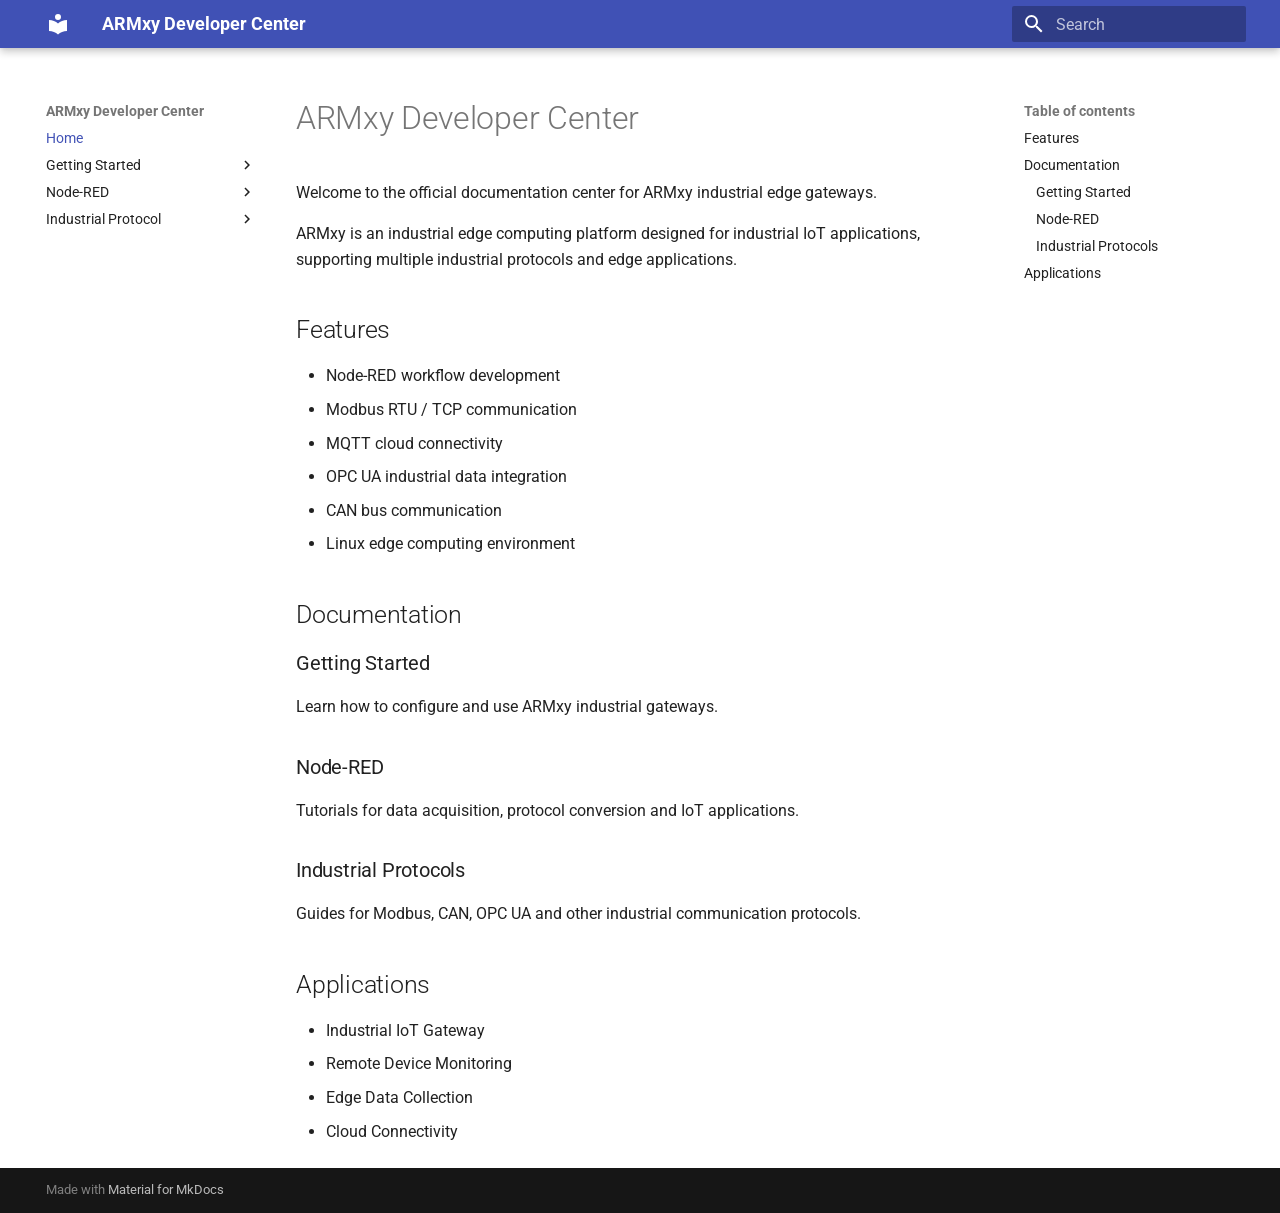
<file: index.html>
<!doctype html>
<html lang="en" class="no-js">
  <head>
    
      <meta charset="utf-8">
      <meta name="viewport" content="width=device-width,initial-scale=1">
      
        <meta name="description" content="Official documentation for ARMxy industrial edge gateways">
      
      
      
      
      
        <link rel="next" href="getting-started/introduction/">
      
      
        
      
      
      <link rel="icon" href="assets/images/favicon.png">
      <meta name="generator" content="mkdocs-1.6.1, mkdocs-material-9.7.6">
    
    
      
        <title>ARMxy Developer Center</title>
      
    
    
      <link rel="stylesheet" href="assets/stylesheets/main.484c7ddc.min.css">
      
      


    
    
      
    
    
      
        
        
        <link rel="preconnect" href="https://fonts.gstatic.com" crossorigin>
        <link rel="stylesheet" href="https://fonts.googleapis.com/css?family=Roboto:300,300i,400,400i,700,700i%7CRoboto+Mono:400,400i,700,700i&display=fallback">
        <style>:root{--md-text-font:"Roboto";--md-code-font:"Roboto Mono"}</style>
      
    
    
    <script>__md_scope=new URL(".",location),__md_hash=e=>[...e].reduce(((e,_)=>(e<<5)-e+_.charCodeAt(0)),0),__md_get=(e,_=localStorage,t=__md_scope)=>JSON.parse(_.getItem(t.pathname+"."+e)),__md_set=(e,_,t=localStorage,a=__md_scope)=>{try{t.setItem(a.pathname+"."+e,JSON.stringify(_))}catch(e){}}</script>
    
      

    
    
  </head>
  
  
    <body dir="ltr">
  
    
    <input class="md-toggle" data-md-toggle="drawer" type="checkbox" id="__drawer" autocomplete="off">
    <input class="md-toggle" data-md-toggle="search" type="checkbox" id="__search" autocomplete="off">
    <label class="md-overlay" for="__drawer"></label>
    <div data-md-component="skip">
      
        
        <a href="#armxy-developer-center" class="md-skip">
          Skip to content
        </a>
      
    </div>
    <div data-md-component="announce">
      
    </div>
    
    
      

  

<header class="md-header md-header--shadow" data-md-component="header">
  <nav class="md-header__inner md-grid" aria-label="Header">
    <a href="." title="ARMxy Developer Center" class="md-header__button md-logo" aria-label="ARMxy Developer Center" data-md-component="logo">
      
  
  <svg xmlns="http://www.w3.org/2000/svg" viewBox="0 0 24 24"><path d="M12 8a3 3 0 0 0 3-3 3 3 0 0 0-3-3 3 3 0 0 0-3 3 3 3 0 0 0 3 3m0 3.54C9.64 9.35 6.5 8 3 8v11c3.5 0 6.64 1.35 9 3.54 2.36-2.19 5.5-3.54 9-3.54V8c-3.5 0-6.64 1.35-9 3.54"/></svg>

    </a>
    <label class="md-header__button md-icon" for="__drawer">
      
      <svg xmlns="http://www.w3.org/2000/svg" viewBox="0 0 24 24"><path d="M3 6h18v2H3zm0 5h18v2H3zm0 5h18v2H3z"/></svg>
    </label>
    <div class="md-header__title" data-md-component="header-title">
      <div class="md-header__ellipsis">
        <div class="md-header__topic">
          <span class="md-ellipsis">
            ARMxy Developer Center
          </span>
        </div>
        <div class="md-header__topic" data-md-component="header-topic">
          <span class="md-ellipsis">
            
              Home
            
          </span>
        </div>
      </div>
    </div>
    
    
      <script>var palette=__md_get("__palette");if(palette&&palette.color){if("(prefers-color-scheme)"===palette.color.media){var media=matchMedia("(prefers-color-scheme: light)"),input=document.querySelector(media.matches?"[data-md-color-media='(prefers-color-scheme: light)']":"[data-md-color-media='(prefers-color-scheme: dark)']");palette.color.media=input.getAttribute("data-md-color-media"),palette.color.scheme=input.getAttribute("data-md-color-scheme"),palette.color.primary=input.getAttribute("data-md-color-primary"),palette.color.accent=input.getAttribute("data-md-color-accent")}for(var[key,value]of Object.entries(palette.color))document.body.setAttribute("data-md-color-"+key,value)}</script>
    
    
    
      
      
        <label class="md-header__button md-icon" for="__search">
          
          <svg xmlns="http://www.w3.org/2000/svg" viewBox="0 0 24 24"><path d="M9.5 3A6.5 6.5 0 0 1 16 9.5c0 1.61-.59 3.09-1.56 4.23l.27.27h.79l5 5-1.5 1.5-5-5v-.79l-.27-.27A6.52 6.52 0 0 1 9.5 16 6.5 6.5 0 0 1 3 9.5 6.5 6.5 0 0 1 9.5 3m0 2C7 5 5 7 5 9.5S7 14 9.5 14 14 12 14 9.5 12 5 9.5 5"/></svg>
        </label>
        <div class="md-search" data-md-component="search" role="dialog">
  <label class="md-search__overlay" for="__search"></label>
  <div class="md-search__inner" role="search">
    <form class="md-search__form" name="search">
      <input type="text" class="md-search__input" name="query" aria-label="Search" placeholder="Search" autocapitalize="off" autocorrect="off" autocomplete="off" spellcheck="false" data-md-component="search-query" required>
      <label class="md-search__icon md-icon" for="__search">
        
        <svg xmlns="http://www.w3.org/2000/svg" viewBox="0 0 24 24"><path d="M9.5 3A6.5 6.5 0 0 1 16 9.5c0 1.61-.59 3.09-1.56 4.23l.27.27h.79l5 5-1.5 1.5-5-5v-.79l-.27-.27A6.52 6.52 0 0 1 9.5 16 6.5 6.5 0 0 1 3 9.5 6.5 6.5 0 0 1 9.5 3m0 2C7 5 5 7 5 9.5S7 14 9.5 14 14 12 14 9.5 12 5 9.5 5"/></svg>
        
        <svg xmlns="http://www.w3.org/2000/svg" viewBox="0 0 24 24"><path d="M20 11v2H8l5.5 5.5-1.42 1.42L4.16 12l7.92-7.92L13.5 5.5 8 11z"/></svg>
      </label>
      <nav class="md-search__options" aria-label="Search">
        
        <button type="reset" class="md-search__icon md-icon" title="Clear" aria-label="Clear" tabindex="-1">
          
          <svg xmlns="http://www.w3.org/2000/svg" viewBox="0 0 24 24"><path d="M19 6.41 17.59 5 12 10.59 6.41 5 5 6.41 10.59 12 5 17.59 6.41 19 12 13.41 17.59 19 19 17.59 13.41 12z"/></svg>
        </button>
      </nav>
      
    </form>
    <div class="md-search__output">
      <div class="md-search__scrollwrap" tabindex="0" data-md-scrollfix>
        <div class="md-search-result" data-md-component="search-result">
          <div class="md-search-result__meta">
            Initializing search
          </div>
          <ol class="md-search-result__list" role="presentation"></ol>
        </div>
      </div>
    </div>
  </div>
</div>
      
    
    
  </nav>
  
</header>
    
    <div class="md-container" data-md-component="container">
      
      
        
          
        
      
      <main class="md-main" data-md-component="main">
        <div class="md-main__inner md-grid">
          
            
              
              <div class="md-sidebar md-sidebar--primary" data-md-component="sidebar" data-md-type="navigation" >
                <div class="md-sidebar__scrollwrap">
                  <div class="md-sidebar__inner">
                    



<nav class="md-nav md-nav--primary" aria-label="Navigation" data-md-level="0">
  <label class="md-nav__title" for="__drawer">
    <a href="." title="ARMxy Developer Center" class="md-nav__button md-logo" aria-label="ARMxy Developer Center" data-md-component="logo">
      
  
  <svg xmlns="http://www.w3.org/2000/svg" viewBox="0 0 24 24"><path d="M12 8a3 3 0 0 0 3-3 3 3 0 0 0-3-3 3 3 0 0 0-3 3 3 3 0 0 0 3 3m0 3.54C9.64 9.35 6.5 8 3 8v11c3.5 0 6.64 1.35 9 3.54 2.36-2.19 5.5-3.54 9-3.54V8c-3.5 0-6.64 1.35-9 3.54"/></svg>

    </a>
    ARMxy Developer Center
  </label>
  
  <ul class="md-nav__list" data-md-scrollfix>
    
      
      
  
  
    
  
  
  
    <li class="md-nav__item md-nav__item--active">
      
      <input class="md-nav__toggle md-toggle" type="checkbox" id="__toc">
      
      
        
      
      
        <label class="md-nav__link md-nav__link--active" for="__toc">
          
  
  
  <span class="md-ellipsis">
    
  
    Home
  

    
  </span>
  
  

          <span class="md-nav__icon md-icon"></span>
        </label>
      
      <a href="." class="md-nav__link md-nav__link--active">
        
  
  
  <span class="md-ellipsis">
    
  
    Home
  

    
  </span>
  
  

      </a>
      
        

<nav class="md-nav md-nav--secondary" aria-label="Table of contents">
  
  
  
    
  
  
    <label class="md-nav__title" for="__toc">
      <span class="md-nav__icon md-icon"></span>
      Table of contents
    </label>
    <ul class="md-nav__list" data-md-component="toc" data-md-scrollfix>
      
        <li class="md-nav__item">
  <a href="#features" class="md-nav__link">
    <span class="md-ellipsis">
      
        Features
      
    </span>
  </a>
  
</li>
      
        <li class="md-nav__item">
  <a href="#documentation" class="md-nav__link">
    <span class="md-ellipsis">
      
        Documentation
      
    </span>
  </a>
  
    <nav class="md-nav" aria-label="Documentation">
      <ul class="md-nav__list">
        
          <li class="md-nav__item">
  <a href="#getting-started" class="md-nav__link">
    <span class="md-ellipsis">
      
        Getting Started
      
    </span>
  </a>
  
</li>
        
          <li class="md-nav__item">
  <a href="#node-red" class="md-nav__link">
    <span class="md-ellipsis">
      
        Node-RED
      
    </span>
  </a>
  
</li>
        
          <li class="md-nav__item">
  <a href="#industrial-protocols" class="md-nav__link">
    <span class="md-ellipsis">
      
        Industrial Protocols
      
    </span>
  </a>
  
</li>
        
      </ul>
    </nav>
  
</li>
      
        <li class="md-nav__item">
  <a href="#applications" class="md-nav__link">
    <span class="md-ellipsis">
      
        Applications
      
    </span>
  </a>
  
</li>
      
    </ul>
  
</nav>
      
    </li>
  

    
      
      
  
  
  
  
    
    
    
    
    
    <li class="md-nav__item md-nav__item--nested">
      
        
        
        <input class="md-nav__toggle md-toggle " type="checkbox" id="__nav_2" >
        
          
          <label class="md-nav__link" for="__nav_2" id="__nav_2_label" tabindex="0">
            
  
  
  <span class="md-ellipsis">
    
  
    Getting Started
  

    
  </span>
  
  

            <span class="md-nav__icon md-icon"></span>
          </label>
        
        <nav class="md-nav" data-md-level="1" aria-labelledby="__nav_2_label" aria-expanded="false">
          <label class="md-nav__title" for="__nav_2">
            <span class="md-nav__icon md-icon"></span>
            
  
    Getting Started
  

          </label>
          <ul class="md-nav__list" data-md-scrollfix>
            
              
                
  
  
  
  
    <li class="md-nav__item">
      <a href="getting-started/introduction/" class="md-nav__link">
        
  
  
  <span class="md-ellipsis">
    
  
    Introduction
  

    
  </span>
  
  

      </a>
    </li>
  

              
            
          </ul>
        </nav>
      
    </li>
  

    
      
      
  
  
  
  
    
    
    
    
    
    <li class="md-nav__item md-nav__item--nested">
      
        
        
        <input class="md-nav__toggle md-toggle " type="checkbox" id="__nav_3" >
        
          
          <label class="md-nav__link" for="__nav_3" id="__nav_3_label" tabindex="0">
            
  
  
  <span class="md-ellipsis">
    
  
    Node-RED
  

    
  </span>
  
  

            <span class="md-nav__icon md-icon"></span>
          </label>
        
        <nav class="md-nav" data-md-level="1" aria-labelledby="__nav_3_label" aria-expanded="false">
          <label class="md-nav__title" for="__nav_3">
            <span class="md-nav__icon md-icon"></span>
            
  
    Node-RED
  

          </label>
          <ul class="md-nav__list" data-md-scrollfix>
            
              
                
  
  
  
  
    <li class="md-nav__item">
      <a href="node-red/overview/" class="md-nav__link">
        
  
  
  <span class="md-ellipsis">
    
  
    Overview
  

    
  </span>
  
  

      </a>
    </li>
  

              
            
          </ul>
        </nav>
      
    </li>
  

    
      
      
  
  
  
  
    
    
    
    
    
    <li class="md-nav__item md-nav__item--nested">
      
        
        
        <input class="md-nav__toggle md-toggle " type="checkbox" id="__nav_4" >
        
          
          <label class="md-nav__link" for="__nav_4" id="__nav_4_label" tabindex="0">
            
  
  
  <span class="md-ellipsis">
    
  
    Industrial Protocol
  

    
  </span>
  
  

            <span class="md-nav__icon md-icon"></span>
          </label>
        
        <nav class="md-nav" data-md-level="1" aria-labelledby="__nav_4_label" aria-expanded="false">
          <label class="md-nav__title" for="__nav_4">
            <span class="md-nav__icon md-icon"></span>
            
  
    Industrial Protocol
  

          </label>
          <ul class="md-nav__list" data-md-scrollfix>
            
              
                
  
  
  
  
    <li class="md-nav__item">
      <a href="protocol/modbus/" class="md-nav__link">
        
  
  
  <span class="md-ellipsis">
    
  
    Modbus
  

    
  </span>
  
  

      </a>
    </li>
  

              
            
          </ul>
        </nav>
      
    </li>
  

    
  </ul>
</nav>
                  </div>
                </div>
              </div>
            
            
              
              <div class="md-sidebar md-sidebar--secondary" data-md-component="sidebar" data-md-type="toc" >
                <div class="md-sidebar__scrollwrap">
                  <div class="md-sidebar__inner">
                    

<nav class="md-nav md-nav--secondary" aria-label="Table of contents">
  
  
  
    
  
  
    <label class="md-nav__title" for="__toc">
      <span class="md-nav__icon md-icon"></span>
      Table of contents
    </label>
    <ul class="md-nav__list" data-md-component="toc" data-md-scrollfix>
      
        <li class="md-nav__item">
  <a href="#features" class="md-nav__link">
    <span class="md-ellipsis">
      
        Features
      
    </span>
  </a>
  
</li>
      
        <li class="md-nav__item">
  <a href="#documentation" class="md-nav__link">
    <span class="md-ellipsis">
      
        Documentation
      
    </span>
  </a>
  
    <nav class="md-nav" aria-label="Documentation">
      <ul class="md-nav__list">
        
          <li class="md-nav__item">
  <a href="#getting-started" class="md-nav__link">
    <span class="md-ellipsis">
      
        Getting Started
      
    </span>
  </a>
  
</li>
        
          <li class="md-nav__item">
  <a href="#node-red" class="md-nav__link">
    <span class="md-ellipsis">
      
        Node-RED
      
    </span>
  </a>
  
</li>
        
          <li class="md-nav__item">
  <a href="#industrial-protocols" class="md-nav__link">
    <span class="md-ellipsis">
      
        Industrial Protocols
      
    </span>
  </a>
  
</li>
        
      </ul>
    </nav>
  
</li>
      
        <li class="md-nav__item">
  <a href="#applications" class="md-nav__link">
    <span class="md-ellipsis">
      
        Applications
      
    </span>
  </a>
  
</li>
      
    </ul>
  
</nav>
                  </div>
                </div>
              </div>
            
          
          
            <div class="md-content" data-md-component="content">
              
              <article class="md-content__inner md-typeset">
                
                  



<h1 id="armxy-developer-center">ARMxy Developer Center</h1>
<p>Welcome to the official documentation center for ARMxy industrial edge gateways.</p>
<p>ARMxy is an industrial edge computing platform designed for industrial IoT applications, supporting multiple industrial protocols and edge applications.</p>
<h2 id="features">Features</h2>
<ul>
<li>Node-RED workflow development</li>
<li>Modbus RTU / TCP communication</li>
<li>MQTT cloud connectivity</li>
<li>OPC UA industrial data integration</li>
<li>CAN bus communication</li>
<li>Linux edge computing environment</li>
</ul>
<h2 id="documentation">Documentation</h2>
<h3 id="getting-started">Getting Started</h3>
<p>Learn how to configure and use ARMxy industrial gateways.</p>
<h3 id="node-red">Node-RED</h3>
<p>Tutorials for data acquisition, protocol conversion and IoT applications.</p>
<h3 id="industrial-protocols">Industrial Protocols</h3>
<p>Guides for Modbus, CAN, OPC UA and other industrial communication protocols.</p>
<h2 id="applications">Applications</h2>
<ul>
<li>Industrial IoT Gateway</li>
<li>Remote Device Monitoring</li>
<li>Edge Data Collection</li>
<li>Cloud Connectivity</li>
</ul>












                
              </article>
            </div>
          
          
<script>var target=document.getElementById(location.hash.slice(1));target&&target.name&&(target.checked=target.name.startsWith("__tabbed_"))</script>
        </div>
        
      </main>
      
        <footer class="md-footer">
  
  <div class="md-footer-meta md-typeset">
    <div class="md-footer-meta__inner md-grid">
      <div class="md-copyright">
  
  
    Made with
    <a href="https://squidfunk.github.io/mkdocs-material/" target="_blank" rel="noopener">
      Material for MkDocs
    </a>
  
</div>
      
    </div>
  </div>
</footer>
      
    </div>
    <div class="md-dialog" data-md-component="dialog">
      <div class="md-dialog__inner md-typeset"></div>
    </div>
    
    
    
      
      
      <script id="__config" type="application/json">{"annotate": null, "base": ".", "features": [], "search": "assets/javascripts/workers/search.2c215733.min.js", "tags": null, "translations": {"clipboard.copied": "Copied to clipboard", "clipboard.copy": "Copy to clipboard", "search.result.more.one": "1 more on this page", "search.result.more.other": "# more on this page", "search.result.none": "No matching documents", "search.result.one": "1 matching document", "search.result.other": "# matching documents", "search.result.placeholder": "Type to start searching", "search.result.term.missing": "Missing", "select.version": "Select version"}, "version": null}</script>
    
    
      <script src="assets/javascripts/bundle.79ae519e.min.js"></script>
      
    
  </body>
</html>
</file>
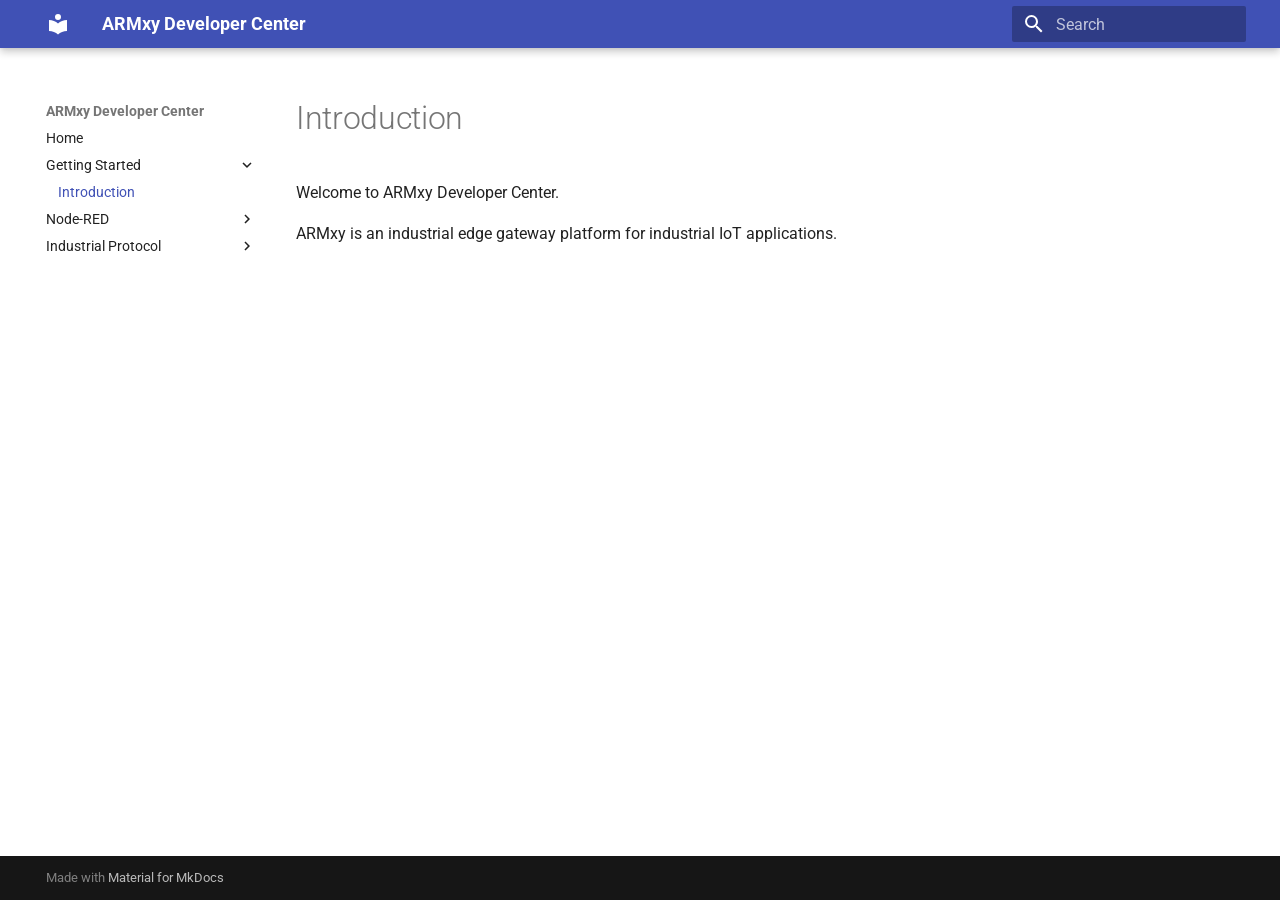
<file: getting-started/introduction/index.html>
<!doctype html>
<html lang="en" class="no-js">
  <head>
    
      <meta charset="utf-8">
      <meta name="viewport" content="width=device-width,initial-scale=1">
      
        <meta name="description" content="Official documentation for ARMxy industrial edge gateways">
      
      
      
      
        <link rel="prev" href="../..">
      
      
        <link rel="next" href="../../node-red/overview/">
      
      
        
      
      
      <link rel="icon" href="../../assets/images/favicon.png">
      <meta name="generator" content="mkdocs-1.6.1, mkdocs-material-9.7.6">
    
    
      
        <title>Introduction - ARMxy Developer Center</title>
      
    
    
      <link rel="stylesheet" href="../../assets/stylesheets/main.484c7ddc.min.css">
      
      


    
    
      
    
    
      
        
        
        <link rel="preconnect" href="https://fonts.gstatic.com" crossorigin>
        <link rel="stylesheet" href="https://fonts.googleapis.com/css?family=Roboto:300,300i,400,400i,700,700i%7CRoboto+Mono:400,400i,700,700i&display=fallback">
        <style>:root{--md-text-font:"Roboto";--md-code-font:"Roboto Mono"}</style>
      
    
    
    <script>__md_scope=new URL("../..",location),__md_hash=e=>[...e].reduce(((e,_)=>(e<<5)-e+_.charCodeAt(0)),0),__md_get=(e,_=localStorage,t=__md_scope)=>JSON.parse(_.getItem(t.pathname+"."+e)),__md_set=(e,_,t=localStorage,a=__md_scope)=>{try{t.setItem(a.pathname+"."+e,JSON.stringify(_))}catch(e){}}</script>
    
      

    
    
  </head>
  
  
    <body dir="ltr">
  
    
    <input class="md-toggle" data-md-toggle="drawer" type="checkbox" id="__drawer" autocomplete="off">
    <input class="md-toggle" data-md-toggle="search" type="checkbox" id="__search" autocomplete="off">
    <label class="md-overlay" for="__drawer"></label>
    <div data-md-component="skip">
      
        
        <a href="#introduction" class="md-skip">
          Skip to content
        </a>
      
    </div>
    <div data-md-component="announce">
      
    </div>
    
    
      

  

<header class="md-header md-header--shadow" data-md-component="header">
  <nav class="md-header__inner md-grid" aria-label="Header">
    <a href="../.." title="ARMxy Developer Center" class="md-header__button md-logo" aria-label="ARMxy Developer Center" data-md-component="logo">
      
  
  <svg xmlns="http://www.w3.org/2000/svg" viewBox="0 0 24 24"><path d="M12 8a3 3 0 0 0 3-3 3 3 0 0 0-3-3 3 3 0 0 0-3 3 3 3 0 0 0 3 3m0 3.54C9.64 9.35 6.5 8 3 8v11c3.5 0 6.64 1.35 9 3.54 2.36-2.19 5.5-3.54 9-3.54V8c-3.5 0-6.64 1.35-9 3.54"/></svg>

    </a>
    <label class="md-header__button md-icon" for="__drawer">
      
      <svg xmlns="http://www.w3.org/2000/svg" viewBox="0 0 24 24"><path d="M3 6h18v2H3zm0 5h18v2H3zm0 5h18v2H3z"/></svg>
    </label>
    <div class="md-header__title" data-md-component="header-title">
      <div class="md-header__ellipsis">
        <div class="md-header__topic">
          <span class="md-ellipsis">
            ARMxy Developer Center
          </span>
        </div>
        <div class="md-header__topic" data-md-component="header-topic">
          <span class="md-ellipsis">
            
              Introduction
            
          </span>
        </div>
      </div>
    </div>
    
    
      <script>var palette=__md_get("__palette");if(palette&&palette.color){if("(prefers-color-scheme)"===palette.color.media){var media=matchMedia("(prefers-color-scheme: light)"),input=document.querySelector(media.matches?"[data-md-color-media='(prefers-color-scheme: light)']":"[data-md-color-media='(prefers-color-scheme: dark)']");palette.color.media=input.getAttribute("data-md-color-media"),palette.color.scheme=input.getAttribute("data-md-color-scheme"),palette.color.primary=input.getAttribute("data-md-color-primary"),palette.color.accent=input.getAttribute("data-md-color-accent")}for(var[key,value]of Object.entries(palette.color))document.body.setAttribute("data-md-color-"+key,value)}</script>
    
    
    
      
      
        <label class="md-header__button md-icon" for="__search">
          
          <svg xmlns="http://www.w3.org/2000/svg" viewBox="0 0 24 24"><path d="M9.5 3A6.5 6.5 0 0 1 16 9.5c0 1.61-.59 3.09-1.56 4.23l.27.27h.79l5 5-1.5 1.5-5-5v-.79l-.27-.27A6.52 6.52 0 0 1 9.5 16 6.5 6.5 0 0 1 3 9.5 6.5 6.5 0 0 1 9.5 3m0 2C7 5 5 7 5 9.5S7 14 9.5 14 14 12 14 9.5 12 5 9.5 5"/></svg>
        </label>
        <div class="md-search" data-md-component="search" role="dialog">
  <label class="md-search__overlay" for="__search"></label>
  <div class="md-search__inner" role="search">
    <form class="md-search__form" name="search">
      <input type="text" class="md-search__input" name="query" aria-label="Search" placeholder="Search" autocapitalize="off" autocorrect="off" autocomplete="off" spellcheck="false" data-md-component="search-query" required>
      <label class="md-search__icon md-icon" for="__search">
        
        <svg xmlns="http://www.w3.org/2000/svg" viewBox="0 0 24 24"><path d="M9.5 3A6.5 6.5 0 0 1 16 9.5c0 1.61-.59 3.09-1.56 4.23l.27.27h.79l5 5-1.5 1.5-5-5v-.79l-.27-.27A6.52 6.52 0 0 1 9.5 16 6.5 6.5 0 0 1 3 9.5 6.5 6.5 0 0 1 9.5 3m0 2C7 5 5 7 5 9.5S7 14 9.5 14 14 12 14 9.5 12 5 9.5 5"/></svg>
        
        <svg xmlns="http://www.w3.org/2000/svg" viewBox="0 0 24 24"><path d="M20 11v2H8l5.5 5.5-1.42 1.42L4.16 12l7.92-7.92L13.5 5.5 8 11z"/></svg>
      </label>
      <nav class="md-search__options" aria-label="Search">
        
        <button type="reset" class="md-search__icon md-icon" title="Clear" aria-label="Clear" tabindex="-1">
          
          <svg xmlns="http://www.w3.org/2000/svg" viewBox="0 0 24 24"><path d="M19 6.41 17.59 5 12 10.59 6.41 5 5 6.41 10.59 12 5 17.59 6.41 19 12 13.41 17.59 19 19 17.59 13.41 12z"/></svg>
        </button>
      </nav>
      
    </form>
    <div class="md-search__output">
      <div class="md-search__scrollwrap" tabindex="0" data-md-scrollfix>
        <div class="md-search-result" data-md-component="search-result">
          <div class="md-search-result__meta">
            Initializing search
          </div>
          <ol class="md-search-result__list" role="presentation"></ol>
        </div>
      </div>
    </div>
  </div>
</div>
      
    
    
  </nav>
  
</header>
    
    <div class="md-container" data-md-component="container">
      
      
        
          
        
      
      <main class="md-main" data-md-component="main">
        <div class="md-main__inner md-grid">
          
            
              
              <div class="md-sidebar md-sidebar--primary" data-md-component="sidebar" data-md-type="navigation" >
                <div class="md-sidebar__scrollwrap">
                  <div class="md-sidebar__inner">
                    



<nav class="md-nav md-nav--primary" aria-label="Navigation" data-md-level="0">
  <label class="md-nav__title" for="__drawer">
    <a href="../.." title="ARMxy Developer Center" class="md-nav__button md-logo" aria-label="ARMxy Developer Center" data-md-component="logo">
      
  
  <svg xmlns="http://www.w3.org/2000/svg" viewBox="0 0 24 24"><path d="M12 8a3 3 0 0 0 3-3 3 3 0 0 0-3-3 3 3 0 0 0-3 3 3 3 0 0 0 3 3m0 3.54C9.64 9.35 6.5 8 3 8v11c3.5 0 6.64 1.35 9 3.54 2.36-2.19 5.5-3.54 9-3.54V8c-3.5 0-6.64 1.35-9 3.54"/></svg>

    </a>
    ARMxy Developer Center
  </label>
  
  <ul class="md-nav__list" data-md-scrollfix>
    
      
      
  
  
  
  
    <li class="md-nav__item">
      <a href="../.." class="md-nav__link">
        
  
  
  <span class="md-ellipsis">
    
  
    Home
  

    
  </span>
  
  

      </a>
    </li>
  

    
      
      
  
  
    
  
  
  
    
    
    
    
    
    <li class="md-nav__item md-nav__item--active md-nav__item--nested">
      
        
        
        <input class="md-nav__toggle md-toggle " type="checkbox" id="__nav_2" checked>
        
          
          <label class="md-nav__link" for="__nav_2" id="__nav_2_label" tabindex="0">
            
  
  
  <span class="md-ellipsis">
    
  
    Getting Started
  

    
  </span>
  
  

            <span class="md-nav__icon md-icon"></span>
          </label>
        
        <nav class="md-nav" data-md-level="1" aria-labelledby="__nav_2_label" aria-expanded="true">
          <label class="md-nav__title" for="__nav_2">
            <span class="md-nav__icon md-icon"></span>
            
  
    Getting Started
  

          </label>
          <ul class="md-nav__list" data-md-scrollfix>
            
              
                
  
  
    
  
  
  
    <li class="md-nav__item md-nav__item--active">
      
      <input class="md-nav__toggle md-toggle" type="checkbox" id="__toc">
      
      
        
      
      
      <a href="./" class="md-nav__link md-nav__link--active">
        
  
  
  <span class="md-ellipsis">
    
  
    Introduction
  

    
  </span>
  
  

      </a>
      
    </li>
  

              
            
          </ul>
        </nav>
      
    </li>
  

    
      
      
  
  
  
  
    
    
    
    
    
    <li class="md-nav__item md-nav__item--nested">
      
        
        
        <input class="md-nav__toggle md-toggle " type="checkbox" id="__nav_3" >
        
          
          <label class="md-nav__link" for="__nav_3" id="__nav_3_label" tabindex="0">
            
  
  
  <span class="md-ellipsis">
    
  
    Node-RED
  

    
  </span>
  
  

            <span class="md-nav__icon md-icon"></span>
          </label>
        
        <nav class="md-nav" data-md-level="1" aria-labelledby="__nav_3_label" aria-expanded="false">
          <label class="md-nav__title" for="__nav_3">
            <span class="md-nav__icon md-icon"></span>
            
  
    Node-RED
  

          </label>
          <ul class="md-nav__list" data-md-scrollfix>
            
              
                
  
  
  
  
    <li class="md-nav__item">
      <a href="../../node-red/overview/" class="md-nav__link">
        
  
  
  <span class="md-ellipsis">
    
  
    Overview
  

    
  </span>
  
  

      </a>
    </li>
  

              
            
          </ul>
        </nav>
      
    </li>
  

    
      
      
  
  
  
  
    
    
    
    
    
    <li class="md-nav__item md-nav__item--nested">
      
        
        
        <input class="md-nav__toggle md-toggle " type="checkbox" id="__nav_4" >
        
          
          <label class="md-nav__link" for="__nav_4" id="__nav_4_label" tabindex="0">
            
  
  
  <span class="md-ellipsis">
    
  
    Industrial Protocol
  

    
  </span>
  
  

            <span class="md-nav__icon md-icon"></span>
          </label>
        
        <nav class="md-nav" data-md-level="1" aria-labelledby="__nav_4_label" aria-expanded="false">
          <label class="md-nav__title" for="__nav_4">
            <span class="md-nav__icon md-icon"></span>
            
  
    Industrial Protocol
  

          </label>
          <ul class="md-nav__list" data-md-scrollfix>
            
              
                
  
  
  
  
    <li class="md-nav__item">
      <a href="../../protocol/modbus/" class="md-nav__link">
        
  
  
  <span class="md-ellipsis">
    
  
    Modbus
  

    
  </span>
  
  

      </a>
    </li>
  

              
            
          </ul>
        </nav>
      
    </li>
  

    
  </ul>
</nav>
                  </div>
                </div>
              </div>
            
            
              
              <div class="md-sidebar md-sidebar--secondary" data-md-component="sidebar" data-md-type="toc" >
                <div class="md-sidebar__scrollwrap">
                  <div class="md-sidebar__inner">
                    

<nav class="md-nav md-nav--secondary" aria-label="Table of contents">
  
  
  
    
  
  
</nav>
                  </div>
                </div>
              </div>
            
          
          
            <div class="md-content" data-md-component="content">
              
              <article class="md-content__inner md-typeset">
                
                  



<h1 id="introduction">Introduction</h1>
<p>Welcome to ARMxy Developer Center.</p>
<p>ARMxy is an industrial edge gateway platform for industrial IoT applications.</p>












                
              </article>
            </div>
          
          
<script>var target=document.getElementById(location.hash.slice(1));target&&target.name&&(target.checked=target.name.startsWith("__tabbed_"))</script>
        </div>
        
      </main>
      
        <footer class="md-footer">
  
  <div class="md-footer-meta md-typeset">
    <div class="md-footer-meta__inner md-grid">
      <div class="md-copyright">
  
  
    Made with
    <a href="https://squidfunk.github.io/mkdocs-material/" target="_blank" rel="noopener">
      Material for MkDocs
    </a>
  
</div>
      
    </div>
  </div>
</footer>
      
    </div>
    <div class="md-dialog" data-md-component="dialog">
      <div class="md-dialog__inner md-typeset"></div>
    </div>
    
    
    
      
      
      <script id="__config" type="application/json">{"annotate": null, "base": "../..", "features": [], "search": "../../assets/javascripts/workers/search.2c215733.min.js", "tags": null, "translations": {"clipboard.copied": "Copied to clipboard", "clipboard.copy": "Copy to clipboard", "search.result.more.one": "1 more on this page", "search.result.more.other": "# more on this page", "search.result.none": "No matching documents", "search.result.one": "1 matching document", "search.result.other": "# matching documents", "search.result.placeholder": "Type to start searching", "search.result.term.missing": "Missing", "select.version": "Select version"}, "version": null}</script>
    
    
      <script src="../../assets/javascripts/bundle.79ae519e.min.js"></script>
      
    
  </body>
</html>
</file>
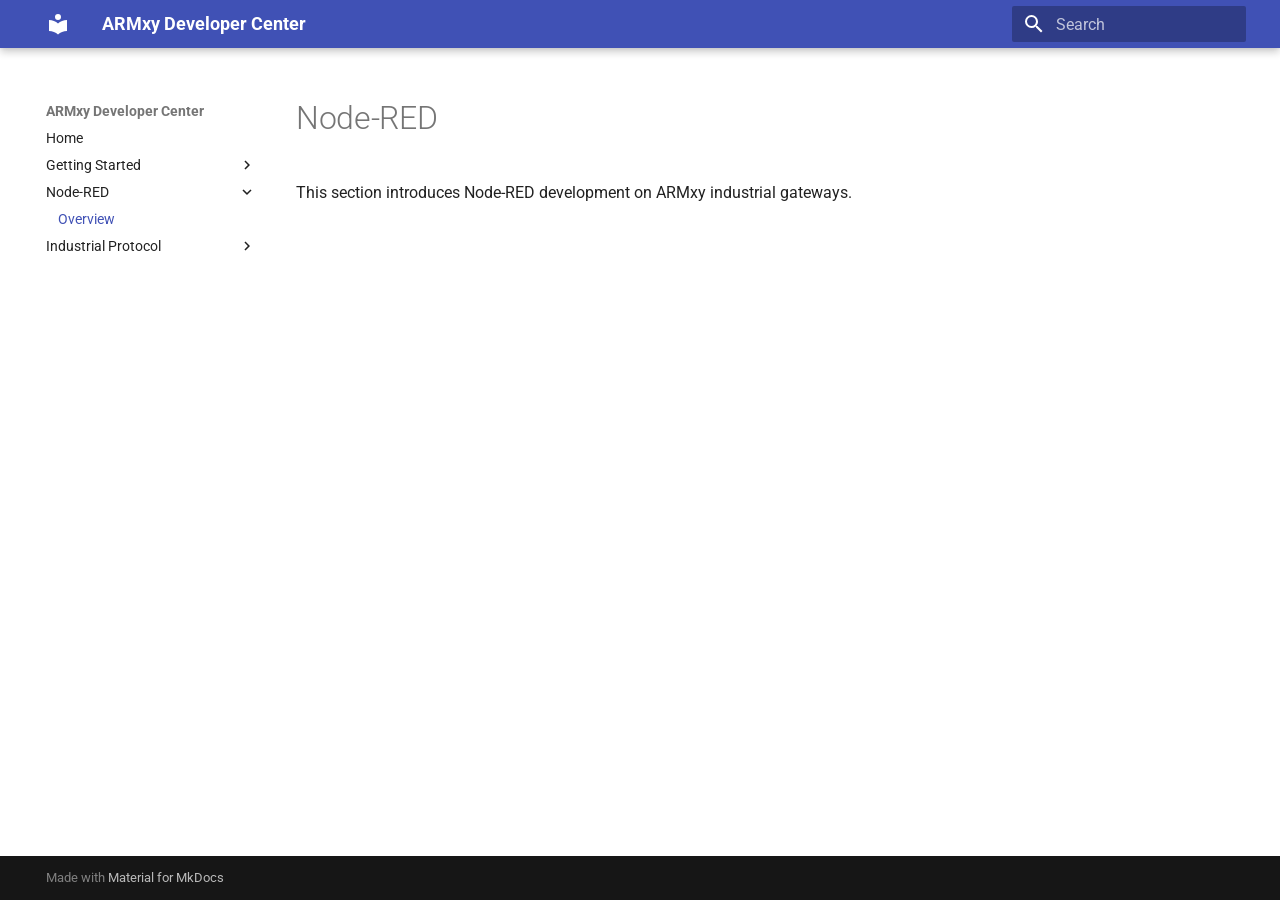
<file: node-red/overview/index.html>
<!doctype html>
<html lang="en" class="no-js">
  <head>
    
      <meta charset="utf-8">
      <meta name="viewport" content="width=device-width,initial-scale=1">
      
        <meta name="description" content="Official documentation for ARMxy industrial edge gateways">
      
      
      
      
        <link rel="prev" href="../../getting-started/introduction/">
      
      
        <link rel="next" href="../../protocol/modbus/">
      
      
        
      
      
      <link rel="icon" href="../../assets/images/favicon.png">
      <meta name="generator" content="mkdocs-1.6.1, mkdocs-material-9.7.6">
    
    
      
        <title>Overview - ARMxy Developer Center</title>
      
    
    
      <link rel="stylesheet" href="../../assets/stylesheets/main.484c7ddc.min.css">
      
      


    
    
      
    
    
      
        
        
        <link rel="preconnect" href="https://fonts.gstatic.com" crossorigin>
        <link rel="stylesheet" href="https://fonts.googleapis.com/css?family=Roboto:300,300i,400,400i,700,700i%7CRoboto+Mono:400,400i,700,700i&display=fallback">
        <style>:root{--md-text-font:"Roboto";--md-code-font:"Roboto Mono"}</style>
      
    
    
    <script>__md_scope=new URL("../..",location),__md_hash=e=>[...e].reduce(((e,_)=>(e<<5)-e+_.charCodeAt(0)),0),__md_get=(e,_=localStorage,t=__md_scope)=>JSON.parse(_.getItem(t.pathname+"."+e)),__md_set=(e,_,t=localStorage,a=__md_scope)=>{try{t.setItem(a.pathname+"."+e,JSON.stringify(_))}catch(e){}}</script>
    
      

    
    
  </head>
  
  
    <body dir="ltr">
  
    
    <input class="md-toggle" data-md-toggle="drawer" type="checkbox" id="__drawer" autocomplete="off">
    <input class="md-toggle" data-md-toggle="search" type="checkbox" id="__search" autocomplete="off">
    <label class="md-overlay" for="__drawer"></label>
    <div data-md-component="skip">
      
        
        <a href="#node-red" class="md-skip">
          Skip to content
        </a>
      
    </div>
    <div data-md-component="announce">
      
    </div>
    
    
      

  

<header class="md-header md-header--shadow" data-md-component="header">
  <nav class="md-header__inner md-grid" aria-label="Header">
    <a href="../.." title="ARMxy Developer Center" class="md-header__button md-logo" aria-label="ARMxy Developer Center" data-md-component="logo">
      
  
  <svg xmlns="http://www.w3.org/2000/svg" viewBox="0 0 24 24"><path d="M12 8a3 3 0 0 0 3-3 3 3 0 0 0-3-3 3 3 0 0 0-3 3 3 3 0 0 0 3 3m0 3.54C9.64 9.35 6.5 8 3 8v11c3.5 0 6.64 1.35 9 3.54 2.36-2.19 5.5-3.54 9-3.54V8c-3.5 0-6.64 1.35-9 3.54"/></svg>

    </a>
    <label class="md-header__button md-icon" for="__drawer">
      
      <svg xmlns="http://www.w3.org/2000/svg" viewBox="0 0 24 24"><path d="M3 6h18v2H3zm0 5h18v2H3zm0 5h18v2H3z"/></svg>
    </label>
    <div class="md-header__title" data-md-component="header-title">
      <div class="md-header__ellipsis">
        <div class="md-header__topic">
          <span class="md-ellipsis">
            ARMxy Developer Center
          </span>
        </div>
        <div class="md-header__topic" data-md-component="header-topic">
          <span class="md-ellipsis">
            
              Overview
            
          </span>
        </div>
      </div>
    </div>
    
    
      <script>var palette=__md_get("__palette");if(palette&&palette.color){if("(prefers-color-scheme)"===palette.color.media){var media=matchMedia("(prefers-color-scheme: light)"),input=document.querySelector(media.matches?"[data-md-color-media='(prefers-color-scheme: light)']":"[data-md-color-media='(prefers-color-scheme: dark)']");palette.color.media=input.getAttribute("data-md-color-media"),palette.color.scheme=input.getAttribute("data-md-color-scheme"),palette.color.primary=input.getAttribute("data-md-color-primary"),palette.color.accent=input.getAttribute("data-md-color-accent")}for(var[key,value]of Object.entries(palette.color))document.body.setAttribute("data-md-color-"+key,value)}</script>
    
    
    
      
      
        <label class="md-header__button md-icon" for="__search">
          
          <svg xmlns="http://www.w3.org/2000/svg" viewBox="0 0 24 24"><path d="M9.5 3A6.5 6.5 0 0 1 16 9.5c0 1.61-.59 3.09-1.56 4.23l.27.27h.79l5 5-1.5 1.5-5-5v-.79l-.27-.27A6.52 6.52 0 0 1 9.5 16 6.5 6.5 0 0 1 3 9.5 6.5 6.5 0 0 1 9.5 3m0 2C7 5 5 7 5 9.5S7 14 9.5 14 14 12 14 9.5 12 5 9.5 5"/></svg>
        </label>
        <div class="md-search" data-md-component="search" role="dialog">
  <label class="md-search__overlay" for="__search"></label>
  <div class="md-search__inner" role="search">
    <form class="md-search__form" name="search">
      <input type="text" class="md-search__input" name="query" aria-label="Search" placeholder="Search" autocapitalize="off" autocorrect="off" autocomplete="off" spellcheck="false" data-md-component="search-query" required>
      <label class="md-search__icon md-icon" for="__search">
        
        <svg xmlns="http://www.w3.org/2000/svg" viewBox="0 0 24 24"><path d="M9.5 3A6.5 6.5 0 0 1 16 9.5c0 1.61-.59 3.09-1.56 4.23l.27.27h.79l5 5-1.5 1.5-5-5v-.79l-.27-.27A6.52 6.52 0 0 1 9.5 16 6.5 6.5 0 0 1 3 9.5 6.5 6.5 0 0 1 9.5 3m0 2C7 5 5 7 5 9.5S7 14 9.5 14 14 12 14 9.5 12 5 9.5 5"/></svg>
        
        <svg xmlns="http://www.w3.org/2000/svg" viewBox="0 0 24 24"><path d="M20 11v2H8l5.5 5.5-1.42 1.42L4.16 12l7.92-7.92L13.5 5.5 8 11z"/></svg>
      </label>
      <nav class="md-search__options" aria-label="Search">
        
        <button type="reset" class="md-search__icon md-icon" title="Clear" aria-label="Clear" tabindex="-1">
          
          <svg xmlns="http://www.w3.org/2000/svg" viewBox="0 0 24 24"><path d="M19 6.41 17.59 5 12 10.59 6.41 5 5 6.41 10.59 12 5 17.59 6.41 19 12 13.41 17.59 19 19 17.59 13.41 12z"/></svg>
        </button>
      </nav>
      
    </form>
    <div class="md-search__output">
      <div class="md-search__scrollwrap" tabindex="0" data-md-scrollfix>
        <div class="md-search-result" data-md-component="search-result">
          <div class="md-search-result__meta">
            Initializing search
          </div>
          <ol class="md-search-result__list" role="presentation"></ol>
        </div>
      </div>
    </div>
  </div>
</div>
      
    
    
  </nav>
  
</header>
    
    <div class="md-container" data-md-component="container">
      
      
        
          
        
      
      <main class="md-main" data-md-component="main">
        <div class="md-main__inner md-grid">
          
            
              
              <div class="md-sidebar md-sidebar--primary" data-md-component="sidebar" data-md-type="navigation" >
                <div class="md-sidebar__scrollwrap">
                  <div class="md-sidebar__inner">
                    



<nav class="md-nav md-nav--primary" aria-label="Navigation" data-md-level="0">
  <label class="md-nav__title" for="__drawer">
    <a href="../.." title="ARMxy Developer Center" class="md-nav__button md-logo" aria-label="ARMxy Developer Center" data-md-component="logo">
      
  
  <svg xmlns="http://www.w3.org/2000/svg" viewBox="0 0 24 24"><path d="M12 8a3 3 0 0 0 3-3 3 3 0 0 0-3-3 3 3 0 0 0-3 3 3 3 0 0 0 3 3m0 3.54C9.64 9.35 6.5 8 3 8v11c3.5 0 6.64 1.35 9 3.54 2.36-2.19 5.5-3.54 9-3.54V8c-3.5 0-6.64 1.35-9 3.54"/></svg>

    </a>
    ARMxy Developer Center
  </label>
  
  <ul class="md-nav__list" data-md-scrollfix>
    
      
      
  
  
  
  
    <li class="md-nav__item">
      <a href="../.." class="md-nav__link">
        
  
  
  <span class="md-ellipsis">
    
  
    Home
  

    
  </span>
  
  

      </a>
    </li>
  

    
      
      
  
  
  
  
    
    
    
    
    
    <li class="md-nav__item md-nav__item--nested">
      
        
        
        <input class="md-nav__toggle md-toggle " type="checkbox" id="__nav_2" >
        
          
          <label class="md-nav__link" for="__nav_2" id="__nav_2_label" tabindex="0">
            
  
  
  <span class="md-ellipsis">
    
  
    Getting Started
  

    
  </span>
  
  

            <span class="md-nav__icon md-icon"></span>
          </label>
        
        <nav class="md-nav" data-md-level="1" aria-labelledby="__nav_2_label" aria-expanded="false">
          <label class="md-nav__title" for="__nav_2">
            <span class="md-nav__icon md-icon"></span>
            
  
    Getting Started
  

          </label>
          <ul class="md-nav__list" data-md-scrollfix>
            
              
                
  
  
  
  
    <li class="md-nav__item">
      <a href="../../getting-started/introduction/" class="md-nav__link">
        
  
  
  <span class="md-ellipsis">
    
  
    Introduction
  

    
  </span>
  
  

      </a>
    </li>
  

              
            
          </ul>
        </nav>
      
    </li>
  

    
      
      
  
  
    
  
  
  
    
    
    
    
    
    <li class="md-nav__item md-nav__item--active md-nav__item--nested">
      
        
        
        <input class="md-nav__toggle md-toggle " type="checkbox" id="__nav_3" checked>
        
          
          <label class="md-nav__link" for="__nav_3" id="__nav_3_label" tabindex="0">
            
  
  
  <span class="md-ellipsis">
    
  
    Node-RED
  

    
  </span>
  
  

            <span class="md-nav__icon md-icon"></span>
          </label>
        
        <nav class="md-nav" data-md-level="1" aria-labelledby="__nav_3_label" aria-expanded="true">
          <label class="md-nav__title" for="__nav_3">
            <span class="md-nav__icon md-icon"></span>
            
  
    Node-RED
  

          </label>
          <ul class="md-nav__list" data-md-scrollfix>
            
              
                
  
  
    
  
  
  
    <li class="md-nav__item md-nav__item--active">
      
      <input class="md-nav__toggle md-toggle" type="checkbox" id="__toc">
      
      
        
      
      
      <a href="./" class="md-nav__link md-nav__link--active">
        
  
  
  <span class="md-ellipsis">
    
  
    Overview
  

    
  </span>
  
  

      </a>
      
    </li>
  

              
            
          </ul>
        </nav>
      
    </li>
  

    
      
      
  
  
  
  
    
    
    
    
    
    <li class="md-nav__item md-nav__item--nested">
      
        
        
        <input class="md-nav__toggle md-toggle " type="checkbox" id="__nav_4" >
        
          
          <label class="md-nav__link" for="__nav_4" id="__nav_4_label" tabindex="0">
            
  
  
  <span class="md-ellipsis">
    
  
    Industrial Protocol
  

    
  </span>
  
  

            <span class="md-nav__icon md-icon"></span>
          </label>
        
        <nav class="md-nav" data-md-level="1" aria-labelledby="__nav_4_label" aria-expanded="false">
          <label class="md-nav__title" for="__nav_4">
            <span class="md-nav__icon md-icon"></span>
            
  
    Industrial Protocol
  

          </label>
          <ul class="md-nav__list" data-md-scrollfix>
            
              
                
  
  
  
  
    <li class="md-nav__item">
      <a href="../../protocol/modbus/" class="md-nav__link">
        
  
  
  <span class="md-ellipsis">
    
  
    Modbus
  

    
  </span>
  
  

      </a>
    </li>
  

              
            
          </ul>
        </nav>
      
    </li>
  

    
  </ul>
</nav>
                  </div>
                </div>
              </div>
            
            
              
              <div class="md-sidebar md-sidebar--secondary" data-md-component="sidebar" data-md-type="toc" >
                <div class="md-sidebar__scrollwrap">
                  <div class="md-sidebar__inner">
                    

<nav class="md-nav md-nav--secondary" aria-label="Table of contents">
  
  
  
    
  
  
</nav>
                  </div>
                </div>
              </div>
            
          
          
            <div class="md-content" data-md-component="content">
              
              <article class="md-content__inner md-typeset">
                
                  



<h1 id="node-red">Node-RED</h1>
<p>This section introduces Node-RED development on ARMxy industrial gateways.</p>












                
              </article>
            </div>
          
          
<script>var target=document.getElementById(location.hash.slice(1));target&&target.name&&(target.checked=target.name.startsWith("__tabbed_"))</script>
        </div>
        
      </main>
      
        <footer class="md-footer">
  
  <div class="md-footer-meta md-typeset">
    <div class="md-footer-meta__inner md-grid">
      <div class="md-copyright">
  
  
    Made with
    <a href="https://squidfunk.github.io/mkdocs-material/" target="_blank" rel="noopener">
      Material for MkDocs
    </a>
  
</div>
      
    </div>
  </div>
</footer>
      
    </div>
    <div class="md-dialog" data-md-component="dialog">
      <div class="md-dialog__inner md-typeset"></div>
    </div>
    
    
    
      
      
      <script id="__config" type="application/json">{"annotate": null, "base": "../..", "features": [], "search": "../../assets/javascripts/workers/search.2c215733.min.js", "tags": null, "translations": {"clipboard.copied": "Copied to clipboard", "clipboard.copy": "Copy to clipboard", "search.result.more.one": "1 more on this page", "search.result.more.other": "# more on this page", "search.result.none": "No matching documents", "search.result.one": "1 matching document", "search.result.other": "# matching documents", "search.result.placeholder": "Type to start searching", "search.result.term.missing": "Missing", "select.version": "Select version"}, "version": null}</script>
    
    
      <script src="../../assets/javascripts/bundle.79ae519e.min.js"></script>
      
    
  </body>
</html>
</file>
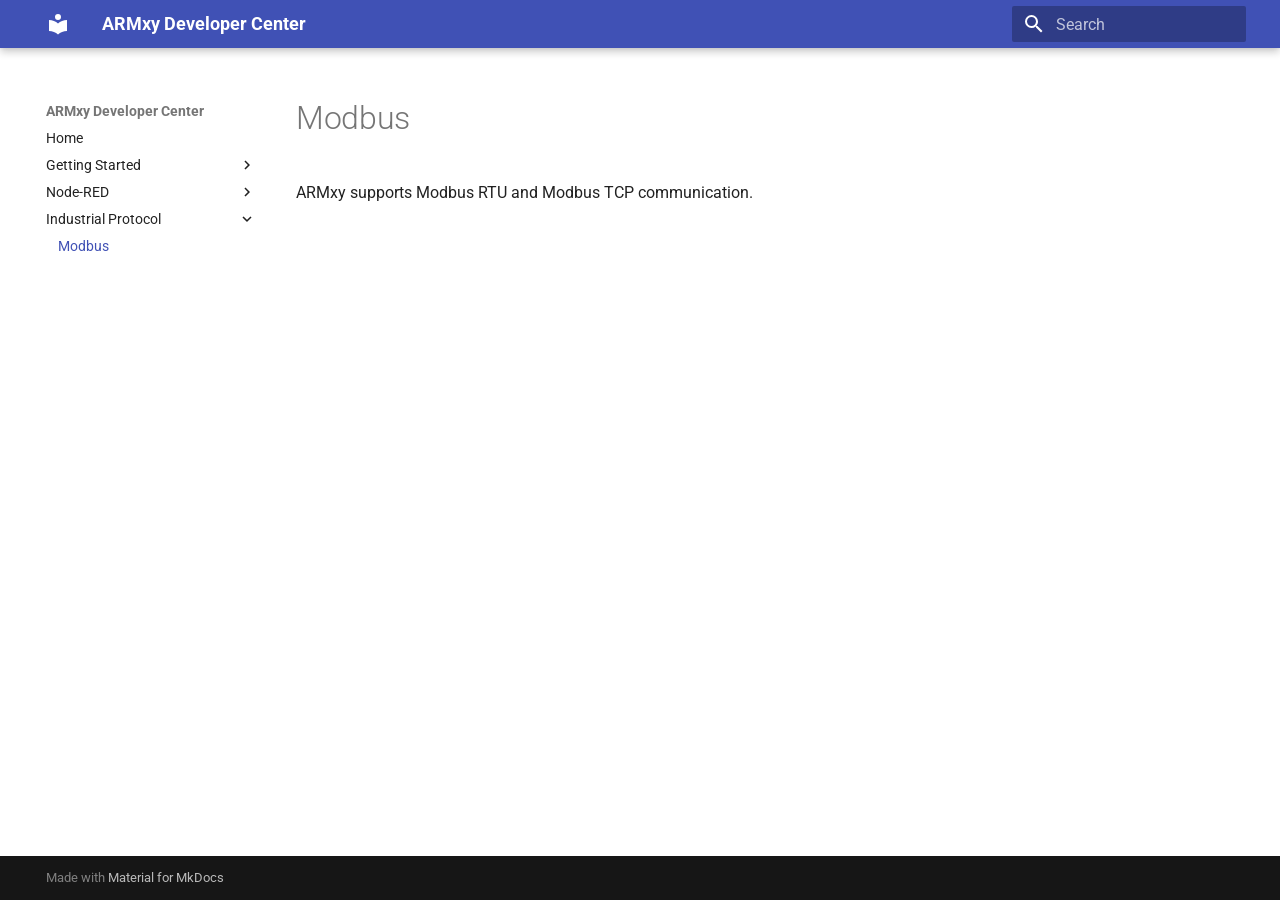
<file: protocol/modbus/index.html>
<!doctype html>
<html lang="en" class="no-js">
  <head>
    
      <meta charset="utf-8">
      <meta name="viewport" content="width=device-width,initial-scale=1">
      
        <meta name="description" content="Official documentation for ARMxy industrial edge gateways">
      
      
      
      
        <link rel="prev" href="../../node-red/overview/">
      
      
      
        
      
      
      <link rel="icon" href="../../assets/images/favicon.png">
      <meta name="generator" content="mkdocs-1.6.1, mkdocs-material-9.7.6">
    
    
      
        <title>Modbus - ARMxy Developer Center</title>
      
    
    
      <link rel="stylesheet" href="../../assets/stylesheets/main.484c7ddc.min.css">
      
      


    
    
      
    
    
      
        
        
        <link rel="preconnect" href="https://fonts.gstatic.com" crossorigin>
        <link rel="stylesheet" href="https://fonts.googleapis.com/css?family=Roboto:300,300i,400,400i,700,700i%7CRoboto+Mono:400,400i,700,700i&display=fallback">
        <style>:root{--md-text-font:"Roboto";--md-code-font:"Roboto Mono"}</style>
      
    
    
    <script>__md_scope=new URL("../..",location),__md_hash=e=>[...e].reduce(((e,_)=>(e<<5)-e+_.charCodeAt(0)),0),__md_get=(e,_=localStorage,t=__md_scope)=>JSON.parse(_.getItem(t.pathname+"."+e)),__md_set=(e,_,t=localStorage,a=__md_scope)=>{try{t.setItem(a.pathname+"."+e,JSON.stringify(_))}catch(e){}}</script>
    
      

    
    
  </head>
  
  
    <body dir="ltr">
  
    
    <input class="md-toggle" data-md-toggle="drawer" type="checkbox" id="__drawer" autocomplete="off">
    <input class="md-toggle" data-md-toggle="search" type="checkbox" id="__search" autocomplete="off">
    <label class="md-overlay" for="__drawer"></label>
    <div data-md-component="skip">
      
        
        <a href="#modbus" class="md-skip">
          Skip to content
        </a>
      
    </div>
    <div data-md-component="announce">
      
    </div>
    
    
      

  

<header class="md-header md-header--shadow" data-md-component="header">
  <nav class="md-header__inner md-grid" aria-label="Header">
    <a href="../.." title="ARMxy Developer Center" class="md-header__button md-logo" aria-label="ARMxy Developer Center" data-md-component="logo">
      
  
  <svg xmlns="http://www.w3.org/2000/svg" viewBox="0 0 24 24"><path d="M12 8a3 3 0 0 0 3-3 3 3 0 0 0-3-3 3 3 0 0 0-3 3 3 3 0 0 0 3 3m0 3.54C9.64 9.35 6.5 8 3 8v11c3.5 0 6.64 1.35 9 3.54 2.36-2.19 5.5-3.54 9-3.54V8c-3.5 0-6.64 1.35-9 3.54"/></svg>

    </a>
    <label class="md-header__button md-icon" for="__drawer">
      
      <svg xmlns="http://www.w3.org/2000/svg" viewBox="0 0 24 24"><path d="M3 6h18v2H3zm0 5h18v2H3zm0 5h18v2H3z"/></svg>
    </label>
    <div class="md-header__title" data-md-component="header-title">
      <div class="md-header__ellipsis">
        <div class="md-header__topic">
          <span class="md-ellipsis">
            ARMxy Developer Center
          </span>
        </div>
        <div class="md-header__topic" data-md-component="header-topic">
          <span class="md-ellipsis">
            
              Modbus
            
          </span>
        </div>
      </div>
    </div>
    
    
      <script>var palette=__md_get("__palette");if(palette&&palette.color){if("(prefers-color-scheme)"===palette.color.media){var media=matchMedia("(prefers-color-scheme: light)"),input=document.querySelector(media.matches?"[data-md-color-media='(prefers-color-scheme: light)']":"[data-md-color-media='(prefers-color-scheme: dark)']");palette.color.media=input.getAttribute("data-md-color-media"),palette.color.scheme=input.getAttribute("data-md-color-scheme"),palette.color.primary=input.getAttribute("data-md-color-primary"),palette.color.accent=input.getAttribute("data-md-color-accent")}for(var[key,value]of Object.entries(palette.color))document.body.setAttribute("data-md-color-"+key,value)}</script>
    
    
    
      
      
        <label class="md-header__button md-icon" for="__search">
          
          <svg xmlns="http://www.w3.org/2000/svg" viewBox="0 0 24 24"><path d="M9.5 3A6.5 6.5 0 0 1 16 9.5c0 1.61-.59 3.09-1.56 4.23l.27.27h.79l5 5-1.5 1.5-5-5v-.79l-.27-.27A6.52 6.52 0 0 1 9.5 16 6.5 6.5 0 0 1 3 9.5 6.5 6.5 0 0 1 9.5 3m0 2C7 5 5 7 5 9.5S7 14 9.5 14 14 12 14 9.5 12 5 9.5 5"/></svg>
        </label>
        <div class="md-search" data-md-component="search" role="dialog">
  <label class="md-search__overlay" for="__search"></label>
  <div class="md-search__inner" role="search">
    <form class="md-search__form" name="search">
      <input type="text" class="md-search__input" name="query" aria-label="Search" placeholder="Search" autocapitalize="off" autocorrect="off" autocomplete="off" spellcheck="false" data-md-component="search-query" required>
      <label class="md-search__icon md-icon" for="__search">
        
        <svg xmlns="http://www.w3.org/2000/svg" viewBox="0 0 24 24"><path d="M9.5 3A6.5 6.5 0 0 1 16 9.5c0 1.61-.59 3.09-1.56 4.23l.27.27h.79l5 5-1.5 1.5-5-5v-.79l-.27-.27A6.52 6.52 0 0 1 9.5 16 6.5 6.5 0 0 1 3 9.5 6.5 6.5 0 0 1 9.5 3m0 2C7 5 5 7 5 9.5S7 14 9.5 14 14 12 14 9.5 12 5 9.5 5"/></svg>
        
        <svg xmlns="http://www.w3.org/2000/svg" viewBox="0 0 24 24"><path d="M20 11v2H8l5.5 5.5-1.42 1.42L4.16 12l7.92-7.92L13.5 5.5 8 11z"/></svg>
      </label>
      <nav class="md-search__options" aria-label="Search">
        
        <button type="reset" class="md-search__icon md-icon" title="Clear" aria-label="Clear" tabindex="-1">
          
          <svg xmlns="http://www.w3.org/2000/svg" viewBox="0 0 24 24"><path d="M19 6.41 17.59 5 12 10.59 6.41 5 5 6.41 10.59 12 5 17.59 6.41 19 12 13.41 17.59 19 19 17.59 13.41 12z"/></svg>
        </button>
      </nav>
      
    </form>
    <div class="md-search__output">
      <div class="md-search__scrollwrap" tabindex="0" data-md-scrollfix>
        <div class="md-search-result" data-md-component="search-result">
          <div class="md-search-result__meta">
            Initializing search
          </div>
          <ol class="md-search-result__list" role="presentation"></ol>
        </div>
      </div>
    </div>
  </div>
</div>
      
    
    
  </nav>
  
</header>
    
    <div class="md-container" data-md-component="container">
      
      
        
          
        
      
      <main class="md-main" data-md-component="main">
        <div class="md-main__inner md-grid">
          
            
              
              <div class="md-sidebar md-sidebar--primary" data-md-component="sidebar" data-md-type="navigation" >
                <div class="md-sidebar__scrollwrap">
                  <div class="md-sidebar__inner">
                    



<nav class="md-nav md-nav--primary" aria-label="Navigation" data-md-level="0">
  <label class="md-nav__title" for="__drawer">
    <a href="../.." title="ARMxy Developer Center" class="md-nav__button md-logo" aria-label="ARMxy Developer Center" data-md-component="logo">
      
  
  <svg xmlns="http://www.w3.org/2000/svg" viewBox="0 0 24 24"><path d="M12 8a3 3 0 0 0 3-3 3 3 0 0 0-3-3 3 3 0 0 0-3 3 3 3 0 0 0 3 3m0 3.54C9.64 9.35 6.5 8 3 8v11c3.5 0 6.64 1.35 9 3.54 2.36-2.19 5.5-3.54 9-3.54V8c-3.5 0-6.64 1.35-9 3.54"/></svg>

    </a>
    ARMxy Developer Center
  </label>
  
  <ul class="md-nav__list" data-md-scrollfix>
    
      
      
  
  
  
  
    <li class="md-nav__item">
      <a href="../.." class="md-nav__link">
        
  
  
  <span class="md-ellipsis">
    
  
    Home
  

    
  </span>
  
  

      </a>
    </li>
  

    
      
      
  
  
  
  
    
    
    
    
    
    <li class="md-nav__item md-nav__item--nested">
      
        
        
        <input class="md-nav__toggle md-toggle " type="checkbox" id="__nav_2" >
        
          
          <label class="md-nav__link" for="__nav_2" id="__nav_2_label" tabindex="0">
            
  
  
  <span class="md-ellipsis">
    
  
    Getting Started
  

    
  </span>
  
  

            <span class="md-nav__icon md-icon"></span>
          </label>
        
        <nav class="md-nav" data-md-level="1" aria-labelledby="__nav_2_label" aria-expanded="false">
          <label class="md-nav__title" for="__nav_2">
            <span class="md-nav__icon md-icon"></span>
            
  
    Getting Started
  

          </label>
          <ul class="md-nav__list" data-md-scrollfix>
            
              
                
  
  
  
  
    <li class="md-nav__item">
      <a href="../../getting-started/introduction/" class="md-nav__link">
        
  
  
  <span class="md-ellipsis">
    
  
    Introduction
  

    
  </span>
  
  

      </a>
    </li>
  

              
            
          </ul>
        </nav>
      
    </li>
  

    
      
      
  
  
  
  
    
    
    
    
    
    <li class="md-nav__item md-nav__item--nested">
      
        
        
        <input class="md-nav__toggle md-toggle " type="checkbox" id="__nav_3" >
        
          
          <label class="md-nav__link" for="__nav_3" id="__nav_3_label" tabindex="0">
            
  
  
  <span class="md-ellipsis">
    
  
    Node-RED
  

    
  </span>
  
  

            <span class="md-nav__icon md-icon"></span>
          </label>
        
        <nav class="md-nav" data-md-level="1" aria-labelledby="__nav_3_label" aria-expanded="false">
          <label class="md-nav__title" for="__nav_3">
            <span class="md-nav__icon md-icon"></span>
            
  
    Node-RED
  

          </label>
          <ul class="md-nav__list" data-md-scrollfix>
            
              
                
  
  
  
  
    <li class="md-nav__item">
      <a href="../../node-red/overview/" class="md-nav__link">
        
  
  
  <span class="md-ellipsis">
    
  
    Overview
  

    
  </span>
  
  

      </a>
    </li>
  

              
            
          </ul>
        </nav>
      
    </li>
  

    
      
      
  
  
    
  
  
  
    
    
    
    
    
    <li class="md-nav__item md-nav__item--active md-nav__item--nested">
      
        
        
        <input class="md-nav__toggle md-toggle " type="checkbox" id="__nav_4" checked>
        
          
          <label class="md-nav__link" for="__nav_4" id="__nav_4_label" tabindex="0">
            
  
  
  <span class="md-ellipsis">
    
  
    Industrial Protocol
  

    
  </span>
  
  

            <span class="md-nav__icon md-icon"></span>
          </label>
        
        <nav class="md-nav" data-md-level="1" aria-labelledby="__nav_4_label" aria-expanded="true">
          <label class="md-nav__title" for="__nav_4">
            <span class="md-nav__icon md-icon"></span>
            
  
    Industrial Protocol
  

          </label>
          <ul class="md-nav__list" data-md-scrollfix>
            
              
                
  
  
    
  
  
  
    <li class="md-nav__item md-nav__item--active">
      
      <input class="md-nav__toggle md-toggle" type="checkbox" id="__toc">
      
      
        
      
      
      <a href="./" class="md-nav__link md-nav__link--active">
        
  
  
  <span class="md-ellipsis">
    
  
    Modbus
  

    
  </span>
  
  

      </a>
      
    </li>
  

              
            
          </ul>
        </nav>
      
    </li>
  

    
  </ul>
</nav>
                  </div>
                </div>
              </div>
            
            
              
              <div class="md-sidebar md-sidebar--secondary" data-md-component="sidebar" data-md-type="toc" >
                <div class="md-sidebar__scrollwrap">
                  <div class="md-sidebar__inner">
                    

<nav class="md-nav md-nav--secondary" aria-label="Table of contents">
  
  
  
    
  
  
</nav>
                  </div>
                </div>
              </div>
            
          
          
            <div class="md-content" data-md-component="content">
              
              <article class="md-content__inner md-typeset">
                
                  



<h1 id="modbus">Modbus</h1>
<p>ARMxy supports Modbus RTU and Modbus TCP communication.</p>












                
              </article>
            </div>
          
          
<script>var target=document.getElementById(location.hash.slice(1));target&&target.name&&(target.checked=target.name.startsWith("__tabbed_"))</script>
        </div>
        
      </main>
      
        <footer class="md-footer">
  
  <div class="md-footer-meta md-typeset">
    <div class="md-footer-meta__inner md-grid">
      <div class="md-copyright">
  
  
    Made with
    <a href="https://squidfunk.github.io/mkdocs-material/" target="_blank" rel="noopener">
      Material for MkDocs
    </a>
  
</div>
      
    </div>
  </div>
</footer>
      
    </div>
    <div class="md-dialog" data-md-component="dialog">
      <div class="md-dialog__inner md-typeset"></div>
    </div>
    
    
    
      
      
      <script id="__config" type="application/json">{"annotate": null, "base": "../..", "features": [], "search": "../../assets/javascripts/workers/search.2c215733.min.js", "tags": null, "translations": {"clipboard.copied": "Copied to clipboard", "clipboard.copy": "Copy to clipboard", "search.result.more.one": "1 more on this page", "search.result.more.other": "# more on this page", "search.result.none": "No matching documents", "search.result.one": "1 matching document", "search.result.other": "# matching documents", "search.result.placeholder": "Type to start searching", "search.result.term.missing": "Missing", "select.version": "Select version"}, "version": null}</script>
    
    
      <script src="../../assets/javascripts/bundle.79ae519e.min.js"></script>
      
    
  </body>
</html>
</file>
<file: assets/stylesheets/main.484c7ddc.min.css>
@charset "UTF-8";html{-webkit-text-size-adjust:none;-moz-text-size-adjust:none;text-size-adjust:none;box-sizing:border-box}*,:after,:before{box-sizing:inherit}@media (prefers-reduced-motion){*,:after,:before{transition:none!important}}body{margin:0}a,button,input,label{-webkit-tap-highlight-color:transparent}a{color:inherit;text-decoration:none}hr{border:0;box-sizing:initial;display:block;height:.05rem;overflow:visible;padding:0}small{font-size:80%}sub,sup{line-height:1em}img{border-style:none}table{border-collapse:initial;border-spacing:0}td,th{font-weight:400;vertical-align:top}button{background:#0000;border:0;font-family:inherit;font-size:inherit;margin:0;padding:0}input{border:0;outline:none}:root{--md-primary-fg-color:#4051b5;--md-primary-fg-color--light:#5d6cc0;--md-primary-fg-color--dark:#303fa1;--md-primary-bg-color:#fff;--md-primary-bg-color--light:#ffffffb3;--md-accent-fg-color:#526cfe;--md-accent-fg-color--transparent:#526cfe1a;--md-accent-bg-color:#fff;--md-accent-bg-color--light:#ffffffb3}[data-md-color-scheme=default]{color-scheme:light}[data-md-color-scheme=default] img[src$="#gh-dark-mode-only"],[data-md-color-scheme=default] img[src$="#only-dark"]{display:none}:root,[data-md-color-scheme=default]{--md-hue:225deg;--md-default-fg-color:#000000de;--md-default-fg-color--light:#0000008a;--md-default-fg-color--lighter:#00000052;--md-default-fg-color--lightest:#00000012;--md-default-bg-color:#fff;--md-default-bg-color--light:#ffffffb3;--md-default-bg-color--lighter:#ffffff4d;--md-default-bg-color--lightest:#ffffff1f;--md-code-fg-color:#36464e;--md-code-bg-color:#f5f5f5;--md-code-bg-color--light:#f5f5f5b3;--md-code-bg-color--lighter:#f5f5f54d;--md-code-hl-color:#4287ff;--md-code-hl-color--light:#4287ff1a;--md-code-hl-number-color:#d52a2a;--md-code-hl-special-color:#db1457;--md-code-hl-function-color:#a846b9;--md-code-hl-constant-color:#6e59d9;--md-code-hl-keyword-color:#3f6ec6;--md-code-hl-string-color:#1c7d4d;--md-code-hl-name-color:var(--md-code-fg-color);--md-code-hl-operator-color:var(--md-default-fg-color--light);--md-code-hl-punctuation-color:var(--md-default-fg-color--light);--md-code-hl-comment-color:var(--md-default-fg-color--light);--md-code-hl-generic-color:var(--md-default-fg-color--light);--md-code-hl-variable-color:var(--md-default-fg-color--light);--md-typeset-color:var(--md-default-fg-color);--md-typeset-a-color:var(--md-primary-fg-color);--md-typeset-del-color:#f5503d26;--md-typeset-ins-color:#0bd57026;--md-typeset-kbd-color:#fafafa;--md-typeset-kbd-accent-color:#fff;--md-typeset-kbd-border-color:#b8b8b8;--md-typeset-mark-color:#ffff0080;--md-typeset-table-color:#0000001f;--md-typeset-table-color--light:rgba(0,0,0,.035);--md-admonition-fg-color:var(--md-default-fg-color);--md-admonition-bg-color:var(--md-default-bg-color);--md-warning-fg-color:#000000de;--md-warning-bg-color:#ff9;--md-footer-fg-color:#fff;--md-footer-fg-color--light:#ffffffb3;--md-footer-fg-color--lighter:#ffffff73;--md-footer-bg-color:#000000de;--md-footer-bg-color--dark:#00000052;--md-shadow-z1:0 0.2rem 0.5rem #0000000d,0 0 0.05rem #0000001a;--md-shadow-z2:0 0.2rem 0.5rem #0000001a,0 0 0.05rem #00000040;--md-shadow-z3:0 0.2rem 0.5rem #0003,0 0 0.05rem #00000059}.md-icon svg{fill:currentcolor;display:block;height:1.2rem;width:1.2rem}body{-webkit-font-smoothing:antialiased;-moz-osx-font-smoothing:grayscale;--md-text-font-family:var(--md-text-font,_),-apple-system,BlinkMacSystemFont,Helvetica,Arial,sans-serif;--md-code-font-family:var(--md-code-font,_),SFMono-Regular,Consolas,Menlo,monospace}aside,body,input{font-feature-settings:"kern","liga";color:var(--md-typeset-color);font-family:var(--md-text-font-family)}code,kbd,pre{font-feature-settings:"kern";font-family:var(--md-code-font-family)}:root{--md-typeset-table-sort-icon:url('data:image/svg+xml;charset=utf-8,<svg xmlns="http://www.w3.org/2000/svg" viewBox="0 0 24 24"><path d="m18 21-4-4h3V7h-3l4-4 4 4h-3v10h3M2 19v-2h10v2M2 13v-2h7v2M2 7V5h4v2z"/></svg>');--md-typeset-table-sort-icon--asc:url('data:image/svg+xml;charset=utf-8,<svg xmlns="http://www.w3.org/2000/svg" viewBox="0 0 24 24"><path d="M19 17h3l-4 4-4-4h3V3h2M2 17h10v2H2M6 5v2H2V5m0 6h7v2H2z"/></svg>');--md-typeset-table-sort-icon--desc:url('data:image/svg+xml;charset=utf-8,<svg xmlns="http://www.w3.org/2000/svg" viewBox="0 0 24 24"><path d="M19 7h3l-4-4-4 4h3v14h2M2 17h10v2H2M6 5v2H2V5m0 6h7v2H2z"/></svg>')}.md-typeset{-webkit-print-color-adjust:exact;color-adjust:exact;font-size:.8rem;line-height:1.6;overflow-wrap:break-word}@media print{.md-typeset{font-size:.68rem}}.md-typeset blockquote,.md-typeset dl,.md-typeset figure,.md-typeset ol,.md-typeset pre,.md-typeset ul{margin-bottom:1em;margin-top:1em}.md-typeset h1{color:var(--md-default-fg-color--light);font-size:2em;line-height:1.3;margin:0 0 1.25em}.md-typeset h1,.md-typeset h2{font-weight:300;letter-spacing:-.01em}.md-typeset h2{font-size:1.5625em;line-height:1.4;margin:1.6em 0 .64em}.md-typeset h3{font-size:1.25em;font-weight:400;letter-spacing:-.01em;line-height:1.5;margin:1.6em 0 .8em}.md-typeset h2+h3{margin-top:.8em}.md-typeset h4{font-weight:700;letter-spacing:-.01em;margin:1em 0}.md-typeset h5,.md-typeset h6{color:var(--md-default-fg-color--light);font-size:.8em;font-weight:700;letter-spacing:-.01em;margin:1.25em 0}.md-typeset h5{text-transform:uppercase}.md-typeset h5 code{text-transform:none}.md-typeset hr{border-bottom:.05rem solid var(--md-default-fg-color--lightest);display:flow-root;margin:1.5em 0}.md-typeset a{color:var(--md-typeset-a-color);word-break:break-word}.md-typeset a,.md-typeset a:before{transition:color 125ms}.md-typeset a:focus,.md-typeset a:hover{color:var(--md-accent-fg-color)}.md-typeset a:focus code,.md-typeset a:hover code{background-color:var(--md-accent-fg-color--transparent);color:var(--md-accent-fg-color)}.md-typeset a code{color:var(--md-typeset-a-color)}.md-typeset a.focus-visible{outline-color:var(--md-accent-fg-color);outline-offset:.2rem}.md-typeset code,.md-typeset kbd,.md-typeset pre{color:var(--md-code-fg-color);direction:ltr;font-variant-ligatures:none;transition:background-color 125ms}@media print{.md-typeset code,.md-typeset kbd,.md-typeset pre{white-space:pre-wrap}}.md-typeset code{background-color:var(--md-code-bg-color);border-radius:.1rem;-webkit-box-decoration-break:clone;box-decoration-break:clone;font-size:.85em;padding:0 .2941176471em;transition:color 125ms,background-color 125ms;word-break:break-word}.md-typeset code:not(.focus-visible){-webkit-tap-highlight-color:transparent;outline:none}.md-typeset pre{display:flow-root;line-height:1.4;position:relative}.md-typeset pre>code{-webkit-box-decoration-break:slice;box-decoration-break:slice;box-shadow:none;display:block;margin:0;outline-color:var(--md-accent-fg-color);overflow:auto;padding:.7720588235em 1.1764705882em;scrollbar-color:var(--md-default-fg-color--lighter) #0000;scrollbar-width:thin;touch-action:auto;word-break:normal}.md-typeset pre>code:hover{scrollbar-color:var(--md-accent-fg-color) #0000}.md-typeset pre>code::-webkit-scrollbar{height:.2rem;width:.2rem}.md-typeset pre>code::-webkit-scrollbar-thumb{background-color:var(--md-default-fg-color--lighter)}.md-typeset pre>code::-webkit-scrollbar-thumb:hover{background-color:var(--md-accent-fg-color)}.md-typeset kbd{background-color:var(--md-typeset-kbd-color);border-radius:.1rem;box-shadow:0 .1rem 0 .05rem var(--md-typeset-kbd-border-color),0 .1rem 0 var(--md-typeset-kbd-border-color),0 -.1rem .2rem var(--md-typeset-kbd-accent-color) inset;color:var(--md-default-fg-color);display:inline-block;font-size:.75em;padding:0 .6666666667em;vertical-align:text-top;word-break:break-word}.md-typeset mark{background-color:var(--md-typeset-mark-color);-webkit-box-decoration-break:clone;box-decoration-break:clone;color:inherit;word-break:break-word}.md-typeset abbr{cursor:help;text-decoration:none}.md-typeset [data-preview],.md-typeset abbr{border-bottom:.05rem dotted var(--md-default-fg-color--light)}.md-typeset small{opacity:.75}[dir=ltr] .md-typeset sub,[dir=ltr] .md-typeset sup{margin-left:.078125em}[dir=rtl] .md-typeset sub,[dir=rtl] .md-typeset sup{margin-right:.078125em}[dir=ltr] .md-typeset blockquote{padding-left:.6rem}[dir=rtl] .md-typeset blockquote{padding-right:.6rem}[dir=ltr] .md-typeset blockquote{border-left:.2rem solid var(--md-default-fg-color--lighter)}[dir=rtl] .md-typeset blockquote{border-right:.2rem solid var(--md-default-fg-color--lighter)}.md-typeset blockquote{color:var(--md-default-fg-color--light);margin-left:0;margin-right:0}.md-typeset ul{list-style-type:disc}.md-typeset ul[type]{list-style-type:revert-layer}[dir=ltr] .md-typeset ol,[dir=ltr] .md-typeset ul{margin-left:.625em}[dir=rtl] .md-typeset ol,[dir=rtl] .md-typeset ul{margin-right:.625em}.md-typeset ol,.md-typeset ul{padding:0}.md-typeset ol:not([hidden]),.md-typeset ul:not([hidden]){display:flow-root}.md-typeset ol ol,.md-typeset ul ol{list-style-type:lower-alpha}.md-typeset ol ol ol,.md-typeset ul ol ol{list-style-type:lower-roman}.md-typeset ol ol ol ol,.md-typeset ul ol ol ol{list-style-type:upper-alpha}.md-typeset ol ol ol ol ol,.md-typeset ul ol ol ol ol{list-style-type:upper-roman}.md-typeset ol[type],.md-typeset ul[type]{list-style-type:revert-layer}[dir=ltr] .md-typeset ol li,[dir=ltr] .md-typeset ul li{margin-left:1.25em}[dir=rtl] .md-typeset ol li,[dir=rtl] .md-typeset ul li{margin-right:1.25em}.md-typeset ol li,.md-typeset ul li{margin-bottom:.5em}.md-typeset ol li blockquote,.md-typeset ol li p,.md-typeset ul li blockquote,.md-typeset ul li p{margin:.5em 0}.md-typeset ol li:last-child,.md-typeset ul li:last-child{margin-bottom:0}[dir=ltr] .md-typeset ol li ol,[dir=ltr] .md-typeset ol li ul,[dir=ltr] .md-typeset ul li ol,[dir=ltr] .md-typeset ul li ul{margin-left:.625em}[dir=rtl] .md-typeset ol li ol,[dir=rtl] .md-typeset ol li ul,[dir=rtl] .md-typeset ul li ol,[dir=rtl] .md-typeset ul li ul{margin-right:.625em}.md-typeset ol li ol,.md-typeset ol li ul,.md-typeset ul li ol,.md-typeset ul li ul{margin-bottom:.5em;margin-top:.5em}[dir=ltr] .md-typeset dd{margin-left:1.875em}[dir=rtl] .md-typeset dd{margin-right:1.875em}.md-typeset dd{margin-bottom:1.5em;margin-top:1em}.md-typeset img,.md-typeset svg,.md-typeset video{height:auto;max-width:100%}.md-typeset img[align=left]{margin:1em 1em 1em 0}.md-typeset img[align=right]{margin:1em 0 1em 1em}.md-typeset img[align]:only-child{margin-top:0}.md-typeset figure{display:flow-root;margin:1em auto;max-width:100%;text-align:center;width:fit-content}.md-typeset figure img{display:block;margin:0 auto}.md-typeset figcaption{font-style:italic;margin:1em auto;max-width:24rem}.md-typeset iframe{max-width:100%}.md-typeset table:not([class]){background-color:var(--md-default-bg-color);border:.05rem solid var(--md-typeset-table-color);border-radius:.1rem;display:inline-block;font-size:.64rem;max-width:100%;overflow:auto;touch-action:auto}@media print{.md-typeset table:not([class]){display:table}}.md-typeset table:not([class])+*{margin-top:1.5em}.md-typeset table:not([class]) td>:first-child,.md-typeset table:not([class]) th>:first-child{margin-top:0}.md-typeset table:not([class]) td>:last-child,.md-typeset table:not([class]) th>:last-child{margin-bottom:0}.md-typeset table:not([class]) td:not([align]),.md-typeset table:not([class]) th:not([align]){text-align:left}[dir=rtl] .md-typeset table:not([class]) td:not([align]),[dir=rtl] .md-typeset table:not([class]) th:not([align]){text-align:right}.md-typeset table:not([class]) th{font-weight:700;min-width:5rem;padding:.9375em 1.25em;vertical-align:top}.md-typeset table:not([class]) td{border-top:.05rem solid var(--md-typeset-table-color);padding:.9375em 1.25em;vertical-align:top}.md-typeset table:not([class]) tbody tr{transition:background-color 125ms}.md-typeset table:not([class]) tbody tr:hover{background-color:var(--md-typeset-table-color--light);box-shadow:0 .05rem 0 var(--md-default-bg-color) inset}.md-typeset table:not([class]) a{word-break:normal}.md-typeset table th[role=columnheader]{cursor:pointer}[dir=ltr] .md-typeset table th[role=columnheader]:after{margin-left:.5em}[dir=rtl] .md-typeset table th[role=columnheader]:after{margin-right:.5em}.md-typeset table th[role=columnheader]:after{content:"";display:inline-block;height:1.2em;-webkit-mask-image:var(--md-typeset-table-sort-icon);mask-image:var(--md-typeset-table-sort-icon);-webkit-mask-repeat:no-repeat;mask-repeat:no-repeat;-webkit-mask-size:contain;mask-size:contain;transition:background-color 125ms;vertical-align:text-bottom;width:1.2em}.md-typeset table th[role=columnheader]:hover:after{background-color:var(--md-default-fg-color--lighter)}.md-typeset table th[role=columnheader][aria-sort=ascending]:after{background-color:var(--md-default-fg-color--light);-webkit-mask-image:var(--md-typeset-table-sort-icon--asc);mask-image:var(--md-typeset-table-sort-icon--asc)}.md-typeset table th[role=columnheader][aria-sort=descending]:after{background-color:var(--md-default-fg-color--light);-webkit-mask-image:var(--md-typeset-table-sort-icon--desc);mask-image:var(--md-typeset-table-sort-icon--desc)}.md-typeset__scrollwrap{margin:1em -.8rem;overflow-x:auto;touch-action:auto}.md-typeset__table{display:inline-block;margin-bottom:.5em;padding:0 .8rem}@media print{.md-typeset__table{display:block}}html .md-typeset__table table{display:table;margin:0;overflow:hidden;width:100%}@media screen and (max-width:44.984375em){.md-content__inner>pre{margin:1em -.8rem}.md-content__inner>pre code{border-radius:0}}.md-typeset .md-author{border-radius:100%;display:block;flex-shrink:0;height:1.6rem;overflow:hidden;position:relative;transition:color 125ms,transform 125ms;width:1.6rem}.md-typeset .md-author img{display:block}.md-typeset .md-author--more{background:var(--md-default-fg-color--lightest);color:var(--md-default-fg-color--lighter);font-size:.6rem;font-weight:700;line-height:1.6rem;text-align:center}.md-typeset .md-author--long{height:2.4rem;width:2.4rem}.md-typeset a.md-author{transform:scale(1)}.md-typeset a.md-author img{border-radius:100%;filter:grayscale(100%) opacity(75%);transition:filter 125ms}.md-typeset a.md-author:focus,.md-typeset a.md-author:hover{transform:scale(1.1);z-index:1}.md-typeset a.md-author:focus img,.md-typeset a.md-author:hover img{filter:grayscale(0)}.md-banner{background-color:var(--md-footer-bg-color);color:var(--md-footer-fg-color);overflow:auto}@media print{.md-banner{display:none}}.md-banner--warning{background-color:var(--md-warning-bg-color);color:var(--md-warning-fg-color)}.md-banner__inner{font-size:.7rem;margin:.6rem auto;padding:0 .8rem}[dir=ltr] .md-banner__button{float:right}[dir=rtl] .md-banner__button{float:left}.md-banner__button{color:inherit;cursor:pointer;transition:opacity .25s}.no-js .md-banner__button{display:none}.md-banner__button:hover{opacity:.7}html{font-size:125%;height:100%;overflow-x:hidden}@media screen and (min-width:100em){html{font-size:137.5%}}@media screen and (min-width:125em){html{font-size:150%}}body{background-color:var(--md-default-bg-color);display:flex;flex-direction:column;font-size:.5rem;min-height:100%;position:relative;width:100%}@media print{body{display:block}}@media screen and (max-width:59.984375em){body[data-md-scrolllock]{position:fixed}}.md-grid{margin-left:auto;margin-right:auto;max-width:61rem}.md-container{display:flex;flex-direction:column;flex-grow:1}@media print{.md-container{display:block}}.md-main{flex-grow:1}.md-main__inner{display:flex;height:100%;margin-top:1.5rem}.md-ellipsis{overflow:hidden;text-overflow:ellipsis}.md-toggle{display:none}.md-option{height:0;opacity:0;position:absolute;width:0}.md-option:checked+label:not([hidden]){display:block}.md-option.focus-visible+label{outline-color:var(--md-accent-fg-color);outline-style:auto}.md-skip{background-color:var(--md-default-fg-color);border-radius:.1rem;color:var(--md-default-bg-color);font-size:.64rem;margin:.5rem;opacity:0;outline-color:var(--md-accent-fg-color);padding:.3rem .5rem;position:fixed;transform:translateY(.4rem);z-index:-1}.md-skip:focus{opacity:1;transform:translateY(0);transition:transform .25s cubic-bezier(.4,0,.2,1),opacity 175ms 75ms;z-index:10}@page{margin:25mm}:root{--md-clipboard-icon:url('data:image/svg+xml;charset=utf-8,<svg xmlns="http://www.w3.org/2000/svg" viewBox="0 0 24 24"><path d="M19 21H8V7h11m0-2H8a2 2 0 0 0-2 2v14a2 2 0 0 0 2 2h11a2 2 0 0 0 2-2V7a2 2 0 0 0-2-2m-3-4H4a2 2 0 0 0-2 2v14h2V3h12z"/></svg>')}.md-clipboard{border-radius:.1rem;color:var(--md-default-fg-color--lightest);cursor:pointer;height:1.5em;outline-color:var(--md-accent-fg-color);outline-offset:.1rem;transition:color .25s;width:1.5em;z-index:1}@media print{.md-clipboard{display:none}}.md-clipboard:not(.focus-visible){-webkit-tap-highlight-color:transparent;outline:none}:hover>.md-clipboard{color:var(--md-default-fg-color--light)}.md-clipboard:focus,.md-clipboard:hover{color:var(--md-accent-fg-color)}.md-clipboard:after{background-color:currentcolor;content:"";display:block;height:1.125em;margin:0 auto;-webkit-mask-image:var(--md-clipboard-icon);mask-image:var(--md-clipboard-icon);-webkit-mask-position:center;mask-position:center;-webkit-mask-repeat:no-repeat;mask-repeat:no-repeat;-webkit-mask-size:contain;mask-size:contain;width:1.125em}.md-clipboard--inline{cursor:pointer}.md-clipboard--inline code{transition:color .25s,background-color .25s}.md-clipboard--inline:focus code,.md-clipboard--inline:hover code{background-color:var(--md-accent-fg-color--transparent);color:var(--md-accent-fg-color)}:root{--md-code-select-icon:url('data:image/svg+xml;charset=utf-8,<svg xmlns="http://www.w3.org/2000/svg" viewBox="0 0 24 24"><path d="M19 19h-4v2h4c1.1 0 2-.9 2-2v-4h-2m0-12h-4v2h4v4h2V5c0-1.1-.9-2-2-2M5 5h4V3H5c-1.1 0-2 .9-2 2v4h2m0 6H3v4c0 1.1.9 2 2 2h4v-2H5zm2-4h2v2H7zm4 0h2v2h-2zm4 0h2v2h-2zM7 7h2v2H7zm4 0h2v2h-2zm4 0h2v2h-2zm-8 8h2v2H7zm4 0h2v2h-2zm4 0h2v2h-2z"/></svg>');--md-code-copy-icon:url('data:image/svg+xml;charset=utf-8,<svg xmlns="http://www.w3.org/2000/svg" viewBox="0 0 24 24"><path d="M19 21H8V7h11m0-2H8a2 2 0 0 0-2 2v14a2 2 0 0 0 2 2h11a2 2 0 0 0 2-2V7a2 2 0 0 0-2-2m-3-4H4a2 2 0 0 0-2 2v14h2V3h12z"/></svg>')}.md-typeset .md-code__content{display:grid}.md-code__nav{background-color:var(--md-code-bg-color--lighter);border-radius:.1rem;display:flex;gap:.2rem;padding:.2rem;position:absolute;right:.25em;top:.25em;transition:background-color .25s;z-index:1}:hover>.md-code__nav{background-color:var(--md-code-bg-color--light)}.md-code__button{color:var(--md-default-fg-color--lightest);cursor:pointer;display:block;height:1.5em;outline-color:var(--md-accent-fg-color);outline-offset:.1rem;transition:color .25s;width:1.5em}:hover>*>.md-code__button{color:var(--md-default-fg-color--light)}.md-code__button.focus-visible,.md-code__button:hover{color:var(--md-accent-fg-color)}.md-code__button--active{color:var(--md-default-fg-color)!important}.md-code__button:after{background-color:currentcolor;content:"";display:block;height:1.125em;margin:0 auto;-webkit-mask-position:center;mask-position:center;-webkit-mask-repeat:no-repeat;mask-repeat:no-repeat;-webkit-mask-size:contain;mask-size:contain;width:1.125em}.md-code__button[data-md-type=select]:after{-webkit-mask-image:var(--md-code-select-icon);mask-image:var(--md-code-select-icon)}.md-code__button[data-md-type=copy]:after{-webkit-mask-image:var(--md-code-copy-icon);mask-image:var(--md-code-copy-icon)}@keyframes consent{0%{opacity:0;transform:translateY(100%)}to{opacity:1;transform:translateY(0)}}@keyframes overlay{0%{opacity:0}to{opacity:1}}.md-consent__overlay{animation:overlay .25s both;-webkit-backdrop-filter:blur(.1rem);backdrop-filter:blur(.1rem);background-color:#0000008a;height:100%;opacity:1;position:fixed;top:0;width:100%;z-index:5}.md-consent__inner{animation:consent .5s cubic-bezier(.1,.7,.1,1) both;background-color:var(--md-default-bg-color);border:0;border-radius:.1rem;bottom:0;box-shadow:0 0 .2rem #0000001a,0 .2rem .4rem #0003;max-height:100%;overflow:auto;padding:0;position:fixed;width:100%;z-index:5}.md-consent__form{padding:.8rem}.md-consent__settings{display:none;margin:1em 0}input:checked+.md-consent__settings{display:block}.md-consent__controls{margin-bottom:.8rem}.md-typeset .md-consent__controls .md-button{display:inline}@media screen and (max-width:44.984375em){.md-typeset .md-consent__controls .md-button{display:block;margin-top:.4rem;text-align:center;width:100%}}.md-consent label{cursor:pointer}.md-content{flex-grow:1;min-width:0}.md-content__inner{margin:0 .8rem 1.2rem;padding-top:.6rem}@media screen and (min-width:76.25em){[dir=ltr] .md-sidebar--primary:not([hidden])~.md-content>.md-content__inner{margin-left:1.2rem}[dir=ltr] .md-sidebar--secondary:not([hidden])~.md-content>.md-content__inner,[dir=rtl] .md-sidebar--primary:not([hidden])~.md-content>.md-content__inner{margin-right:1.2rem}[dir=rtl] .md-sidebar--secondary:not([hidden])~.md-content>.md-content__inner{margin-left:1.2rem}}.md-content__inner:before{content:"";display:block;height:.4rem}.md-content__inner>:last-child{margin-bottom:0}[dir=ltr] .md-content__button{float:right}[dir=rtl] .md-content__button{float:left}[dir=ltr] .md-content__button{margin-left:.4rem}[dir=rtl] .md-content__button{margin-right:.4rem}.md-content__button{margin:.4rem 0;padding:0}@media print{.md-content__button{display:none}}.md-typeset .md-content__button{color:var(--md-default-fg-color--lighter)}.md-content__button svg{display:inline;vertical-align:top}[dir=rtl] .md-content__button svg{transform:scaleX(-1)}[dir=ltr] .md-dialog{right:.8rem}[dir=rtl] .md-dialog{left:.8rem}.md-dialog{background-color:var(--md-default-fg-color);border-radius:.1rem;bottom:.8rem;box-shadow:var(--md-shadow-z3);min-width:11.1rem;opacity:0;padding:.4rem .6rem;pointer-events:none;position:fixed;transform:translateY(100%);transition:transform 0ms .4s,opacity .4s;z-index:4}@media print{.md-dialog{display:none}}.md-dialog--active{opacity:1;pointer-events:auto;transform:translateY(0);transition:transform .4s cubic-bezier(.075,.85,.175,1),opacity .4s}.md-dialog__inner{color:var(--md-default-bg-color);font-size:.7rem}.md-feedback{margin:2em 0 1em;text-align:center}.md-feedback fieldset{border:none;margin:0;padding:0}.md-feedback__title{font-weight:700;margin:1em auto}.md-feedback__inner{position:relative}.md-feedback__list{display:flex;flex-wrap:wrap;place-content:baseline center;position:relative}.md-feedback__list:hover .md-icon:not(:disabled){color:var(--md-default-fg-color--lighter)}:disabled .md-feedback__list{min-height:1.8rem}.md-feedback__icon{color:var(--md-default-fg-color--light);cursor:pointer;flex-shrink:0;margin:0 .1rem;transition:color 125ms}.md-feedback__icon:not(:disabled).md-icon:hover{color:var(--md-accent-fg-color)}.md-feedback__icon:disabled{color:var(--md-default-fg-color--lightest);pointer-events:none}.md-feedback__note{opacity:0;position:relative;transform:translateY(.4rem);transition:transform .4s cubic-bezier(.1,.7,.1,1),opacity .15s}.md-feedback__note>*{margin:0 auto;max-width:16rem}:disabled .md-feedback__note{opacity:1;transform:translateY(0)}@media print{.md-feedback{display:none}}.md-footer{background-color:var(--md-footer-bg-color);color:var(--md-footer-fg-color)}@media print{.md-footer{display:none}}.md-footer__inner{justify-content:space-between;overflow:auto;padding:.2rem}.md-footer__inner:not([hidden]){display:flex}.md-footer__link{align-items:end;display:flex;flex-grow:0.01;margin-bottom:.4rem;margin-top:1rem;max-width:100%;outline-color:var(--md-accent-fg-color);overflow:hidden;transition:opacity .25s}.md-footer__link:focus,.md-footer__link:hover{opacity:.7}[dir=rtl] .md-footer__link svg{transform:scaleX(-1)}@media screen and (max-width:44.984375em){.md-footer__link--prev{flex-shrink:0}.md-footer__link--prev .md-footer__title{display:none}}[dir=ltr] .md-footer__link--next{margin-left:auto}[dir=rtl] .md-footer__link--next{margin-right:auto}.md-footer__link--next{text-align:right}[dir=rtl] .md-footer__link--next{text-align:left}.md-footer__title{flex-grow:1;font-size:.9rem;margin-bottom:.7rem;max-width:calc(100% - 2.4rem);padding:0 1rem;white-space:nowrap}.md-footer__button{margin:.2rem;padding:.4rem}.md-footer__direction{font-size:.64rem;opacity:.7}.md-footer-meta{background-color:var(--md-footer-bg-color--dark)}.md-footer-meta__inner{display:flex;flex-wrap:wrap;justify-content:space-between;padding:.2rem}html .md-footer-meta.md-typeset a{color:var(--md-footer-fg-color--light)}html .md-footer-meta.md-typeset a:focus,html .md-footer-meta.md-typeset a:hover{color:var(--md-footer-fg-color)}.md-copyright{color:var(--md-footer-fg-color--lighter);font-size:.64rem;margin:auto .6rem;padding:.4rem 0;width:100%}@media screen and (min-width:45em){.md-copyright{width:auto}}.md-copyright__highlight{color:var(--md-footer-fg-color--light)}.md-social{display:inline-flex;gap:.2rem;margin:0 .4rem;padding:.2rem 0 .6rem}@media screen and (min-width:45em){.md-social{padding:.6rem 0}}.md-social__link{display:inline-block;height:1.6rem;text-align:center;width:1.6rem}.md-social__link:before{line-height:1.9}.md-social__link svg{fill:currentcolor;max-height:.8rem;vertical-align:-25%}.md-typeset .md-button{border:.1rem solid;border-radius:.1rem;color:var(--md-primary-fg-color);cursor:pointer;display:inline-block;font-weight:700;padding:.625em 2em;transition:color 125ms,background-color 125ms,border-color 125ms}.md-typeset .md-button--primary{background-color:var(--md-primary-fg-color);border-color:var(--md-primary-fg-color);color:var(--md-primary-bg-color)}.md-typeset .md-button:focus,.md-typeset .md-button:hover{background-color:var(--md-accent-fg-color);border-color:var(--md-accent-fg-color);color:var(--md-accent-bg-color)}[dir=ltr] .md-typeset .md-input{border-top-left-radius:.1rem}[dir=ltr] .md-typeset .md-input,[dir=rtl] .md-typeset .md-input{border-top-right-radius:.1rem}[dir=rtl] .md-typeset .md-input{border-top-left-radius:.1rem}.md-typeset .md-input{border-bottom:.1rem solid var(--md-default-fg-color--lighter);box-shadow:var(--md-shadow-z1);font-size:.8rem;height:1.8rem;padding:0 .6rem;transition:border .25s,box-shadow .25s}.md-typeset .md-input:focus,.md-typeset .md-input:hover{border-bottom-color:var(--md-accent-fg-color);box-shadow:var(--md-shadow-z2)}.md-typeset .md-input--stretch{width:100%}.md-header{background-color:var(--md-primary-fg-color);box-shadow:0 0 .2rem #0000,0 .2rem .4rem #0000;color:var(--md-primary-bg-color);display:block;left:0;position:sticky;right:0;top:0;z-index:4}@media print{.md-header{display:none}}.md-header[hidden]{transform:translateY(-100%);transition:transform .25s cubic-bezier(.8,0,.6,1),box-shadow .25s}.md-header--shadow{box-shadow:0 0 .2rem #0000001a,0 .2rem .4rem #0003;transition:transform .25s cubic-bezier(.1,.7,.1,1),box-shadow .25s}.md-header__inner{align-items:center;display:flex;padding:0 .2rem}.md-header__button{color:currentcolor;cursor:pointer;margin:.2rem;outline-color:var(--md-accent-fg-color);padding:.4rem;position:relative;transition:opacity .25s;vertical-align:middle;z-index:1}.md-header__button:hover{opacity:.7}.md-header__button:not([hidden]){display:inline-block}.md-header__button:not(.focus-visible){-webkit-tap-highlight-color:transparent;outline:none}.md-header__button.md-logo{margin:.2rem;padding:.4rem}@media screen and (max-width:76.234375em){.md-header__button.md-logo{display:none}}.md-header__button.md-logo img,.md-header__button.md-logo svg{fill:currentcolor;display:block;height:1.2rem;width:auto}@media screen and (min-width:60em){.md-header__button[for=__search]{display:none}}.no-js .md-header__button[for=__search]{display:none}[dir=rtl] .md-header__button[for=__search] svg{transform:scaleX(-1)}@media screen and (min-width:76.25em){.md-header__button[for=__drawer]{display:none}}.md-header__topic{display:flex;max-width:100%;position:absolute;transition:transform .4s cubic-bezier(.1,.7,.1,1),opacity .15s;white-space:nowrap}.md-header__topic+.md-header__topic{opacity:0;pointer-events:none;transform:translateX(1.25rem);transition:transform .4s cubic-bezier(1,.7,.1,.1),opacity .15s;z-index:-1}[dir=rtl] .md-header__topic+.md-header__topic{transform:translateX(-1.25rem)}.md-header__topic:first-child{font-weight:700}[dir=ltr] .md-header__title{margin-left:1rem;margin-right:.4rem}[dir=rtl] .md-header__title{margin-left:.4rem;margin-right:1rem}.md-header__title{flex-grow:1;font-size:.9rem;height:2.4rem;line-height:2.4rem}.md-header__title--active .md-header__topic{opacity:0;pointer-events:none;transform:translateX(-1.25rem);transition:transform .4s cubic-bezier(1,.7,.1,.1),opacity .15s;z-index:-1}[dir=rtl] .md-header__title--active .md-header__topic{transform:translateX(1.25rem)}.md-header__title--active .md-header__topic+.md-header__topic{opacity:1;pointer-events:auto;transform:translateX(0);transition:transform .4s cubic-bezier(.1,.7,.1,1),opacity .15s;z-index:0}.md-header__title>.md-header__ellipsis{height:100%;position:relative;width:100%}.md-header__option{display:flex;flex-shrink:0;max-width:100%;transition:max-width 0ms .25s,opacity .25s .25s;white-space:nowrap}[data-md-toggle=search]:checked~.md-header .md-header__option{max-width:0;opacity:0;transition:max-width 0ms,opacity 0ms}.md-header__option>input{bottom:0}.md-header__source{display:none}@media screen and (min-width:60em){[dir=ltr] .md-header__source{margin-left:1rem}[dir=rtl] .md-header__source{margin-right:1rem}.md-header__source{display:block;max-width:11.7rem;width:11.7rem}}@media screen and (min-width:76.25em){[dir=ltr] .md-header__source{margin-left:1.4rem}[dir=rtl] .md-header__source{margin-right:1.4rem}}.md-meta{color:var(--md-default-fg-color--light);font-size:.7rem;line-height:1.3}.md-meta__list{display:inline-flex;flex-wrap:wrap;list-style:none;margin:0;padding:0}.md-meta__item:not(:last-child):after{content:"·";margin-left:.2rem;margin-right:.2rem}.md-meta__link{color:var(--md-typeset-a-color)}.md-meta__link:focus,.md-meta__link:hover{color:var(--md-accent-fg-color)}.md-draft{background-color:#ff1744;border-radius:.125em;color:#fff;display:inline-block;font-weight:700;padding-left:.5714285714em;padding-right:.5714285714em}:root{--md-nav-icon--prev:url('data:image/svg+xml;charset=utf-8,<svg xmlns="http://www.w3.org/2000/svg" viewBox="0 0 24 24"><path d="M20 11v2H8l5.5 5.5-1.42 1.42L4.16 12l7.92-7.92L13.5 5.5 8 11z"/></svg>');--md-nav-icon--next:url('data:image/svg+xml;charset=utf-8,<svg xmlns="http://www.w3.org/2000/svg" viewBox="0 0 24 24"><path d="M8.59 16.58 13.17 12 8.59 7.41 10 6l6 6-6 6z"/></svg>');--md-toc-icon:url('data:image/svg+xml;charset=utf-8,<svg xmlns="http://www.w3.org/2000/svg" viewBox="0 0 24 24"><path d="M3 9h14V7H3zm0 4h14v-2H3zm0 4h14v-2H3zm16 0h2v-2h-2zm0-10v2h2V7zm0 6h2v-2h-2z"/></svg>')}.md-nav{font-size:.7rem;line-height:1.3}.md-nav__title{color:var(--md-default-fg-color--light);display:block;font-weight:700;overflow:hidden;padding:0 .6rem;text-overflow:ellipsis}.md-nav__title .md-nav__button{display:none}.md-nav__title .md-nav__button img{height:100%;width:auto}.md-nav__title .md-nav__button.md-logo img,.md-nav__title .md-nav__button.md-logo svg{fill:currentcolor;display:block;height:2.4rem;max-width:100%;object-fit:contain;width:auto}.md-nav__list{list-style:none;margin:0;padding:0}.md-nav__link{align-items:flex-start;display:flex;gap:.4rem;margin-top:.625em;scroll-snap-align:start;transition:color 125ms}.md-nav__link--passed,.md-nav__link--passed code{color:var(--md-default-fg-color--light)}.md-nav__item .md-nav__link--active,.md-nav__item .md-nav__link--active code{color:var(--md-typeset-a-color)}.md-nav__link .md-ellipsis{position:relative}.md-nav__link .md-ellipsis code{word-break:normal}[dir=ltr] .md-nav__link .md-icon:last-child{margin-left:auto}[dir=rtl] .md-nav__link .md-icon:last-child{margin-right:auto}.md-nav__link .md-typeset{font-size:.7rem;line-height:1.3}.md-nav__link svg{fill:currentcolor;flex-shrink:0;height:1.3em;position:relative}.md-nav__link[for]:focus,.md-nav__link[for]:hover,.md-nav__link[href]:focus,.md-nav__link[href]:hover{color:var(--md-accent-fg-color);cursor:pointer}.md-nav__link[for]:focus code,.md-nav__link[for]:hover code,.md-nav__link[href]:focus code,.md-nav__link[href]:hover code{background-color:var(--md-accent-fg-color--transparent);color:var(--md-accent-fg-color)}.md-nav__link.focus-visible{outline-color:var(--md-accent-fg-color);outline-offset:.2rem}.md-nav--primary .md-nav__link[for=__toc]{display:none}.md-nav--primary .md-nav__link[for=__toc] .md-icon:after{background-color:currentcolor;display:block;height:100%;-webkit-mask-image:var(--md-toc-icon);mask-image:var(--md-toc-icon);width:100%}.md-nav--primary .md-nav__link[for=__toc]~.md-nav{display:none}.md-nav__container>.md-nav__link{margin-top:0}.md-nav__container>.md-nav__link:first-child{flex-grow:1;min-width:0}.md-nav__icon{flex-shrink:0}.md-nav__source{display:none}@media screen and (max-width:76.234375em){.md-nav--primary,.md-nav--primary .md-nav{background-color:var(--md-default-bg-color);display:flex;flex-direction:column;height:100%;left:0;position:absolute;right:0;top:0;z-index:1}.md-nav--primary .md-nav__item,.md-nav--primary .md-nav__title{font-size:.8rem;line-height:1.5}.md-nav--primary .md-nav__title{background-color:var(--md-default-fg-color--lightest);color:var(--md-default-fg-color--light);cursor:pointer;height:5.6rem;line-height:2.4rem;padding:3rem .8rem .2rem;position:relative;white-space:nowrap}[dir=ltr] .md-nav--primary .md-nav__title .md-nav__icon{left:.4rem}[dir=rtl] .md-nav--primary .md-nav__title .md-nav__icon{right:.4rem}.md-nav--primary .md-nav__title .md-nav__icon{display:block;height:1.2rem;margin:.2rem;position:absolute;top:.4rem;width:1.2rem}.md-nav--primary .md-nav__title .md-nav__icon:after{background-color:currentcolor;content:"";display:block;height:100%;-webkit-mask-image:var(--md-nav-icon--prev);mask-image:var(--md-nav-icon--prev);-webkit-mask-position:center;mask-position:center;-webkit-mask-repeat:no-repeat;mask-repeat:no-repeat;-webkit-mask-size:contain;mask-size:contain;width:100%}.md-nav--primary .md-nav__title~.md-nav__list{background-color:var(--md-default-bg-color);box-shadow:0 .05rem 0 var(--md-default-fg-color--lightest) inset;overflow-y:auto;scroll-snap-type:y mandatory;touch-action:pan-y}.md-nav--primary .md-nav__title~.md-nav__list>:first-child{border-top:0}.md-nav--primary .md-nav__title[for=__drawer]{background-color:var(--md-primary-fg-color);color:var(--md-primary-bg-color);font-weight:700}.md-nav--primary .md-nav__title .md-logo{display:block;left:.2rem;margin:.2rem;padding:.4rem;position:absolute;right:.2rem;top:.2rem}.md-nav--primary .md-nav__list{flex:1}.md-nav--primary .md-nav__item{border-top:.05rem solid var(--md-default-fg-color--lightest)}.md-nav--primary .md-nav__item--active>.md-nav__link{color:var(--md-typeset-a-color)}.md-nav--primary .md-nav__item--active>.md-nav__link:focus,.md-nav--primary .md-nav__item--active>.md-nav__link:hover{color:var(--md-accent-fg-color)}.md-nav--primary .md-nav__link{margin-top:0;padding:.6rem .8rem}.md-nav--primary .md-nav__link svg{margin-top:.1em}.md-nav--primary .md-nav__link>.md-nav__link{padding:0}[dir=ltr] .md-nav--primary .md-nav__link .md-nav__icon{margin-right:-.2rem}[dir=rtl] .md-nav--primary .md-nav__link .md-nav__icon{margin-left:-.2rem}.md-nav--primary .md-nav__link .md-nav__icon{font-size:1.2rem;height:1.2rem;width:1.2rem}.md-nav--primary .md-nav__link .md-nav__icon:after{background-color:currentcolor;content:"";display:block;height:100%;-webkit-mask-image:var(--md-nav-icon--next);mask-image:var(--md-nav-icon--next);-webkit-mask-position:center;mask-position:center;-webkit-mask-repeat:no-repeat;mask-repeat:no-repeat;-webkit-mask-size:contain;mask-size:contain;width:100%}[dir=rtl] .md-nav--primary .md-nav__icon:after{transform:scale(-1)}.md-nav--primary .md-nav--secondary .md-nav{background-color:initial;position:static}[dir=ltr] .md-nav--primary .md-nav--secondary .md-nav .md-nav__link{padding-left:1.4rem}[dir=rtl] .md-nav--primary .md-nav--secondary .md-nav .md-nav__link{padding-right:1.4rem}[dir=ltr] .md-nav--primary .md-nav--secondary .md-nav .md-nav .md-nav__link{padding-left:2rem}[dir=rtl] .md-nav--primary .md-nav--secondary .md-nav .md-nav .md-nav__link{padding-right:2rem}[dir=ltr] .md-nav--primary .md-nav--secondary .md-nav .md-nav .md-nav .md-nav__link{padding-left:2.6rem}[dir=rtl] .md-nav--primary .md-nav--secondary .md-nav .md-nav .md-nav .md-nav__link{padding-right:2.6rem}[dir=ltr] .md-nav--primary .md-nav--secondary .md-nav .md-nav .md-nav .md-nav .md-nav__link{padding-left:3.2rem}[dir=rtl] .md-nav--primary .md-nav--secondary .md-nav .md-nav .md-nav .md-nav .md-nav__link{padding-right:3.2rem}.md-nav--secondary{background-color:initial}.md-nav__toggle~.md-nav{display:flex;opacity:0;transform:translateX(100%);transition:transform .25s cubic-bezier(.8,0,.6,1),opacity 125ms 50ms}[dir=rtl] .md-nav__toggle~.md-nav{transform:translateX(-100%)}.md-nav__toggle:checked~.md-nav{opacity:1;transform:translateX(0);transition:transform .25s cubic-bezier(.4,0,.2,1),opacity 125ms 125ms}.md-nav__toggle:checked~.md-nav>.md-nav__list{backface-visibility:hidden}}@media screen and (max-width:59.984375em){.md-nav--primary .md-nav__link[for=__toc]{display:flex}.md-nav--primary .md-nav__link[for=__toc] .md-icon:after{content:""}.md-nav--primary .md-nav__link[for=__toc]+.md-nav__link{display:none}.md-nav--primary .md-nav__link[for=__toc]~.md-nav{display:flex}.md-nav__source{background-color:var(--md-primary-fg-color--dark);color:var(--md-primary-bg-color);display:block;padding:0 .2rem}}@media screen and (min-width:60em) and (max-width:76.234375em){.md-nav--integrated .md-nav__link[for=__toc]{display:flex}.md-nav--integrated .md-nav__link[for=__toc] .md-icon:after{content:""}.md-nav--integrated .md-nav__link[for=__toc]+.md-nav__link{display:none}.md-nav--integrated .md-nav__link[for=__toc]~.md-nav{display:flex}}@media screen and (min-width:60em){.md-nav{margin-bottom:-.4rem}.md-nav--secondary .md-nav__title{background:var(--md-default-bg-color);box-shadow:0 0 .4rem .4rem var(--md-default-bg-color);position:sticky;top:0;z-index:1}.md-nav--secondary .md-nav__title[for=__toc]{scroll-snap-align:start}.md-nav--secondary .md-nav__title .md-nav__icon{display:none}[dir=ltr] .md-nav--secondary .md-nav__list{padding-left:.6rem}[dir=rtl] .md-nav--secondary .md-nav__list{padding-right:.6rem}.md-nav--secondary .md-nav__list{padding-bottom:.4rem}[dir=ltr] .md-nav--secondary .md-nav__item>.md-nav__link{margin-right:.4rem}[dir=rtl] .md-nav--secondary .md-nav__item>.md-nav__link{margin-left:.4rem}}@media screen and (min-width:76.25em){.md-nav{margin-bottom:-.4rem;transition:max-height .25s cubic-bezier(.86,0,.07,1)}.md-nav--primary .md-nav__title{background:var(--md-default-bg-color);box-shadow:0 0 .4rem .4rem var(--md-default-bg-color);position:sticky;top:0;z-index:1}.md-nav--primary .md-nav__title[for=__drawer]{scroll-snap-align:start}.md-nav--primary .md-nav__title .md-nav__icon{display:none}[dir=ltr] .md-nav--primary .md-nav__list{padding-left:.6rem}[dir=rtl] .md-nav--primary .md-nav__list{padding-right:.6rem}.md-nav--primary .md-nav__list{padding-bottom:.4rem}[dir=ltr] .md-nav--primary .md-nav__item>.md-nav__link{margin-right:.4rem}[dir=rtl] .md-nav--primary .md-nav__item>.md-nav__link{margin-left:.4rem}.md-nav__toggle~.md-nav{display:grid;grid-template-rows:minmax(.4rem,0fr);opacity:0;transition:grid-template-rows .25s cubic-bezier(.86,0,.07,1),opacity .25s,visibility 0ms .25s;visibility:collapse}.md-nav__toggle~.md-nav>.md-nav__list{overflow:hidden}.md-nav__toggle.md-toggle--indeterminate~.md-nav,.md-nav__toggle:checked~.md-nav{grid-template-rows:minmax(.4rem,1fr);opacity:1;transition:grid-template-rows .25s cubic-bezier(.86,0,.07,1),opacity .15s .1s,visibility 0ms;visibility:visible}.md-nav__toggle.md-toggle--indeterminate~.md-nav{transition:none}.md-nav__item--nested>.md-nav>.md-nav__title{display:none}.md-nav__item--section{display:block;margin:1.25em 0}.md-nav__item--section:last-child{margin-bottom:0}.md-nav__item--section>.md-nav__link{font-weight:700}.md-nav__item--section>.md-nav__link[for]{color:var(--md-default-fg-color--light)}.md-nav__item--section>.md-nav__link:not(.md-nav__container){pointer-events:none}.md-nav__item--section>.md-nav__link .md-icon,.md-nav__item--section>.md-nav__link>[for]{display:none}[dir=ltr] .md-nav__item--section>.md-nav{margin-left:-.6rem}[dir=rtl] .md-nav__item--section>.md-nav{margin-right:-.6rem}.md-nav__item--section>.md-nav{display:block;opacity:1;visibility:visible}.md-nav__item--section>.md-nav>.md-nav__list>.md-nav__item{padding:0}.md-nav__icon{border-radius:100%;height:.9rem;transition:background-color .25s;width:.9rem}.md-nav__icon:hover{background-color:var(--md-accent-fg-color--transparent)}.md-nav__icon:after{background-color:currentcolor;border-radius:100%;content:"";display:inline-block;height:100%;-webkit-mask-image:var(--md-nav-icon--next);mask-image:var(--md-nav-icon--next);-webkit-mask-position:center;mask-position:center;-webkit-mask-repeat:no-repeat;mask-repeat:no-repeat;-webkit-mask-size:contain;mask-size:contain;transition:transform .25s;vertical-align:-.1rem;width:100%}[dir=rtl] .md-nav__icon:after{transform:rotate(180deg)}.md-nav__item--nested .md-nav__toggle:checked~.md-nav__link .md-nav__icon:after,.md-nav__item--nested .md-toggle--indeterminate~.md-nav__link .md-nav__icon:after{transform:rotate(90deg)}.md-nav--lifted>.md-nav__list>.md-nav__item,.md-nav--lifted>.md-nav__title{display:none}.md-nav--lifted>.md-nav__list>.md-nav__item--active{display:block}.md-nav--lifted>.md-nav__list>.md-nav__item--active>.md-nav__link{background:var(--md-default-bg-color);box-shadow:0 0 .4rem .4rem var(--md-default-bg-color);margin-top:0;position:sticky;top:0;z-index:1}.md-nav--lifted>.md-nav__list>.md-nav__item--active>.md-nav__link:not(.md-nav__container){pointer-events:none}.md-nav--lifted>.md-nav__list>.md-nav__item--active.md-nav__item--section{margin:0}[dir=ltr] .md-nav--lifted>.md-nav__list>.md-nav__item>.md-nav:not(.md-nav--secondary){margin-left:-.6rem}[dir=rtl] .md-nav--lifted>.md-nav__list>.md-nav__item>.md-nav:not(.md-nav--secondary){margin-right:-.6rem}.md-nav--lifted>.md-nav__list>.md-nav__item>[for]{color:var(--md-default-fg-color--light)}.md-nav--lifted .md-nav[data-md-level="1"]{grid-template-rows:minmax(.4rem,1fr);opacity:1;visibility:visible}[dir=ltr] .md-nav--integrated>.md-nav__list>.md-nav__item--active .md-nav--secondary{border-left:.05rem solid var(--md-primary-fg-color)}[dir=rtl] .md-nav--integrated>.md-nav__list>.md-nav__item--active .md-nav--secondary{border-right:.05rem solid var(--md-primary-fg-color)}.md-nav--integrated>.md-nav__list>.md-nav__item--active .md-nav--secondary{display:block;margin-bottom:1.25em;opacity:1;visibility:visible}.md-nav--integrated>.md-nav__list>.md-nav__item--active .md-nav--secondary>.md-nav__list{overflow:visible;padding-bottom:0}.md-nav--integrated>.md-nav__list>.md-nav__item--active .md-nav--secondary>.md-nav__title{display:none}}.md-pagination{font-size:.8rem;font-weight:700;gap:.4rem}.md-pagination,.md-pagination>*{align-items:center;display:flex;justify-content:center}.md-pagination>*{border-radius:.2rem;height:1.8rem;min-width:1.8rem;text-align:center}.md-pagination__current{background-color:var(--md-default-fg-color--lightest);color:var(--md-default-fg-color--light)}.md-pagination__link{transition:color 125ms,background-color 125ms}.md-pagination__link:focus,.md-pagination__link:hover{background-color:var(--md-accent-fg-color--transparent);color:var(--md-accent-fg-color)}.md-pagination__link:focus svg,.md-pagination__link:hover svg{color:var(--md-accent-fg-color)}.md-pagination__link.focus-visible{outline-color:var(--md-accent-fg-color);outline-offset:.2rem}.md-pagination__link svg{fill:currentcolor;color:var(--md-default-fg-color--lighter);display:block;max-height:100%;width:1.2rem}:root{--md-path-icon:url('data:image/svg+xml;charset=utf-8,<svg xmlns="http://www.w3.org/2000/svg" viewBox="0 0 24 24"><path d="M8.59 16.58 13.17 12 8.59 7.41 10 6l6 6-6 6z"/></svg>')}.md-path{font-size:.7rem;margin:0 .8rem;overflow:auto;padding-top:1.2rem}.md-path:not([hidden]){display:block}@media screen and (min-width:76.25em){.md-path{margin:0 1.2rem}}.md-path__list{align-items:center;display:flex;gap:.2rem;list-style:none;margin:0;padding:0}.md-path__item:not(:first-child){display:inline-flex;gap:.2rem;white-space:nowrap}.md-path__item:not(:first-child):before{background-color:var(--md-default-fg-color--lighter);content:"";display:inline;height:.8rem;-webkit-mask-image:var(--md-path-icon);mask-image:var(--md-path-icon);width:.8rem}.md-path__link{align-items:center;color:var(--md-default-fg-color--light);display:flex}.md-path__link:focus,.md-path__link:hover{color:var(--md-accent-fg-color)}:root{--md-post-pin-icon:url('data:image/svg+xml;charset=utf-8,<svg xmlns="http://www.w3.org/2000/svg" viewBox="0 0 24 24"><path d="M16 12V4h1V2H7v2h1v8l-2 2v2h5.2v6h1.6v-6H18v-2z"/></svg>')}.md-post__back{border-bottom:.05rem solid var(--md-default-fg-color--lightest);margin-bottom:1.2rem;padding-bottom:1.2rem}@media screen and (max-width:76.234375em){.md-post__back{display:none}}[dir=rtl] .md-post__back svg{transform:scaleX(-1)}.md-post__authors{display:flex;flex-direction:column;gap:.6rem;margin:0 .6rem 1.2rem}.md-post .md-post__meta a{transition:color 125ms}.md-post .md-post__meta a:focus,.md-post .md-post__meta a:hover{color:var(--md-accent-fg-color)}.md-post__title{color:var(--md-default-fg-color--light);font-weight:700}.md-post--excerpt{margin-bottom:3.2rem}.md-post--excerpt .md-post__header{align-items:center;display:flex;gap:.6rem;min-height:1.6rem}.md-post--excerpt .md-post__authors{align-items:center;display:inline-flex;flex-direction:row;gap:.2rem;margin:0;min-height:2.4rem}[dir=ltr] .md-post--excerpt .md-post__meta .md-meta__list{margin-right:.4rem}[dir=rtl] .md-post--excerpt .md-post__meta .md-meta__list{margin-left:.4rem}.md-post--excerpt .md-post__content>:first-child{--md-scroll-margin:6rem;margin-top:0}.md-post>.md-nav--secondary{margin:1em 0}.md-pin{background:var(--md-default-fg-color--lightest);border-radius:1rem;margin-top:-.05rem;padding:.2rem}.md-pin:after{background-color:currentcolor;content:"";display:block;height:.6rem;margin:0 auto;-webkit-mask-image:var(--md-post-pin-icon);mask-image:var(--md-post-pin-icon);-webkit-mask-position:center;mask-position:center;-webkit-mask-repeat:no-repeat;mask-repeat:no-repeat;-webkit-mask-size:contain;mask-size:contain;width:.6rem}.md-profile{align-items:center;display:flex;font-size:.7rem;gap:.6rem;line-height:1.4;width:100%}.md-profile__description{flex-grow:1}.md-content--post{display:flex}@media screen and (max-width:76.234375em){.md-content--post{flex-flow:column-reverse}}.md-content--post>.md-content__inner{flex-grow:1;min-width:0}@media screen and (min-width:76.25em){[dir=ltr] .md-content--post>.md-content__inner{margin-left:1.2rem}[dir=rtl] .md-content--post>.md-content__inner{margin-right:1.2rem}}@media screen and (max-width:76.234375em){.md-sidebar.md-sidebar--post{padding:0;position:static;width:100%}.md-sidebar.md-sidebar--post .md-sidebar__scrollwrap{overflow:visible}.md-sidebar.md-sidebar--post .md-sidebar__inner{padding:0}.md-sidebar.md-sidebar--post .md-post__meta{margin-left:.6rem;margin-right:.6rem}.md-sidebar.md-sidebar--post .md-nav__item{border:none;display:inline}.md-sidebar.md-sidebar--post .md-nav__list{display:inline-flex;flex-wrap:wrap;gap:.6rem;padding-bottom:.6rem;padding-top:.6rem}.md-sidebar.md-sidebar--post .md-nav__link{padding:0}.md-sidebar.md-sidebar--post .md-nav{height:auto;margin-bottom:0;position:static}}:root{--md-progress-value:0;--md-progress-delay:400ms}.md-progress{background:var(--md-primary-bg-color);height:.075rem;opacity:min(clamp(0,var(--md-progress-value),1),clamp(0,100 - var(--md-progress-value),1));position:fixed;top:0;transform:scaleX(calc(var(--md-progress-value)*1%));transform-origin:left;transition:transform .5s cubic-bezier(.19,1,.22,1),opacity .25s var(--md-progress-delay);width:100%;z-index:4}:root{--md-search-result-icon:url('data:image/svg+xml;charset=utf-8,<svg xmlns="http://www.w3.org/2000/svg" viewBox="0 0 24 24"><path d="M14 2H6a2 2 0 0 0-2 2v16a2 2 0 0 0 2 2h7c-.41-.25-.8-.56-1.14-.9-.33-.33-.61-.7-.86-1.1H6V4h7v5h5v1.18c.71.16 1.39.43 2 .82V8zm6.31 16.9c1.33-2.11.69-4.9-1.4-6.22-2.11-1.33-4.91-.68-6.22 1.4-1.34 2.11-.69 4.89 1.4 6.22 1.46.93 3.32.93 4.79.02L22 23.39 23.39 22zm-3.81.1a2.5 2.5 0 0 1-2.5-2.5 2.5 2.5 0 0 1 2.5-2.5 2.5 2.5 0 0 1 2.5 2.5 2.5 2.5 0 0 1-2.5 2.5"/></svg>')}.md-search{position:relative}@media screen and (min-width:60em){.md-search{padding:.2rem 0}}.no-js .md-search{display:none}.md-search__overlay{opacity:0;z-index:1}@media screen and (max-width:59.984375em){[dir=ltr] .md-search__overlay{left:-2.2rem}[dir=rtl] .md-search__overlay{right:-2.2rem}.md-search__overlay{background-color:var(--md-default-bg-color);border-radius:1rem;height:2rem;overflow:hidden;pointer-events:none;position:absolute;top:-1rem;transform-origin:center;transition:transform .3s .1s,opacity .2s .2s;width:2rem}[data-md-toggle=search]:checked~.md-header .md-search__overlay{opacity:1;transition:transform .4s,opacity .1s}}@media screen and (min-width:60em){[dir=ltr] .md-search__overlay{left:0}[dir=rtl] .md-search__overlay{right:0}.md-search__overlay{background-color:#0000008a;cursor:pointer;height:0;position:fixed;top:0;transition:width 0ms .25s,height 0ms .25s,opacity .25s;width:0}[data-md-toggle=search]:checked~.md-header .md-search__overlay{height:200vh;opacity:1;transition:width 0ms,height 0ms,opacity .25s;width:100%}}@media screen and (max-width:29.984375em){[data-md-toggle=search]:checked~.md-header .md-search__overlay{transform:scale(45)}}@media screen and (min-width:30em) and (max-width:44.984375em){[data-md-toggle=search]:checked~.md-header .md-search__overlay{transform:scale(60)}}@media screen and (min-width:45em) and (max-width:59.984375em){[data-md-toggle=search]:checked~.md-header .md-search__overlay{transform:scale(75)}}.md-search__inner{backface-visibility:hidden}@media screen and (max-width:59.984375em){[dir=ltr] .md-search__inner{left:0}[dir=rtl] .md-search__inner{right:0}.md-search__inner{height:0;opacity:0;overflow:hidden;position:fixed;top:0;transform:translateX(5%);transition:width 0ms .3s,height 0ms .3s,transform .15s cubic-bezier(.4,0,.2,1) .15s,opacity .15s .15s;width:0;z-index:2}[dir=rtl] .md-search__inner{transform:translateX(-5%)}[data-md-toggle=search]:checked~.md-header .md-search__inner{height:100%;opacity:1;transform:translateX(0);transition:width 0ms 0ms,height 0ms 0ms,transform .15s cubic-bezier(.1,.7,.1,1) .15s,opacity .15s .15s;width:100%}}@media screen and (min-width:60em){[dir=ltr] .md-search__inner{float:right}[dir=rtl] .md-search__inner{float:left}.md-search__inner{padding:.1rem 0;position:relative;transition:width .25s cubic-bezier(.1,.7,.1,1);width:11.7rem}}@media screen and (min-width:60em) and (max-width:76.234375em){[data-md-toggle=search]:checked~.md-header .md-search__inner{width:23.4rem}}@media screen and (min-width:76.25em){[data-md-toggle=search]:checked~.md-header .md-search__inner{width:34.4rem}}.md-search__form{background-color:var(--md-default-bg-color);box-shadow:0 0 .6rem #0000;height:2.4rem;position:relative;transition:color .25s,background-color .25s;z-index:2}@media screen and (min-width:60em){.md-search__form{background-color:#00000042;border-radius:.1rem;height:1.8rem}.md-search__form:hover{background-color:#ffffff1f}}[data-md-toggle=search]:checked~.md-header .md-search__form{background-color:var(--md-default-bg-color);border-radius:.1rem .1rem 0 0;box-shadow:0 0 .6rem #00000012;color:var(--md-default-fg-color)}[dir=ltr] .md-search__input{padding-left:3.6rem;padding-right:2.2rem}[dir=rtl] .md-search__input{padding-left:2.2rem;padding-right:3.6rem}.md-search__input{background:#0000;font-size:.9rem;height:100%;position:relative;text-overflow:ellipsis;width:100%;z-index:2}.md-search__input::placeholder{transition:color .25s}.md-search__input::placeholder,.md-search__input~.md-search__icon{color:var(--md-default-fg-color--light)}.md-search__input::-ms-clear{display:none}@media screen and (max-width:59.984375em){.md-search__input{font-size:.9rem;height:2.4rem;width:100%}}@media screen and (min-width:60em){[dir=ltr] .md-search__input{padding-left:2.2rem}[dir=rtl] .md-search__input{padding-right:2.2rem}.md-search__input{color:inherit;font-size:.8rem}.md-search__input::placeholder{color:var(--md-primary-bg-color--light)}.md-search__input+.md-search__icon{color:var(--md-primary-bg-color)}[data-md-toggle=search]:checked~.md-header .md-search__input{text-overflow:clip}[data-md-toggle=search]:checked~.md-header .md-search__input+.md-search__icon{color:var(--md-default-fg-color--light)}[data-md-toggle=search]:checked~.md-header .md-search__input::placeholder{color:#0000}}.md-search__icon{cursor:pointer;display:inline-block;height:1.2rem;transition:color .25s,opacity .25s;width:1.2rem}.md-search__icon:hover{opacity:.7}[dir=ltr] .md-search__icon[for=__search]{left:.5rem}[dir=rtl] .md-search__icon[for=__search]{right:.5rem}.md-search__icon[for=__search]{position:absolute;top:.3rem;z-index:2}[dir=rtl] .md-search__icon[for=__search] svg{transform:scaleX(-1)}@media screen and (max-width:59.984375em){[dir=ltr] .md-search__icon[for=__search]{left:.8rem}[dir=rtl] .md-search__icon[for=__search]{right:.8rem}.md-search__icon[for=__search]{top:.6rem}.md-search__icon[for=__search] svg:first-child{display:none}}@media screen and (min-width:60em){.md-search__icon[for=__search]{pointer-events:none}.md-search__icon[for=__search] svg:last-child{display:none}}[dir=ltr] .md-search__options{right:.5rem}[dir=rtl] .md-search__options{left:.5rem}.md-search__options{pointer-events:none;position:absolute;top:.3rem;z-index:2}@media screen and (max-width:59.984375em){[dir=ltr] .md-search__options{right:.8rem}[dir=rtl] .md-search__options{left:.8rem}.md-search__options{top:.6rem}}[dir=ltr] .md-search__options>.md-icon{margin-left:.2rem}[dir=rtl] .md-search__options>.md-icon{margin-right:.2rem}.md-search__options>.md-icon{color:var(--md-default-fg-color--light);opacity:0;transform:scale(.75);transition:transform .15s cubic-bezier(.1,.7,.1,1),opacity .15s}.md-search__options>.md-icon:not(.focus-visible){-webkit-tap-highlight-color:transparent;outline:none}[data-md-toggle=search]:checked~.md-header .md-search__input:valid~.md-search__options>.md-icon{opacity:1;pointer-events:auto;transform:scale(1)}[data-md-toggle=search]:checked~.md-header .md-search__input:valid~.md-search__options>.md-icon:hover{opacity:.7}[dir=ltr] .md-search__suggest{padding-left:3.6rem;padding-right:2.2rem}[dir=rtl] .md-search__suggest{padding-left:2.2rem;padding-right:3.6rem}.md-search__suggest{align-items:center;color:var(--md-default-fg-color--lighter);display:flex;font-size:.9rem;height:100%;opacity:0;position:absolute;top:0;transition:opacity 50ms;white-space:nowrap;width:100%}@media screen and (min-width:60em){[dir=ltr] .md-search__suggest{padding-left:2.2rem}[dir=rtl] .md-search__suggest{padding-right:2.2rem}.md-search__suggest{font-size:.8rem}}[data-md-toggle=search]:checked~.md-header .md-search__suggest{opacity:1;transition:opacity .3s .1s}[dir=ltr] .md-search__output{border-bottom-left-radius:.1rem}[dir=ltr] .md-search__output,[dir=rtl] .md-search__output{border-bottom-right-radius:.1rem}[dir=rtl] .md-search__output{border-bottom-left-radius:.1rem}.md-search__output{overflow:hidden;position:absolute;width:100%;z-index:1}@media screen and (max-width:59.984375em){.md-search__output{bottom:0;top:2.4rem}}@media screen and (min-width:60em){.md-search__output{opacity:0;top:1.9rem;transition:opacity .4s}[data-md-toggle=search]:checked~.md-header .md-search__output{box-shadow:var(--md-shadow-z3);opacity:1}}.md-search__scrollwrap{backface-visibility:hidden;background-color:var(--md-default-bg-color);height:100%;overflow-y:auto;touch-action:pan-y}@media (-webkit-max-device-pixel-ratio:1),(max-resolution:1dppx){.md-search__scrollwrap{transform:translateZ(0)}}@media screen and (min-width:60em) and (max-width:76.234375em){.md-search__scrollwrap{width:23.4rem}}@media screen and (min-width:76.25em){.md-search__scrollwrap{width:34.4rem}}@media screen and (min-width:60em){.md-search__scrollwrap{max-height:0;scrollbar-color:var(--md-default-fg-color--lighter) #0000;scrollbar-width:thin}[data-md-toggle=search]:checked~.md-header .md-search__scrollwrap{max-height:75vh}.md-search__scrollwrap:hover{scrollbar-color:var(--md-accent-fg-color) #0000}.md-search__scrollwrap::-webkit-scrollbar{height:.2rem;width:.2rem}.md-search__scrollwrap::-webkit-scrollbar-thumb{background-color:var(--md-default-fg-color--lighter)}.md-search__scrollwrap::-webkit-scrollbar-thumb:hover{background-color:var(--md-accent-fg-color)}}.md-search-result{color:var(--md-default-fg-color);word-break:break-word}.md-search-result__meta{background-color:var(--md-default-fg-color--lightest);color:var(--md-default-fg-color--light);font-size:.64rem;line-height:1.8rem;padding:0 .8rem;scroll-snap-align:start}@media screen and (min-width:60em){[dir=ltr] .md-search-result__meta{padding-left:2.2rem}[dir=rtl] .md-search-result__meta{padding-right:2.2rem}}.md-search-result__list{list-style:none;margin:0;padding:0;-webkit-user-select:none;user-select:none}.md-search-result__item{box-shadow:0 -.05rem var(--md-default-fg-color--lightest)}.md-search-result__item:first-child{box-shadow:none}.md-search-result__link{display:block;outline:none;scroll-snap-align:start;transition:background-color .25s}.md-search-result__link:focus,.md-search-result__link:hover{background-color:var(--md-accent-fg-color--transparent)}.md-search-result__link:last-child p:last-child{margin-bottom:.6rem}.md-search-result__more>summary{cursor:pointer;display:block;outline:none;position:sticky;scroll-snap-align:start;top:0;z-index:1}.md-search-result__more>summary::marker{display:none}.md-search-result__more>summary::-webkit-details-marker{display:none}.md-search-result__more>summary>div{color:var(--md-typeset-a-color);font-size:.64rem;padding:.75em .8rem;transition:color .25s,background-color .25s}@media screen and (min-width:60em){[dir=ltr] .md-search-result__more>summary>div{padding-left:2.2rem}[dir=rtl] .md-search-result__more>summary>div{padding-right:2.2rem}}.md-search-result__more>summary:focus>div,.md-search-result__more>summary:hover>div{background-color:var(--md-accent-fg-color--transparent);color:var(--md-accent-fg-color)}.md-search-result__more[open]>summary{background-color:var(--md-default-bg-color)}.md-search-result__article{overflow:hidden;padding:0 .8rem;position:relative}@media screen and (min-width:60em){[dir=ltr] .md-search-result__article{padding-left:2.2rem}[dir=rtl] .md-search-result__article{padding-right:2.2rem}}[dir=ltr] .md-search-result__icon{left:0}[dir=rtl] .md-search-result__icon{right:0}.md-search-result__icon{color:var(--md-default-fg-color--light);height:1.2rem;margin:.5rem;position:absolute;width:1.2rem}@media screen and (max-width:59.984375em){.md-search-result__icon{display:none}}.md-search-result__icon:after{background-color:currentcolor;content:"";display:inline-block;height:100%;-webkit-mask-image:var(--md-search-result-icon);mask-image:var(--md-search-result-icon);-webkit-mask-position:center;mask-position:center;-webkit-mask-repeat:no-repeat;mask-repeat:no-repeat;-webkit-mask-size:contain;mask-size:contain;width:100%}[dir=rtl] .md-search-result__icon:after{transform:scaleX(-1)}.md-search-result .md-typeset{color:var(--md-default-fg-color--light);font-size:.64rem;line-height:1.6}.md-search-result .md-typeset h1{color:var(--md-default-fg-color);font-size:.8rem;font-weight:400;line-height:1.4;margin:.55rem 0}.md-search-result .md-typeset h1 mark{text-decoration:none}.md-search-result .md-typeset h2{color:var(--md-default-fg-color);font-size:.64rem;font-weight:700;line-height:1.6;margin:.5em 0}.md-search-result .md-typeset h2 mark{text-decoration:none}.md-search-result__terms{color:var(--md-default-fg-color);display:block;font-size:.64rem;font-style:italic;margin:.5em 0}.md-search-result mark{background-color:initial;color:var(--md-accent-fg-color);text-decoration:underline}.md-select{position:relative;z-index:1}.md-select__inner{background-color:var(--md-default-bg-color);border-radius:.1rem;box-shadow:var(--md-shadow-z2);color:var(--md-default-fg-color);left:50%;margin-top:.2rem;max-height:0;opacity:0;position:absolute;top:calc(100% - .2rem);transform:translate3d(-50%,.3rem,0);transition:transform .25s 375ms,opacity .25s .25s,max-height 0ms .5s}.md-select:focus-within .md-select__inner,.md-select:hover .md-select__inner{max-height:10rem;opacity:1;transform:translate3d(-50%,0,0);transition:transform .25s cubic-bezier(.1,.7,.1,1),opacity .25s,max-height 0ms}.md-select__inner:after{border-bottom:.2rem solid #0000;border-bottom-color:var(--md-default-bg-color);border-left:.2rem solid #0000;border-right:.2rem solid #0000;border-top:0;content:"";height:0;left:50%;margin-left:-.2rem;margin-top:-.2rem;position:absolute;top:0;width:0}.md-select__list{border-radius:.1rem;font-size:.8rem;list-style-type:none;margin:0;max-height:inherit;overflow:auto;padding:0}.md-select__item{line-height:1.8rem}[dir=ltr] .md-select__link{padding-left:.6rem;padding-right:1.2rem}[dir=rtl] .md-select__link{padding-left:1.2rem;padding-right:.6rem}.md-select__link{cursor:pointer;display:block;outline:none;scroll-snap-align:start;transition:background-color .25s,color .25s;width:100%}.md-select__link:focus,.md-select__link:hover{color:var(--md-accent-fg-color)}.md-select__link:focus{background-color:var(--md-default-fg-color--lightest)}.md-sidebar{align-self:flex-start;flex-shrink:0;padding:1.2rem 0;position:sticky;top:2.4rem;width:12.1rem}@media print{.md-sidebar{display:none}}@media screen and (max-width:76.234375em){[dir=ltr] .md-sidebar--primary{left:-12.1rem}[dir=rtl] .md-sidebar--primary{right:-12.1rem}.md-sidebar--primary{background-color:var(--md-default-bg-color);display:block;height:100%;position:fixed;top:0;transform:translateX(0);transition:transform .25s cubic-bezier(.4,0,.2,1),box-shadow .25s;width:12.1rem;z-index:5}[data-md-toggle=drawer]:checked~.md-container .md-sidebar--primary{box-shadow:var(--md-shadow-z3);transform:translateX(12.1rem)}[dir=rtl] [data-md-toggle=drawer]:checked~.md-container .md-sidebar--primary{transform:translateX(-12.1rem)}.md-sidebar--primary .md-sidebar__scrollwrap{bottom:0;left:0;margin:0;overflow:hidden;position:absolute;right:0;scroll-snap-type:none;top:0}}@media screen and (min-width:76.25em){.md-sidebar{height:0}.no-js .md-sidebar{height:auto}.md-header--lifted~.md-container .md-sidebar{top:4.8rem}}.md-sidebar--secondary{display:none;order:2}@media screen and (min-width:60em){.md-sidebar--secondary{height:0}.no-js .md-sidebar--secondary{height:auto}.md-sidebar--secondary:not([hidden]){display:block}.md-sidebar--secondary .md-sidebar__scrollwrap{touch-action:pan-y}}.md-sidebar__scrollwrap{backface-visibility:hidden;margin:0 .2rem;overflow-y:auto;scrollbar-color:var(--md-default-fg-color--lighter) #0000}@media screen and (min-width:60em){.md-sidebar__scrollwrap{scrollbar-gutter:stable;scrollbar-width:thin}}.md-sidebar__scrollwrap::-webkit-scrollbar{height:.2rem;width:.2rem}.md-sidebar__scrollwrap:focus-within,.md-sidebar__scrollwrap:hover{scrollbar-color:var(--md-accent-fg-color) #0000}.md-sidebar__scrollwrap:focus-within::-webkit-scrollbar-thumb,.md-sidebar__scrollwrap:hover::-webkit-scrollbar-thumb{background-color:var(--md-default-fg-color--lighter)}.md-sidebar__scrollwrap:focus-within::-webkit-scrollbar-thumb:hover,.md-sidebar__scrollwrap:hover::-webkit-scrollbar-thumb:hover{background-color:var(--md-accent-fg-color)}@supports selector(::-webkit-scrollbar){.md-sidebar__scrollwrap{scrollbar-gutter:auto}[dir=ltr] .md-sidebar__inner{padding-right:calc(100% - 11.5rem)}[dir=rtl] .md-sidebar__inner{padding-left:calc(100% - 11.5rem)}}@media screen and (max-width:76.234375em){.md-overlay{background-color:#0000008a;height:0;opacity:0;position:fixed;top:0;transition:width 0ms .25s,height 0ms .25s,opacity .25s;width:0;z-index:5}[data-md-toggle=drawer]:checked~.md-overlay{height:100%;opacity:1;transition:width 0ms,height 0ms,opacity .25s;width:100%}}@keyframes facts{0%{height:0}to{height:.65rem}}@keyframes fact{0%{opacity:0;transform:translateY(100%)}50%{opacity:0}to{opacity:1;transform:translateY(0)}}:root{--md-source-forks-icon:url('data:image/svg+xml;charset=utf-8,<svg xmlns="http://www.w3.org/2000/svg" viewBox="0 0 16 16"><path d="M5 5.372v.878c0 .414.336.75.75.75h4.5a.75.75 0 0 0 .75-.75v-.878a2.25 2.25 0 1 1 1.5 0v.878a2.25 2.25 0 0 1-2.25 2.25h-1.5v2.128a2.251 2.251 0 1 1-1.5 0V8.5h-1.5A2.25 2.25 0 0 1 3.5 6.25v-.878a2.25 2.25 0 1 1 1.5 0M5 3.25a.75.75 0 1 0-1.5 0 .75.75 0 0 0 1.5 0m6.75.75a.75.75 0 1 0 0-1.5.75.75 0 0 0 0 1.5m-3 8.75a.75.75 0 1 0-1.5 0 .75.75 0 0 0 1.5 0"/></svg>');--md-source-repositories-icon:url('data:image/svg+xml;charset=utf-8,<svg xmlns="http://www.w3.org/2000/svg" viewBox="0 0 16 16"><path d="M2 2.5A2.5 2.5 0 0 1 4.5 0h8.75a.75.75 0 0 1 .75.75v12.5a.75.75 0 0 1-.75.75h-2.5a.75.75 0 0 1 0-1.5h1.75v-2h-8a1 1 0 0 0-.714 1.7.75.75 0 1 1-1.072 1.05A2.5 2.5 0 0 1 2 11.5Zm10.5-1h-8a1 1 0 0 0-1 1v6.708A2.5 2.5 0 0 1 4.5 9h8ZM5 12.25a.25.25 0 0 1 .25-.25h3.5a.25.25 0 0 1 .25.25v3.25a.25.25 0 0 1-.4.2l-1.45-1.087a.25.25 0 0 0-.3 0L5.4 15.7a.25.25 0 0 1-.4-.2Z"/></svg>');--md-source-stars-icon:url('data:image/svg+xml;charset=utf-8,<svg xmlns="http://www.w3.org/2000/svg" viewBox="0 0 16 16"><path d="M8 .25a.75.75 0 0 1 .673.418l1.882 3.815 4.21.612a.75.75 0 0 1 .416 1.279l-3.046 2.97.719 4.192a.751.751 0 0 1-1.088.791L8 12.347l-3.766 1.98a.75.75 0 0 1-1.088-.79l.72-4.194L.818 6.374a.75.75 0 0 1 .416-1.28l4.21-.611L7.327.668A.75.75 0 0 1 8 .25m0 2.445L6.615 5.5a.75.75 0 0 1-.564.41l-3.097.45 2.24 2.184a.75.75 0 0 1 .216.664l-.528 3.084 2.769-1.456a.75.75 0 0 1 .698 0l2.77 1.456-.53-3.084a.75.75 0 0 1 .216-.664l2.24-2.183-3.096-.45a.75.75 0 0 1-.564-.41z"/></svg>');--md-source-version-icon:url('data:image/svg+xml;charset=utf-8,<svg xmlns="http://www.w3.org/2000/svg" viewBox="0 0 16 16"><path d="M1 7.775V2.75C1 1.784 1.784 1 2.75 1h5.025c.464 0 .91.184 1.238.513l6.25 6.25a1.75 1.75 0 0 1 0 2.474l-5.026 5.026a1.75 1.75 0 0 1-2.474 0l-6.25-6.25A1.75 1.75 0 0 1 1 7.775m1.5 0c0 .066.026.13.073.177l6.25 6.25a.25.25 0 0 0 .354 0l5.025-5.025a.25.25 0 0 0 0-.354l-6.25-6.25a.25.25 0 0 0-.177-.073H2.75a.25.25 0 0 0-.25.25ZM6 5a1 1 0 1 1 0 2 1 1 0 0 1 0-2"/></svg>')}.md-source{backface-visibility:hidden;display:block;font-size:.65rem;line-height:1.2;outline-color:var(--md-accent-fg-color);transition:opacity .25s;white-space:nowrap}.md-source:hover{opacity:.7}.md-source__icon{display:inline-block;height:2.4rem;vertical-align:middle;width:2rem}[dir=ltr] .md-source__icon svg{margin-left:.6rem}[dir=rtl] .md-source__icon svg{margin-right:.6rem}.md-source__icon svg{margin-top:.6rem}[dir=ltr] .md-source__icon+.md-source__repository{padding-left:2rem}[dir=rtl] .md-source__icon+.md-source__repository{padding-right:2rem}[dir=ltr] .md-source__icon+.md-source__repository{margin-left:-2rem}[dir=rtl] .md-source__icon+.md-source__repository{margin-right:-2rem}[dir=ltr] .md-source__repository{margin-left:.6rem}[dir=rtl] .md-source__repository{margin-right:.6rem}.md-source__repository{display:inline-block;max-width:calc(100% - 1.2rem);overflow:hidden;text-overflow:ellipsis;vertical-align:middle}.md-source__facts{display:flex;font-size:.55rem;gap:.4rem;list-style-type:none;margin:.1rem 0 0;opacity:.75;overflow:hidden;padding:0;width:100%}.md-source__repository--active .md-source__facts{animation:facts .25s ease-in}.md-source__fact{overflow:hidden;text-overflow:ellipsis}.md-source__repository--active .md-source__fact{animation:fact .4s ease-out}[dir=ltr] .md-source__fact:before{margin-right:.1rem}[dir=rtl] .md-source__fact:before{margin-left:.1rem}.md-source__fact:before{background-color:currentcolor;content:"";display:inline-block;height:.6rem;-webkit-mask-position:center;mask-position:center;-webkit-mask-repeat:no-repeat;mask-repeat:no-repeat;-webkit-mask-size:contain;mask-size:contain;vertical-align:text-top;width:.6rem}.md-source__fact:nth-child(1n+2){flex-shrink:0}.md-source__fact--version:before{-webkit-mask-image:var(--md-source-version-icon);mask-image:var(--md-source-version-icon)}.md-source__fact--stars:before{-webkit-mask-image:var(--md-source-stars-icon);mask-image:var(--md-source-stars-icon)}.md-source__fact--forks:before{-webkit-mask-image:var(--md-source-forks-icon);mask-image:var(--md-source-forks-icon)}.md-source__fact--repositories:before{-webkit-mask-image:var(--md-source-repositories-icon);mask-image:var(--md-source-repositories-icon)}.md-source-file{margin:1em 0}[dir=ltr] .md-source-file__fact{margin-right:.6rem}[dir=rtl] .md-source-file__fact{margin-left:.6rem}.md-source-file__fact{align-items:center;color:var(--md-default-fg-color--light);display:inline-flex;font-size:.68rem;gap:.3rem}.md-source-file__fact .md-icon{flex-shrink:0;margin-bottom:.05rem}[dir=ltr] .md-source-file__fact .md-author{float:left}[dir=rtl] .md-source-file__fact .md-author{float:right}.md-source-file__fact .md-author{margin-right:.2rem}.md-source-file__fact svg{width:.9rem}:root{--md-status:url('data:image/svg+xml;charset=utf-8,<svg xmlns="http://www.w3.org/2000/svg" viewBox="0 0 24 24"><path d="M11 9h2V7h-2m1 13c-4.41 0-8-3.59-8-8s3.59-8 8-8 8 3.59 8 8-3.59 8-8 8m0-18A10 10 0 0 0 2 12a10 10 0 0 0 10 10 10 10 0 0 0 10-10A10 10 0 0 0 12 2m-1 15h2v-6h-2z"/></svg>');--md-status--new:url('data:image/svg+xml;charset=utf-8,<svg xmlns="http://www.w3.org/2000/svg" viewBox="0 0 24 24"><path d="m23 12-2.44-2.78.34-3.68-3.61-.82-1.89-3.18L12 3 8.6 1.54 6.71 4.72l-3.61.81.34 3.68L1 12l2.44 2.78-.34 3.69 3.61.82 1.89 3.18L12 21l3.4 1.46 1.89-3.18 3.61-.82-.34-3.68zm-10 5h-2v-2h2zm0-4h-2V7h2z"/></svg>');--md-status--deprecated:url('data:image/svg+xml;charset=utf-8,<svg xmlns="http://www.w3.org/2000/svg" viewBox="0 0 24 24"><path d="M9 3v1H4v2h1v13a2 2 0 0 0 2 2h10a2 2 0 0 0 2-2V6h1V4h-5V3zm0 5h2v9H9zm4 0h2v9h-2z"/></svg>');--md-status--encrypted:url('data:image/svg+xml;charset=utf-8,<svg xmlns="http://www.w3.org/2000/svg" viewBox="0 0 24 24"><path d="M12 1 3 5v6c0 5.55 3.84 10.74 9 12 5.16-1.26 9-6.45 9-12V5zm0 6c1.4 0 2.8 1.1 2.8 2.5V11c.6 0 1.2.6 1.2 1.3v3.5c0 .6-.6 1.2-1.3 1.2H9.2c-.6 0-1.2-.6-1.2-1.3v-3.5c0-.6.6-1.2 1.2-1.2V9.5C9.2 8.1 10.6 7 12 7m0 1.2c-.8 0-1.5.5-1.5 1.3V11h3V9.5c0-.8-.7-1.3-1.5-1.3"/></svg>')}.md-status:after{background-color:var(--md-default-fg-color--light);content:"";display:inline-block;height:1.125em;-webkit-mask-image:var(--md-status);mask-image:var(--md-status);-webkit-mask-position:center;mask-position:center;-webkit-mask-repeat:no-repeat;mask-repeat:no-repeat;-webkit-mask-size:contain;mask-size:contain;vertical-align:text-bottom;width:1.125em}.md-status:hover:after{background-color:currentcolor}.md-status--new:after{-webkit-mask-image:var(--md-status--new);mask-image:var(--md-status--new)}.md-status--deprecated:after{-webkit-mask-image:var(--md-status--deprecated);mask-image:var(--md-status--deprecated)}.md-status--encrypted:after{-webkit-mask-image:var(--md-status--encrypted);mask-image:var(--md-status--encrypted)}.md-tabs{background-color:var(--md-primary-fg-color);color:var(--md-primary-bg-color);display:block;line-height:1.3;overflow:auto;width:100%;z-index:3}@media print{.md-tabs{display:none}}@media screen and (max-width:76.234375em){.md-tabs{display:none}}.md-tabs[hidden]{pointer-events:none}[dir=ltr] .md-tabs__list{margin-left:.2rem}[dir=rtl] .md-tabs__list{margin-right:.2rem}.md-tabs__list{contain:content;display:flex;list-style:none;margin:0;overflow:auto;padding:0;scrollbar-width:none;white-space:nowrap}.md-tabs__list::-webkit-scrollbar{display:none}.md-tabs__item{height:2.4rem;padding-left:.6rem;padding-right:.6rem}.md-tabs__item--active .md-tabs__link{color:inherit;opacity:1}.md-tabs__link{backface-visibility:hidden;display:flex;font-size:.7rem;margin-top:.8rem;opacity:.7;outline-color:var(--md-accent-fg-color);outline-offset:.2rem;transition:transform .4s cubic-bezier(.1,.7,.1,1),opacity .25s}.md-tabs__link:focus,.md-tabs__link:hover{color:inherit;opacity:1}[dir=ltr] .md-tabs__link svg{margin-right:.4rem}[dir=rtl] .md-tabs__link svg{margin-left:.4rem}.md-tabs__link svg{fill:currentcolor;height:1.3em}.md-tabs__item:nth-child(2) .md-tabs__link{transition-delay:20ms}.md-tabs__item:nth-child(3) .md-tabs__link{transition-delay:40ms}.md-tabs__item:nth-child(4) .md-tabs__link{transition-delay:60ms}.md-tabs__item:nth-child(5) .md-tabs__link{transition-delay:80ms}.md-tabs__item:nth-child(6) .md-tabs__link{transition-delay:.1s}.md-tabs__item:nth-child(7) .md-tabs__link{transition-delay:.12s}.md-tabs__item:nth-child(8) .md-tabs__link{transition-delay:.14s}.md-tabs__item:nth-child(9) .md-tabs__link{transition-delay:.16s}.md-tabs__item:nth-child(10) .md-tabs__link{transition-delay:.18s}.md-tabs__item:nth-child(11) .md-tabs__link{transition-delay:.2s}.md-tabs__item:nth-child(12) .md-tabs__link{transition-delay:.22s}.md-tabs__item:nth-child(13) .md-tabs__link{transition-delay:.24s}.md-tabs__item:nth-child(14) .md-tabs__link{transition-delay:.26s}.md-tabs__item:nth-child(15) .md-tabs__link{transition-delay:.28s}.md-tabs__item:nth-child(16) .md-tabs__link{transition-delay:.3s}.md-tabs[hidden] .md-tabs__link{opacity:0;transform:translateY(50%);transition:transform 0ms .1s,opacity .1s}:root{--md-tag-icon:url('data:image/svg+xml;charset=utf-8,<svg xmlns="http://www.w3.org/2000/svg" viewBox="0 0 24 24"><path d="m5.41 21 .71-4h-4l.35-2h4l1.06-6h-4l.35-2h4l.71-4h2l-.71 4h6l.71-4h2l-.71 4h4l-.35 2h-4l-1.06 6h4l-.35 2h-4l-.71 4h-2l.71-4h-6l-.71 4zM9.53 9l-1.06 6h6l1.06-6z"/></svg>')}.md-typeset .md-tags:not([hidden]){display:inline-flex;flex-wrap:wrap;gap:.5em;margin-bottom:.75em;margin-top:-.125em}.md-typeset .md-tag{align-items:center;background:var(--md-default-fg-color--lightest);border-radius:2.4rem;display:inline-flex;font-size:.64rem;font-size:min(.8em,.64rem);font-weight:700;gap:.5em;letter-spacing:normal;line-height:1.6;padding:.3125em .78125em}.md-typeset .md-tag[href]{-webkit-tap-highlight-color:transparent;color:inherit;outline:none;transition:color 125ms,background-color 125ms}.md-typeset .md-tag[href]:focus,.md-typeset .md-tag[href]:hover{background-color:var(--md-accent-fg-color);color:var(--md-accent-bg-color)}[id]>.md-typeset .md-tag{vertical-align:text-top}.md-typeset .md-tag-shadow{opacity:.5}.md-typeset .md-tag-icon:before{background-color:var(--md-default-fg-color--lighter);content:"";display:inline-block;height:1.2em;-webkit-mask-image:var(--md-tag-icon);mask-image:var(--md-tag-icon);-webkit-mask-position:center;mask-position:center;-webkit-mask-repeat:no-repeat;mask-repeat:no-repeat;-webkit-mask-size:contain;mask-size:contain;transition:background-color 125ms;vertical-align:text-bottom;width:1.2em}.md-typeset .md-tag-icon[href]:focus:before,.md-typeset .md-tag-icon[href]:hover:before{background-color:var(--md-accent-bg-color)}@keyframes pulse{0%{transform:scale(.95)}75%{transform:scale(1)}to{transform:scale(.95)}}:root{--md-annotation-bg-icon:url('data:image/svg+xml;charset=utf-8,<svg xmlns="http://www.w3.org/2000/svg" viewBox="0 0 24 24"><path d="M12 2A10 10 0 0 0 2 12a10 10 0 0 0 10 10 10 10 0 0 0 10-10A10 10 0 0 0 12 2"/></svg>');--md-annotation-icon:url('data:image/svg+xml;charset=utf-8,<svg xmlns="http://www.w3.org/2000/svg" viewBox="0 0 24 24"><path d="M17 13h-4v4h-2v-4H7v-2h4V7h2v4h4m-5-9A10 10 0 0 0 2 12a10 10 0 0 0 10 10 10 10 0 0 0 10-10A10 10 0 0 0 12 2"/></svg>')}.md-tooltip{backface-visibility:hidden;background-color:var(--md-default-bg-color);border-radius:.1rem;box-shadow:var(--md-shadow-z2);color:var(--md-default-fg-color);font-family:var(--md-text-font-family);left:clamp(var(--md-tooltip-0,0rem) + .8rem,var(--md-tooltip-x),100vw + var(--md-tooltip-0,0rem) + .8rem - var(--md-tooltip-width) - 2 * .8rem);max-width:calc(100vw - 1.6rem);opacity:0;position:absolute;top:var(--md-tooltip-y);transform:translateY(-.4rem);transition:transform 0ms .25s,opacity .25s,z-index .25s;width:var(--md-tooltip-width);z-index:0}.md-tooltip--active{opacity:1;transform:translateY(0);transition:transform .25s cubic-bezier(.1,.7,.1,1),opacity .25s,z-index 0ms;z-index:2}.md-tooltip--inline{font-weight:700;-webkit-user-select:none;user-select:none;width:auto}.md-tooltip--inline:not(.md-tooltip--active){transform:translateY(.2rem) scale(.9)}.md-tooltip--inline .md-tooltip__inner{font-size:.5rem;padding:.2rem .4rem}[hidden]+.md-tooltip--inline{display:none}.focus-visible>.md-tooltip,.md-tooltip:target{outline:var(--md-accent-fg-color) auto}.md-tooltip__inner{font-size:.64rem;padding:.8rem}.md-tooltip__inner.md-typeset>:first-child{margin-top:0}.md-tooltip__inner.md-typeset>:last-child{margin-bottom:0}.md-annotation{font-style:normal;font-weight:400;outline:none;text-align:initial;vertical-align:text-bottom;white-space:normal}[dir=rtl] .md-annotation{direction:rtl}code .md-annotation{font-family:var(--md-code-font-family);font-size:inherit}.md-annotation:not([hidden]){display:inline-block;line-height:1.25}.md-annotation__index{border-radius:.01px;cursor:pointer;display:inline-block;margin-left:.4ch;margin-right:.4ch;outline:none;overflow:hidden;position:relative;-webkit-user-select:none;user-select:none;vertical-align:text-top;z-index:0}.md-annotation .md-annotation__index{transition:z-index .25s}@media screen{.md-annotation__index{width:2.2ch}[data-md-visible]>.md-annotation__index{animation:pulse 2s infinite}.md-annotation__index:before{background:var(--md-default-bg-color);-webkit-mask-image:var(--md-annotation-bg-icon);mask-image:var(--md-annotation-bg-icon)}.md-annotation__index:after,.md-annotation__index:before{content:"";height:2.2ch;-webkit-mask-position:center;mask-position:center;-webkit-mask-repeat:no-repeat;mask-repeat:no-repeat;-webkit-mask-size:contain;mask-size:contain;position:absolute;top:-.1ch;width:2.2ch;z-index:-1}.md-annotation__index:after{background-color:var(--md-default-fg-color--lighter);-webkit-mask-image:var(--md-annotation-icon);mask-image:var(--md-annotation-icon);transform:scale(1.0001);transition:background-color .25s,transform .25s}.md-tooltip--active+.md-annotation__index:after{transform:rotate(45deg)}.md-tooltip--active+.md-annotation__index:after,:hover>.md-annotation__index:after{background-color:var(--md-accent-fg-color)}}.md-tooltip--active+.md-annotation__index{animation-play-state:paused;transition-duration:0ms;z-index:2}.md-annotation__index [data-md-annotation-id]{display:inline-block}@media print{.md-annotation__index [data-md-annotation-id]{background:var(--md-default-fg-color--lighter);border-radius:2ch;color:var(--md-default-bg-color);font-weight:700;padding:0 .6ch;white-space:nowrap}.md-annotation__index [data-md-annotation-id]:after{content:attr(data-md-annotation-id)}}.md-typeset .md-annotation-list{counter-reset:annotation;list-style:none!important}.md-typeset .md-annotation-list li{position:relative}[dir=ltr] .md-typeset .md-annotation-list li:before{left:-2.125em}[dir=rtl] .md-typeset .md-annotation-list li:before{right:-2.125em}.md-typeset .md-annotation-list li:before{background:var(--md-default-fg-color--lighter);border-radius:2ch;color:var(--md-default-bg-color);content:counter(annotation);counter-increment:annotation;font-size:.8875em;font-weight:700;height:2ch;line-height:1.25;min-width:2ch;padding:0 .6ch;position:absolute;text-align:center;top:.25em}:root{--md-tooltip-width:20rem;--md-tooltip-tail:0.3rem}.md-tooltip2{backface-visibility:hidden;color:var(--md-default-fg-color);font-family:var(--md-text-font-family);opacity:0;pointer-events:none;position:absolute;top:calc(var(--md-tooltip-host-y) + var(--md-tooltip-y));transform:translateY(-.4rem);transform-origin:calc(var(--md-tooltip-host-x) + var(--md-tooltip-x)) 0;transition:transform 0ms .25s,opacity .25s,z-index .25s;width:100%;z-index:0}.md-tooltip2:before{border-left:var(--md-tooltip-tail) solid #0000;border-right:var(--md-tooltip-tail) solid #0000;content:"";display:block;left:clamp(1.5 * .8rem,var(--md-tooltip-host-x) + var(--md-tooltip-x) - var(--md-tooltip-tail),100vw - 2 * var(--md-tooltip-tail) - 1.5 * .8rem);position:absolute;z-index:1}.md-tooltip2--top:before{border-top:var(--md-tooltip-tail) solid var(--md-default-bg-color);bottom:calc(var(--md-tooltip-tail)*-1 + .025rem);filter:drop-shadow(0 1px 0 hsla(0,0%,0%,.05))}.md-tooltip2--bottom:before{border-bottom:var(--md-tooltip-tail) solid var(--md-default-bg-color);filter:drop-shadow(0 -1px 0 hsla(0,0%,0%,.05));top:calc(var(--md-tooltip-tail)*-1 + .025rem)}.md-tooltip2--active{opacity:1;transform:translateY(0);transition:transform .4s cubic-bezier(0,1,.5,1),opacity .25s,z-index 0ms;z-index:2}.md-tooltip2__inner{scrollbar-gutter:stable;background-color:var(--md-default-bg-color);border-radius:.1rem;box-shadow:var(--md-shadow-z2);left:clamp(.8rem,var(--md-tooltip-host-x) - .8rem,100vw - var(--md-tooltip-width) - .8rem);max-height:40vh;max-width:calc(100vw - 1.6rem);position:relative;scrollbar-width:thin}.md-tooltip2__inner::-webkit-scrollbar{height:.2rem;width:.2rem}.md-tooltip2__inner::-webkit-scrollbar-thumb{background-color:var(--md-default-fg-color--lighter)}.md-tooltip2__inner::-webkit-scrollbar-thumb:hover{background-color:var(--md-accent-fg-color)}[role=dialog]>.md-tooltip2__inner{font-size:.64rem;overflow:auto;padding:0 .8rem;pointer-events:auto;width:var(--md-tooltip-width)}[role=dialog]>.md-tooltip2__inner:after,[role=dialog]>.md-tooltip2__inner:before{content:"";display:block;height:.8rem;position:sticky;width:100%;z-index:10}[role=dialog]>.md-tooltip2__inner:before{background:linear-gradient(var(--md-default-bg-color),#0000 75%);top:0}[role=dialog]>.md-tooltip2__inner:after{background:linear-gradient(#0000,var(--md-default-bg-color) 75%);bottom:0}[role=tooltip]>.md-tooltip2__inner{font-size:.5rem;font-weight:700;left:clamp(.8rem,var(--md-tooltip-host-x) + var(--md-tooltip-x) - var(--md-tooltip-width)/2,100vw - var(--md-tooltip-width) - .8rem);max-width:min(100vw - 2 * .8rem,400px);padding:.2rem .4rem;-webkit-user-select:none;user-select:none;width:fit-content}.md-tooltip2__inner.md-typeset>:first-child{margin-top:0}.md-tooltip2__inner.md-typeset>:last-child{margin-bottom:0}[dir=ltr] .md-top{margin-left:50%}[dir=rtl] .md-top{margin-right:50%}.md-top{background-color:var(--md-default-bg-color);border-radius:1.6rem;box-shadow:var(--md-shadow-z2);color:var(--md-default-fg-color--light);cursor:pointer;display:block;font-size:.7rem;outline:none;padding:.4rem .8rem;position:fixed;top:3.2rem;transform:translate(-50%);transition:color 125ms,background-color 125ms,transform 125ms cubic-bezier(.4,0,.2,1),opacity 125ms;z-index:2}@media print{.md-top{display:none}}[dir=rtl] .md-top{transform:translate(50%)}.md-top[hidden]{opacity:0;pointer-events:none;transform:translate(-50%,.2rem);transition-duration:0ms}[dir=rtl] .md-top[hidden]{transform:translate(50%,.2rem)}.md-top:focus,.md-top:hover{background-color:var(--md-accent-fg-color);color:var(--md-accent-bg-color)}.md-top svg{display:inline-block;vertical-align:-.5em}@keyframes hoverfix{0%{pointer-events:none}}:root{--md-version-icon:url('data:image/svg+xml;charset=utf-8,<svg xmlns="http://www.w3.org/2000/svg" viewBox="0 0 320 512"><!--! Font Awesome Free 7.1.0 by @fontawesome - https://fontawesome.com License - https://fontawesome.com/license/free (Icons: CC BY 4.0, Fonts: SIL OFL 1.1, Code: MIT License) Copyright 2025 Fonticons, Inc.--><path d="M140.3 376.8c12.6 10.2 31.1 9.5 42.8-2.2l128-128c9.2-9.2 11.9-22.9 6.9-34.9S301.4 192 288.5 192h-256c-12.9 0-24.6 7.8-29.6 19.8s-2.2 25.7 7 34.8l128 128z"/></svg>')}.md-version{flex-shrink:0;font-size:.8rem;height:2.4rem}[dir=ltr] .md-version__current{margin-left:1.4rem;margin-right:.4rem}[dir=rtl] .md-version__current{margin-left:.4rem;margin-right:1.4rem}.md-version__current{color:inherit;cursor:pointer;outline:none;position:relative;top:.05rem}[dir=ltr] .md-version__current:after{margin-left:.4rem}[dir=rtl] .md-version__current:after{margin-right:.4rem}.md-version__current:after{background-color:currentcolor;content:"";display:inline-block;height:.6rem;-webkit-mask-image:var(--md-version-icon);mask-image:var(--md-version-icon);-webkit-mask-position:center;mask-position:center;-webkit-mask-repeat:no-repeat;mask-repeat:no-repeat;-webkit-mask-size:contain;mask-size:contain;width:.4rem}.md-version__alias{margin-left:.3rem;opacity:.7}.md-version__list{background-color:var(--md-default-bg-color);border-radius:.1rem;box-shadow:var(--md-shadow-z2);color:var(--md-default-fg-color);list-style-type:none;margin:.2rem .8rem;max-height:0;opacity:0;overflow:auto;padding:0;position:absolute;scroll-snap-type:y mandatory;top:.15rem;transition:max-height 0ms .5s,opacity .25s .25s;z-index:3}.md-version:focus-within .md-version__list,.md-version:hover .md-version__list{max-height:10rem;opacity:1;transition:max-height 0ms,opacity .25s}@media (hover:none),(pointer:coarse){.md-version:hover .md-version__list{animation:hoverfix .25s forwards}.md-version:focus-within .md-version__list{animation:none}}.md-version__item{line-height:1.8rem}[dir=ltr] .md-version__link{padding-left:.6rem;padding-right:1.2rem}[dir=rtl] .md-version__link{padding-left:1.2rem;padding-right:.6rem}.md-version__link{cursor:pointer;display:block;outline:none;scroll-snap-align:start;transition:color .25s,background-color .25s;white-space:nowrap;width:100%}.md-version__link:focus,.md-version__link:hover{color:var(--md-accent-fg-color)}.md-version__link:focus{background-color:var(--md-default-fg-color--lightest)}:root{--md-admonition-icon--note:url('data:image/svg+xml;charset=utf-8,<svg xmlns="http://www.w3.org/2000/svg" viewBox="0 0 24 24"><path d="M12 2C6.47 2 2 6.47 2 12s4.47 10 10 10 10-4.47 10-10S17.53 2 12 2m3.1 5.07c.14 0 .28.05.4.16l1.27 1.27c.23.22.23.57 0 .78l-1 1-2.05-2.05 1-1c.1-.11.24-.16.38-.16m-1.97 1.74 2.06 2.06-6.06 6.06H7.07v-2.06z"/></svg>');--md-admonition-icon--abstract:url('data:image/svg+xml;charset=utf-8,<svg xmlns="http://www.w3.org/2000/svg" viewBox="0 0 24 24"><path d="M17 9H7V7h10m0 6H7v-2h10m-3 6H7v-2h7M12 3a1 1 0 0 1 1 1 1 1 0 0 1-1 1 1 1 0 0 1-1-1 1 1 0 0 1 1-1m7 0h-4.18C14.4 1.84 13.3 1 12 1s-2.4.84-2.82 2H5a2 2 0 0 0-2 2v14a2 2 0 0 0 2 2h14a2 2 0 0 0 2-2V5a2 2 0 0 0-2-2"/></svg>');--md-admonition-icon--info:url('data:image/svg+xml;charset=utf-8,<svg xmlns="http://www.w3.org/2000/svg" viewBox="0 0 24 24"><path d="M13 9h-2V7h2m0 10h-2v-6h2m-1-9A10 10 0 0 0 2 12a10 10 0 0 0 10 10 10 10 0 0 0 10-10A10 10 0 0 0 12 2"/></svg>');--md-admonition-icon--tip:url('data:image/svg+xml;charset=utf-8,<svg xmlns="http://www.w3.org/2000/svg" viewBox="0 0 24 24"><path d="M17.66 11.2c-.23-.3-.51-.56-.77-.82-.67-.6-1.43-1.03-2.07-1.66C13.33 7.26 13 4.85 13.95 3c-.95.23-1.78.75-2.49 1.32-2.59 2.08-3.61 5.75-2.39 8.9.04.1.08.2.08.33 0 .22-.15.42-.35.5-.23.1-.47.04-.66-.12a.6.6 0 0 1-.14-.17c-1.13-1.43-1.31-3.48-.55-5.12C5.78 10 4.87 12.3 5 14.47c.06.5.12 1 .29 1.5.14.6.41 1.2.71 1.73 1.08 1.73 2.95 2.97 4.96 3.22 2.14.27 4.43-.12 6.07-1.6 1.83-1.66 2.47-4.32 1.53-6.6l-.13-.26c-.21-.46-.77-1.26-.77-1.26m-3.16 6.3c-.28.24-.74.5-1.1.6-1.12.4-2.24-.16-2.9-.82 1.19-.28 1.9-1.16 2.11-2.05.17-.8-.15-1.46-.28-2.23-.12-.74-.1-1.37.17-2.06.19.38.39.76.63 1.06.77 1 1.98 1.44 2.24 2.8.04.14.06.28.06.43.03.82-.33 1.72-.93 2.27"/></svg>');--md-admonition-icon--success:url('data:image/svg+xml;charset=utf-8,<svg xmlns="http://www.w3.org/2000/svg" viewBox="0 0 24 24"><path d="M21 7 9 19l-5.5-5.5 1.41-1.41L9 16.17 19.59 5.59z"/></svg>');--md-admonition-icon--question:url('data:image/svg+xml;charset=utf-8,<svg xmlns="http://www.w3.org/2000/svg" viewBox="0 0 24 24"><path d="m15.07 11.25-.9.92C13.45 12.89 13 13.5 13 15h-2v-.5c0-1.11.45-2.11 1.17-2.83l1.24-1.26c.37-.36.59-.86.59-1.41a2 2 0 0 0-2-2 2 2 0 0 0-2 2H8a4 4 0 0 1 4-4 4 4 0 0 1 4 4 3.2 3.2 0 0 1-.93 2.25M13 19h-2v-2h2M12 2A10 10 0 0 0 2 12a10 10 0 0 0 10 10 10 10 0 0 0 10-10c0-5.53-4.5-10-10-10"/></svg>');--md-admonition-icon--warning:url('data:image/svg+xml;charset=utf-8,<svg xmlns="http://www.w3.org/2000/svg" viewBox="0 0 24 24"><path d="M13 14h-2V9h2m0 9h-2v-2h2M1 21h22L12 2z"/></svg>');--md-admonition-icon--failure:url('data:image/svg+xml;charset=utf-8,<svg xmlns="http://www.w3.org/2000/svg" viewBox="0 0 24 24"><path d="M19 6.41 17.59 5 12 10.59 6.41 5 5 6.41 10.59 12 5 17.59 6.41 19 12 13.41 17.59 19 19 17.59 13.41 12z"/></svg>');--md-admonition-icon--danger:url('data:image/svg+xml;charset=utf-8,<svg xmlns="http://www.w3.org/2000/svg" viewBox="0 0 24 24"><path d="m11.5 20 4.86-9.73H13V4l-5 9.73h3.5zM12 2c2.75 0 5.1 1 7.05 2.95S22 9.25 22 12s-1 5.1-2.95 7.05S14.75 22 12 22s-5.1-1-7.05-2.95S2 14.75 2 12s1-5.1 2.95-7.05S9.25 2 12 2"/></svg>');--md-admonition-icon--bug:url('data:image/svg+xml;charset=utf-8,<svg xmlns="http://www.w3.org/2000/svg" viewBox="0 0 24 24"><path d="M11 13h2v1h-2zm10-8v6c0 5.5-3.8 10.7-9 12-5.2-1.3-9-6.5-9-12V5l9-4zm-4 5h-2.2c-.2-.6-.6-1.1-1.1-1.5l1.2-1.2-.7-.7L12.8 8H12c-.2 0-.5 0-.7.1L9.9 6.6l-.8.8 1.2 1.2c-.5.3-.9.8-1.1 1.4H7v1h2v1H7v1h2v1H7v1h2.2c.4 1.2 1.5 2 2.8 2s2.4-.8 2.8-2H17v-1h-2v-1h2v-1h-2v-1h2zm-6 2h2v-1h-2z"/></svg>');--md-admonition-icon--example:url('data:image/svg+xml;charset=utf-8,<svg xmlns="http://www.w3.org/2000/svg" viewBox="0 0 24 24"><path d="M7 2v2h1v14a4 4 0 0 0 4 4 4 4 0 0 0 4-4V4h1V2zm4 14c-.6 0-1-.4-1-1s.4-1 1-1 1 .4 1 1-.4 1-1 1m2-4c-.6 0-1-.4-1-1s.4-1 1-1 1 .4 1 1-.4 1-1 1m1-5h-4V4h4z"/></svg>');--md-admonition-icon--quote:url('data:image/svg+xml;charset=utf-8,<svg xmlns="http://www.w3.org/2000/svg" viewBox="0 0 24 24"><path d="M14 17h3l2-4V7h-6v6h3M6 17h3l2-4V7H5v6h3z"/></svg>')}.md-typeset .admonition,.md-typeset details{background-color:var(--md-admonition-bg-color);border:.075rem solid #448aff;border-radius:.2rem;box-shadow:var(--md-shadow-z1);color:var(--md-admonition-fg-color);display:flow-root;font-size:.64rem;margin:1.5625em 0;padding:0 .6rem;page-break-inside:avoid;transition:box-shadow 125ms}@media print{.md-typeset .admonition,.md-typeset details{box-shadow:none}}.md-typeset .admonition:focus-within,.md-typeset details:focus-within{box-shadow:0 0 0 .2rem #448aff1a}.md-typeset .admonition>*,.md-typeset details>*{box-sizing:border-box}.md-typeset .admonition .admonition,.md-typeset .admonition details,.md-typeset details .admonition,.md-typeset details details{margin-bottom:1em;margin-top:1em}.md-typeset .admonition .md-typeset__scrollwrap,.md-typeset details .md-typeset__scrollwrap{margin:1em -.6rem}.md-typeset .admonition .md-typeset__table,.md-typeset details .md-typeset__table{padding:0 .6rem}.md-typeset .admonition>.tabbed-set:only-child,.md-typeset details>.tabbed-set:only-child{margin-top:0}html .md-typeset .admonition>:last-child,html .md-typeset details>:last-child{margin-bottom:.6rem}[dir=ltr] .md-typeset .admonition-title,[dir=ltr] .md-typeset summary{padding-left:2rem;padding-right:.6rem}[dir=rtl] .md-typeset .admonition-title,[dir=rtl] .md-typeset summary{padding-left:.6rem;padding-right:2rem}[dir=ltr] .md-typeset .admonition-title,[dir=ltr] .md-typeset summary{border-left-width:.2rem}[dir=rtl] .md-typeset .admonition-title,[dir=rtl] .md-typeset summary{border-right-width:.2rem}[dir=ltr] .md-typeset .admonition-title,[dir=ltr] .md-typeset summary{border-top-left-radius:.1rem}[dir=ltr] .md-typeset .admonition-title,[dir=ltr] .md-typeset summary,[dir=rtl] .md-typeset .admonition-title,[dir=rtl] .md-typeset summary{border-top-right-radius:.1rem}[dir=rtl] .md-typeset .admonition-title,[dir=rtl] .md-typeset summary{border-top-left-radius:.1rem}.md-typeset .admonition-title,.md-typeset summary{background-color:#448aff1a;border:none;font-weight:700;margin:0 -.6rem;padding-bottom:.4rem;padding-top:.4rem;position:relative}html .md-typeset .admonition-title:last-child,html .md-typeset summary:last-child{margin-bottom:0}[dir=ltr] .md-typeset .admonition-title:before,[dir=ltr] .md-typeset summary:before{left:.6rem}[dir=rtl] .md-typeset .admonition-title:before,[dir=rtl] .md-typeset summary:before{right:.6rem}.md-typeset .admonition-title:before,.md-typeset summary:before{background-color:#448aff;content:"";height:1rem;-webkit-mask-image:var(--md-admonition-icon--note);mask-image:var(--md-admonition-icon--note);-webkit-mask-position:center;mask-position:center;-webkit-mask-repeat:no-repeat;mask-repeat:no-repeat;-webkit-mask-size:contain;mask-size:contain;position:absolute;top:.625em;width:1rem}.md-typeset .admonition-title code,.md-typeset summary code{box-shadow:0 0 0 .05rem var(--md-default-fg-color--lightest)}.md-typeset .admonition.note,.md-typeset details.note{border-color:#448aff}.md-typeset .admonition.note:focus-within,.md-typeset details.note:focus-within{box-shadow:0 0 0 .2rem #448aff1a}.md-typeset .note>.admonition-title,.md-typeset .note>summary{background-color:#448aff1a}.md-typeset .note>.admonition-title:before,.md-typeset .note>summary:before{background-color:#448aff;-webkit-mask-image:var(--md-admonition-icon--note);mask-image:var(--md-admonition-icon--note)}.md-typeset .note>.admonition-title:after,.md-typeset .note>summary:after{color:#448aff}.md-typeset .admonition.abstract,.md-typeset details.abstract{border-color:#00b0ff}.md-typeset .admonition.abstract:focus-within,.md-typeset details.abstract:focus-within{box-shadow:0 0 0 .2rem #00b0ff1a}.md-typeset .abstract>.admonition-title,.md-typeset .abstract>summary{background-color:#00b0ff1a}.md-typeset .abstract>.admonition-title:before,.md-typeset .abstract>summary:before{background-color:#00b0ff;-webkit-mask-image:var(--md-admonition-icon--abstract);mask-image:var(--md-admonition-icon--abstract)}.md-typeset .abstract>.admonition-title:after,.md-typeset .abstract>summary:after{color:#00b0ff}.md-typeset .admonition.info,.md-typeset details.info{border-color:#00b8d4}.md-typeset .admonition.info:focus-within,.md-typeset details.info:focus-within{box-shadow:0 0 0 .2rem #00b8d41a}.md-typeset .info>.admonition-title,.md-typeset .info>summary{background-color:#00b8d41a}.md-typeset .info>.admonition-title:before,.md-typeset .info>summary:before{background-color:#00b8d4;-webkit-mask-image:var(--md-admonition-icon--info);mask-image:var(--md-admonition-icon--info)}.md-typeset .info>.admonition-title:after,.md-typeset .info>summary:after{color:#00b8d4}.md-typeset .admonition.tip,.md-typeset details.tip{border-color:#00bfa5}.md-typeset .admonition.tip:focus-within,.md-typeset details.tip:focus-within{box-shadow:0 0 0 .2rem #00bfa51a}.md-typeset .tip>.admonition-title,.md-typeset .tip>summary{background-color:#00bfa51a}.md-typeset .tip>.admonition-title:before,.md-typeset .tip>summary:before{background-color:#00bfa5;-webkit-mask-image:var(--md-admonition-icon--tip);mask-image:var(--md-admonition-icon--tip)}.md-typeset .tip>.admonition-title:after,.md-typeset .tip>summary:after{color:#00bfa5}.md-typeset .admonition.success,.md-typeset details.success{border-color:#00c853}.md-typeset .admonition.success:focus-within,.md-typeset details.success:focus-within{box-shadow:0 0 0 .2rem #00c8531a}.md-typeset .success>.admonition-title,.md-typeset .success>summary{background-color:#00c8531a}.md-typeset .success>.admonition-title:before,.md-typeset .success>summary:before{background-color:#00c853;-webkit-mask-image:var(--md-admonition-icon--success);mask-image:var(--md-admonition-icon--success)}.md-typeset .success>.admonition-title:after,.md-typeset .success>summary:after{color:#00c853}.md-typeset .admonition.question,.md-typeset details.question{border-color:#64dd17}.md-typeset .admonition.question:focus-within,.md-typeset details.question:focus-within{box-shadow:0 0 0 .2rem #64dd171a}.md-typeset .question>.admonition-title,.md-typeset .question>summary{background-color:#64dd171a}.md-typeset .question>.admonition-title:before,.md-typeset .question>summary:before{background-color:#64dd17;-webkit-mask-image:var(--md-admonition-icon--question);mask-image:var(--md-admonition-icon--question)}.md-typeset .question>.admonition-title:after,.md-typeset .question>summary:after{color:#64dd17}.md-typeset .admonition.warning,.md-typeset details.warning{border-color:#ff9100}.md-typeset .admonition.warning:focus-within,.md-typeset details.warning:focus-within{box-shadow:0 0 0 .2rem #ff91001a}.md-typeset .warning>.admonition-title,.md-typeset .warning>summary{background-color:#ff91001a}.md-typeset .warning>.admonition-title:before,.md-typeset .warning>summary:before{background-color:#ff9100;-webkit-mask-image:var(--md-admonition-icon--warning);mask-image:var(--md-admonition-icon--warning)}.md-typeset .warning>.admonition-title:after,.md-typeset .warning>summary:after{color:#ff9100}.md-typeset .admonition.failure,.md-typeset details.failure{border-color:#ff5252}.md-typeset .admonition.failure:focus-within,.md-typeset details.failure:focus-within{box-shadow:0 0 0 .2rem #ff52521a}.md-typeset .failure>.admonition-title,.md-typeset .failure>summary{background-color:#ff52521a}.md-typeset .failure>.admonition-title:before,.md-typeset .failure>summary:before{background-color:#ff5252;-webkit-mask-image:var(--md-admonition-icon--failure);mask-image:var(--md-admonition-icon--failure)}.md-typeset .failure>.admonition-title:after,.md-typeset .failure>summary:after{color:#ff5252}.md-typeset .admonition.danger,.md-typeset details.danger{border-color:#ff1744}.md-typeset .admonition.danger:focus-within,.md-typeset details.danger:focus-within{box-shadow:0 0 0 .2rem #ff17441a}.md-typeset .danger>.admonition-title,.md-typeset .danger>summary{background-color:#ff17441a}.md-typeset .danger>.admonition-title:before,.md-typeset .danger>summary:before{background-color:#ff1744;-webkit-mask-image:var(--md-admonition-icon--danger);mask-image:var(--md-admonition-icon--danger)}.md-typeset .danger>.admonition-title:after,.md-typeset .danger>summary:after{color:#ff1744}.md-typeset .admonition.bug,.md-typeset details.bug{border-color:#f50057}.md-typeset .admonition.bug:focus-within,.md-typeset details.bug:focus-within{box-shadow:0 0 0 .2rem #f500571a}.md-typeset .bug>.admonition-title,.md-typeset .bug>summary{background-color:#f500571a}.md-typeset .bug>.admonition-title:before,.md-typeset .bug>summary:before{background-color:#f50057;-webkit-mask-image:var(--md-admonition-icon--bug);mask-image:var(--md-admonition-icon--bug)}.md-typeset .bug>.admonition-title:after,.md-typeset .bug>summary:after{color:#f50057}.md-typeset .admonition.example,.md-typeset details.example{border-color:#7c4dff}.md-typeset .admonition.example:focus-within,.md-typeset details.example:focus-within{box-shadow:0 0 0 .2rem #7c4dff1a}.md-typeset .example>.admonition-title,.md-typeset .example>summary{background-color:#7c4dff1a}.md-typeset .example>.admonition-title:before,.md-typeset .example>summary:before{background-color:#7c4dff;-webkit-mask-image:var(--md-admonition-icon--example);mask-image:var(--md-admonition-icon--example)}.md-typeset .example>.admonition-title:after,.md-typeset .example>summary:after{color:#7c4dff}.md-typeset .admonition.quote,.md-typeset details.quote{border-color:#9e9e9e}.md-typeset .admonition.quote:focus-within,.md-typeset details.quote:focus-within{box-shadow:0 0 0 .2rem #9e9e9e1a}.md-typeset .quote>.admonition-title,.md-typeset .quote>summary{background-color:#9e9e9e1a}.md-typeset .quote>.admonition-title:before,.md-typeset .quote>summary:before{background-color:#9e9e9e;-webkit-mask-image:var(--md-admonition-icon--quote);mask-image:var(--md-admonition-icon--quote)}.md-typeset .quote>.admonition-title:after,.md-typeset .quote>summary:after{color:#9e9e9e}:root{--md-footnotes-icon:url('data:image/svg+xml;charset=utf-8,<svg xmlns="http://www.w3.org/2000/svg" viewBox="0 0 24 24"><path d="M19 7v4H5.83l3.58-3.59L8 6l-6 6 6 6 1.41-1.42L5.83 13H21V7z"/></svg>')}.md-typeset .footnote{color:var(--md-default-fg-color--light);font-size:.64rem}[dir=ltr] .md-typeset .footnote>ol{margin-left:0}[dir=rtl] .md-typeset .footnote>ol{margin-right:0}.md-typeset .footnote>ol>li{transition:color 125ms}.md-typeset .footnote>ol>li:target{color:var(--md-default-fg-color)}.md-typeset .footnote>ol>li:focus-within .footnote-backref{opacity:1;transform:translateX(0);transition:none}.md-typeset .footnote>ol>li:hover .footnote-backref,.md-typeset .footnote>ol>li:target .footnote-backref{opacity:1;transform:translateX(0)}.md-typeset .footnote>ol>li>:first-child{margin-top:0}.md-typeset .footnote-ref{font-size:.75em;font-weight:700}html .md-typeset .footnote-ref{outline-offset:.1rem}.md-typeset [id^="fnref:"]:target>.footnote-ref{outline:auto}.md-typeset .footnote-backref{color:var(--md-typeset-a-color);display:inline-block;font-size:0;opacity:0;transform:translateX(.25rem);transition:color .25s,transform .25s .25s,opacity 125ms .25s;vertical-align:text-bottom}@media print{.md-typeset .footnote-backref{color:var(--md-typeset-a-color);opacity:1;transform:translateX(0)}}[dir=rtl] .md-typeset .footnote-backref{transform:translateX(-.25rem)}.md-typeset .footnote-backref:hover{color:var(--md-accent-fg-color)}.md-typeset .footnote-backref:before{background-color:currentcolor;content:"";display:inline-block;height:.8rem;-webkit-mask-image:var(--md-footnotes-icon);mask-image:var(--md-footnotes-icon);-webkit-mask-position:center;mask-position:center;-webkit-mask-repeat:no-repeat;mask-repeat:no-repeat;-webkit-mask-size:contain;mask-size:contain;width:.8rem}[dir=rtl] .md-typeset .footnote-backref:before{transform:scaleX(-1)}[dir=ltr] .md-typeset .headerlink{margin-left:.5rem}[dir=rtl] .md-typeset .headerlink{margin-right:.5rem}.md-typeset .headerlink{color:var(--md-default-fg-color--lighter);display:inline-block;opacity:0;transition:color .25s,opacity 125ms}@media print{.md-typeset .headerlink{display:none}}.md-typeset .headerlink:focus,.md-typeset :hover>.headerlink,.md-typeset :target>.headerlink{opacity:1;transition:color .25s,opacity 125ms}.md-typeset .headerlink:focus,.md-typeset .headerlink:hover,.md-typeset :target>.headerlink{color:var(--md-accent-fg-color)}.md-typeset :target{--md-scroll-margin:3.6rem;--md-scroll-offset:0rem;scroll-margin-top:calc(var(--md-scroll-margin) - var(--md-scroll-offset))}@media screen and (min-width:76.25em){.md-header--lifted~.md-container .md-typeset :target{--md-scroll-margin:6rem}}.md-typeset h1:target,.md-typeset h2:target,.md-typeset h3:target{--md-scroll-offset:0.2rem}.md-typeset h4:target{--md-scroll-offset:0.15rem}.md-typeset div.arithmatex{overflow:auto}@media screen and (max-width:44.984375em){.md-typeset div.arithmatex{margin:0 -.8rem}.md-typeset div.arithmatex>*{width:min-content}}.md-typeset div.arithmatex>*{margin-left:auto!important;margin-right:auto!important;padding:0 .8rem;touch-action:auto}.md-typeset div.arithmatex>* mjx-container{margin:0!important}.md-typeset div.arithmatex mjx-assistive-mml{height:0}.md-typeset .katex-html svg{max-width:revert}.md-typeset del.critic{background-color:var(--md-typeset-del-color)}.md-typeset del.critic,.md-typeset ins.critic{-webkit-box-decoration-break:clone;box-decoration-break:clone}.md-typeset ins.critic{background-color:var(--md-typeset-ins-color)}.md-typeset .critic.comment{-webkit-box-decoration-break:clone;box-decoration-break:clone;color:var(--md-code-hl-comment-color)}.md-typeset .critic.comment:before{content:"/* "}.md-typeset .critic.comment:after{content:" */"}.md-typeset .critic.block{box-shadow:none;display:block;margin:1em 0;overflow:auto;padding-left:.8rem;padding-right:.8rem}.md-typeset .critic.block>:first-child{margin-top:.5em}.md-typeset .critic.block>:last-child{margin-bottom:.5em}:root{--md-details-icon:url('data:image/svg+xml;charset=utf-8,<svg xmlns="http://www.w3.org/2000/svg" viewBox="0 0 24 24"><path d="M8.59 16.58 13.17 12 8.59 7.41 10 6l6 6-6 6z"/></svg>')}.md-typeset details{display:flow-root;overflow:visible;padding-top:0}.md-typeset details[open]>summary:after{transform:rotate(90deg)}.md-typeset details:not([open]){box-shadow:none;padding-bottom:0}.md-typeset details:not([open])>summary{border-radius:.1rem}[dir=ltr] .md-typeset summary{padding-right:1.8rem}[dir=rtl] .md-typeset summary{padding-left:1.8rem}[dir=ltr] .md-typeset summary{border-top-left-radius:.1rem}[dir=ltr] .md-typeset summary,[dir=rtl] .md-typeset summary{border-top-right-radius:.1rem}[dir=rtl] .md-typeset summary{border-top-left-radius:.1rem}.md-typeset summary{cursor:pointer;display:block;min-height:1rem;overflow:hidden}.md-typeset summary.focus-visible{outline-color:var(--md-accent-fg-color);outline-offset:.2rem}.md-typeset summary:not(.focus-visible){-webkit-tap-highlight-color:transparent;outline:none}[dir=ltr] .md-typeset summary:after{right:.4rem}[dir=rtl] .md-typeset summary:after{left:.4rem}.md-typeset summary:after{background-color:currentcolor;content:"";height:1rem;-webkit-mask-image:var(--md-details-icon);mask-image:var(--md-details-icon);-webkit-mask-position:center;mask-position:center;-webkit-mask-repeat:no-repeat;mask-repeat:no-repeat;-webkit-mask-size:contain;mask-size:contain;position:absolute;top:.625em;transform:rotate(0deg);transition:transform .25s;width:1rem}[dir=rtl] .md-typeset summary:after{transform:rotate(180deg)}.md-typeset summary::marker{display:none}.md-typeset summary::-webkit-details-marker{display:none}.md-typeset .emojione,.md-typeset .gemoji,.md-typeset .twemoji{--md-icon-size:1.125em;display:inline-flex;height:var(--md-icon-size);vertical-align:text-top}.md-typeset .emojione svg,.md-typeset .gemoji svg,.md-typeset .twemoji svg{fill:currentcolor;max-height:100%;width:var(--md-icon-size)}.md-typeset .lg,.md-typeset .xl,.md-typeset .xxl,.md-typeset .xxxl{vertical-align:text-bottom}.md-typeset .middle{vertical-align:middle}.md-typeset .lg{--md-icon-size:1.5em}.md-typeset .xl{--md-icon-size:2.25em}.md-typeset .xxl{--md-icon-size:3em}.md-typeset .xxxl{--md-icon-size:4em}.highlight .o,.highlight .ow{color:var(--md-code-hl-operator-color)}.highlight .p{color:var(--md-code-hl-punctuation-color)}.highlight .cpf,.highlight .l,.highlight .s,.highlight .s1,.highlight .s2,.highlight .sb,.highlight .sc,.highlight .si,.highlight .ss{color:var(--md-code-hl-string-color)}.highlight .cp,.highlight .se,.highlight .sh,.highlight .sr,.highlight .sx{color:var(--md-code-hl-special-color)}.highlight .il,.highlight .m,.highlight .mb,.highlight .mf,.highlight .mh,.highlight .mi,.highlight .mo{color:var(--md-code-hl-number-color)}.highlight .k,.highlight .kd,.highlight .kn,.highlight .kp,.highlight .kr,.highlight .kt{color:var(--md-code-hl-keyword-color)}.highlight .kc,.highlight .n{color:var(--md-code-hl-name-color)}.highlight .bp,.highlight .nb,.highlight .no{color:var(--md-code-hl-constant-color)}.highlight .nc,.highlight .ne,.highlight .nf,.highlight .nn{color:var(--md-code-hl-function-color)}.highlight .nd,.highlight .ni,.highlight .nl,.highlight .nt{color:var(--md-code-hl-keyword-color)}.highlight .c,.highlight .c1,.highlight .ch,.highlight .cm,.highlight .cs,.highlight .sd{color:var(--md-code-hl-comment-color)}.highlight .na,.highlight .nv,.highlight .vc,.highlight .vg,.highlight .vi{color:var(--md-code-hl-variable-color)}.highlight .ge,.highlight .gh,.highlight .go,.highlight .gp,.highlight .gr,.highlight .gs,.highlight .gt,.highlight .gu{color:var(--md-code-hl-generic-color)}.highlight .gd,.highlight .gi{border-radius:.1rem;margin:0 -.125em;padding:0 .125em}.highlight .gd{background-color:var(--md-typeset-del-color)}.highlight .gi{background-color:var(--md-typeset-ins-color)}.highlight .hll{background-color:var(--md-code-hl-color--light);box-shadow:2px 0 0 0 var(--md-code-hl-color) inset;display:block;margin:0 -1.1764705882em;padding:0 1.1764705882em}.highlight span.filename{background-color:var(--md-code-bg-color);border-bottom:.05rem solid var(--md-default-fg-color--lightest);border-top-left-radius:.1rem;border-top-right-radius:.1rem;display:flow-root;font-size:.85em;font-weight:700;margin-top:1em;padding:.6617647059em 1.1764705882em;position:relative}.highlight span.filename+pre{margin-top:0}.highlight span.filename+pre>code{border-top-left-radius:0;border-top-right-radius:0}.highlight [data-linenos]:before{background-color:var(--md-code-bg-color);box-shadow:-.05rem 0 var(--md-default-fg-color--lightest) inset;color:var(--md-default-fg-color--light);content:attr(data-linenos);float:left;left:-1.1764705882em;margin-left:-1.1764705882em;margin-right:1.1764705882em;padding-left:1.1764705882em;position:sticky;-webkit-user-select:none;user-select:none;z-index:3}.highlight code a[id]{position:absolute;visibility:hidden}.highlight code[data-md-copying]{display:initial}.highlight code[data-md-copying] .hll{display:contents}.highlight code[data-md-copying] .md-annotation{display:none}.highlighttable{display:flow-root}.highlighttable tbody,.highlighttable td{display:block;padding:0}.highlighttable tr{display:flex}.highlighttable pre{margin:0}.highlighttable th.filename{flex-grow:1;padding:0;text-align:left}.highlighttable th.filename span.filename{margin-top:0}.highlighttable .linenos{background-color:var(--md-code-bg-color);border-bottom-left-radius:.1rem;border-top-left-radius:.1rem;font-size:.85em;padding:.7720588235em 0 .7720588235em 1.1764705882em;-webkit-user-select:none;user-select:none}.highlighttable .linenodiv{box-shadow:-.05rem 0 var(--md-default-fg-color--lightest) inset}.highlighttable .linenodiv pre{color:var(--md-default-fg-color--light);text-align:right}.highlighttable .linenodiv span[class]{padding-right:.5882352941em}.highlighttable .code{flex:1;min-width:0}.linenodiv a{color:inherit}.md-typeset .highlighttable{direction:ltr;margin:1em 0}.md-typeset .highlighttable>tbody>tr>.code>div>pre>code{border-bottom-left-radius:0;border-top-left-radius:0}.md-typeset .highlight+.result{border:.05rem solid var(--md-code-bg-color);border-bottom-left-radius:.1rem;border-bottom-right-radius:.1rem;border-top-width:.1rem;margin-top:-1.125em;overflow:visible;padding:0 1em}.md-typeset .highlight+.result:after{clear:both;content:"";display:block}@media screen and (max-width:44.984375em){.md-content__inner>.highlight{margin:1em -.8rem}.md-content__inner>.highlight>.filename,.md-content__inner>.highlight>.highlighttable>tbody>tr>.code>div>pre>code,.md-content__inner>.highlight>.highlighttable>tbody>tr>.filename span.filename,.md-content__inner>.highlight>.highlighttable>tbody>tr>.linenos,.md-content__inner>.highlight>pre>code{border-radius:0}.md-content__inner>.highlight+.result{border-left-width:0;border-radius:0;border-right-width:0;margin-left:-.8rem;margin-right:-.8rem}}.md-typeset .keys kbd:after,.md-typeset .keys kbd:before{-moz-osx-font-smoothing:initial;-webkit-font-smoothing:initial;color:inherit;margin:0;position:relative}.md-typeset .keys span{color:var(--md-default-fg-color--light);padding:0 .2em}.md-typeset .keys .key-alt:before,.md-typeset .keys .key-left-alt:before,.md-typeset .keys .key-right-alt:before{content:"⎇";padding-right:.4em}.md-typeset .keys .key-command:before,.md-typeset .keys .key-left-command:before,.md-typeset .keys .key-right-command:before{content:"⌘";padding-right:.4em}.md-typeset .keys .key-control:before,.md-typeset .keys .key-left-control:before,.md-typeset .keys .key-right-control:before{content:"⌃";padding-right:.4em}.md-typeset .keys .key-left-meta:before,.md-typeset .keys .key-meta:before,.md-typeset .keys .key-right-meta:before{content:"◆";padding-right:.4em}.md-typeset .keys .key-left-option:before,.md-typeset .keys .key-option:before,.md-typeset .keys .key-right-option:before{content:"⌥";padding-right:.4em}.md-typeset .keys .key-left-shift:before,.md-typeset .keys .key-right-shift:before,.md-typeset .keys .key-shift:before{content:"⇧";padding-right:.4em}.md-typeset .keys .key-left-super:before,.md-typeset .keys .key-right-super:before,.md-typeset .keys .key-super:before{content:"❖";padding-right:.4em}.md-typeset .keys .key-left-windows:before,.md-typeset .keys .key-right-windows:before,.md-typeset .keys .key-windows:before{content:"⊞";padding-right:.4em}.md-typeset .keys .key-arrow-down:before{content:"↓";padding-right:.4em}.md-typeset .keys .key-arrow-left:before{content:"←";padding-right:.4em}.md-typeset .keys .key-arrow-right:before{content:"→";padding-right:.4em}.md-typeset .keys .key-arrow-up:before{content:"↑";padding-right:.4em}.md-typeset .keys .key-backspace:before{content:"⌫";padding-right:.4em}.md-typeset .keys .key-backtab:before{content:"⇤";padding-right:.4em}.md-typeset .keys .key-caps-lock:before{content:"⇪";padding-right:.4em}.md-typeset .keys .key-clear:before{content:"⌧";padding-right:.4em}.md-typeset .keys .key-context-menu:before{content:"☰";padding-right:.4em}.md-typeset .keys .key-delete:before{content:"⌦";padding-right:.4em}.md-typeset .keys .key-eject:before{content:"⏏";padding-right:.4em}.md-typeset .keys .key-end:before{content:"⤓";padding-right:.4em}.md-typeset .keys .key-escape:before{content:"⎋";padding-right:.4em}.md-typeset .keys .key-home:before{content:"⤒";padding-right:.4em}.md-typeset .keys .key-insert:before{content:"⎀";padding-right:.4em}.md-typeset .keys .key-page-down:before{content:"⇟";padding-right:.4em}.md-typeset .keys .key-page-up:before{content:"⇞";padding-right:.4em}.md-typeset .keys .key-print-screen:before{content:"⎙";padding-right:.4em}.md-typeset .keys .key-tab:after{content:"⇥";padding-left:.4em}.md-typeset .keys .key-num-enter:after{content:"⌤";padding-left:.4em}.md-typeset .keys .key-enter:after{content:"⏎";padding-left:.4em}:root{--md-tabbed-icon--prev:url('data:image/svg+xml;charset=utf-8,<svg xmlns="http://www.w3.org/2000/svg" viewBox="0 0 24 24"><path d="M15.41 16.58 10.83 12l4.58-4.59L14 6l-6 6 6 6z"/></svg>');--md-tabbed-icon--next:url('data:image/svg+xml;charset=utf-8,<svg xmlns="http://www.w3.org/2000/svg" viewBox="0 0 24 24"><path d="M8.59 16.58 13.17 12 8.59 7.41 10 6l6 6-6 6z"/></svg>')}.md-typeset .tabbed-set{border-radius:.1rem;display:flex;flex-flow:column wrap;margin:1em 0;position:relative}.md-typeset .tabbed-set>input{height:0;opacity:0;position:absolute;width:0}.md-typeset .tabbed-set>input:target{--md-scroll-offset:0.625em}.md-typeset .tabbed-set>input.focus-visible~.tabbed-labels:before{background-color:var(--md-accent-fg-color)}.md-typeset .tabbed-labels{-ms-overflow-style:none;box-shadow:0 -.05rem var(--md-default-fg-color--lightest) inset;display:flex;max-width:100%;overflow:auto;scrollbar-width:none}@media print{.md-typeset .tabbed-labels{display:contents}}@media screen{.js .md-typeset .tabbed-labels{position:relative}.js .md-typeset .tabbed-labels:before{background:var(--md-default-fg-color);bottom:0;content:"";display:block;height:2px;left:0;position:absolute;transform:translateX(var(--md-indicator-x));transition:width 225ms,background-color .25s,transform .25s;transition-timing-function:cubic-bezier(.4,0,.2,1);width:var(--md-indicator-width)}}.md-typeset .tabbed-labels::-webkit-scrollbar{display:none}.md-typeset .tabbed-labels>label{border-bottom:.1rem solid #0000;border-radius:.1rem .1rem 0 0;color:var(--md-default-fg-color--light);cursor:pointer;flex-shrink:0;font-size:.64rem;font-weight:700;padding:.78125em 1.25em .625em;scroll-margin-inline-start:1rem;transition:background-color .25s,color .25s;white-space:nowrap;width:auto}@media print{.md-typeset .tabbed-labels>label:first-child{order:1}.md-typeset .tabbed-labels>label:nth-child(2){order:2}.md-typeset .tabbed-labels>label:nth-child(3){order:3}.md-typeset .tabbed-labels>label:nth-child(4){order:4}.md-typeset .tabbed-labels>label:nth-child(5){order:5}.md-typeset .tabbed-labels>label:nth-child(6){order:6}.md-typeset .tabbed-labels>label:nth-child(7){order:7}.md-typeset .tabbed-labels>label:nth-child(8){order:8}.md-typeset .tabbed-labels>label:nth-child(9){order:9}.md-typeset .tabbed-labels>label:nth-child(10){order:10}.md-typeset .tabbed-labels>label:nth-child(11){order:11}.md-typeset .tabbed-labels>label:nth-child(12){order:12}.md-typeset .tabbed-labels>label:nth-child(13){order:13}.md-typeset .tabbed-labels>label:nth-child(14){order:14}.md-typeset .tabbed-labels>label:nth-child(15){order:15}.md-typeset .tabbed-labels>label:nth-child(16){order:16}.md-typeset .tabbed-labels>label:nth-child(17){order:17}.md-typeset .tabbed-labels>label:nth-child(18){order:18}.md-typeset .tabbed-labels>label:nth-child(19){order:19}.md-typeset .tabbed-labels>label:nth-child(20){order:20}}.md-typeset .tabbed-labels>label:hover{color:var(--md-default-fg-color)}.md-typeset .tabbed-labels>label>[href]:first-child{color:inherit}.md-typeset .tabbed-labels--linked>label{padding:0}.md-typeset .tabbed-labels--linked>label>a{display:block;padding:.78125em 1.25em .625em}.md-typeset .tabbed-content{width:100%}@media print{.md-typeset .tabbed-content{display:contents}}.md-typeset .tabbed-block{display:none}@media print{.md-typeset .tabbed-block{display:block}.md-typeset .tabbed-block:first-child{order:1}.md-typeset .tabbed-block:nth-child(2){order:2}.md-typeset .tabbed-block:nth-child(3){order:3}.md-typeset .tabbed-block:nth-child(4){order:4}.md-typeset .tabbed-block:nth-child(5){order:5}.md-typeset .tabbed-block:nth-child(6){order:6}.md-typeset .tabbed-block:nth-child(7){order:7}.md-typeset .tabbed-block:nth-child(8){order:8}.md-typeset .tabbed-block:nth-child(9){order:9}.md-typeset .tabbed-block:nth-child(10){order:10}.md-typeset .tabbed-block:nth-child(11){order:11}.md-typeset .tabbed-block:nth-child(12){order:12}.md-typeset .tabbed-block:nth-child(13){order:13}.md-typeset .tabbed-block:nth-child(14){order:14}.md-typeset .tabbed-block:nth-child(15){order:15}.md-typeset .tabbed-block:nth-child(16){order:16}.md-typeset .tabbed-block:nth-child(17){order:17}.md-typeset .tabbed-block:nth-child(18){order:18}.md-typeset .tabbed-block:nth-child(19){order:19}.md-typeset .tabbed-block:nth-child(20){order:20}}.md-typeset .tabbed-block>.highlight:first-child>pre,.md-typeset .tabbed-block>pre:first-child{margin:0}.md-typeset .tabbed-block>.highlight:first-child>pre>code,.md-typeset .tabbed-block>pre:first-child>code{border-top-left-radius:0;border-top-right-radius:0}.md-typeset .tabbed-block>.highlight:first-child>.filename{border-top-left-radius:0;border-top-right-radius:0;margin:0}.md-typeset .tabbed-block>.highlight:first-child>.highlighttable{margin:0}.md-typeset .tabbed-block>.highlight:first-child>.highlighttable>tbody>tr>.filename span.filename,.md-typeset .tabbed-block>.highlight:first-child>.highlighttable>tbody>tr>.linenos{border-top-left-radius:0;border-top-right-radius:0;margin:0}.md-typeset .tabbed-block>.highlight:first-child>.highlighttable>tbody>tr>.code>div>pre>code{border-top-left-radius:0;border-top-right-radius:0}.md-typeset .tabbed-block>.highlight:first-child+.result{margin-top:-.125em}.md-typeset .tabbed-block>.tabbed-set{margin:0}.md-typeset .tabbed-button{align-self:center;border-radius:100%;color:var(--md-default-fg-color--light);cursor:pointer;display:block;height:.9rem;margin-top:.1rem;pointer-events:auto;transition:background-color .25s;width:.9rem}.md-typeset .tabbed-button:hover{background-color:var(--md-accent-fg-color--transparent);color:var(--md-accent-fg-color)}.md-typeset .tabbed-button:after{background-color:currentcolor;content:"";display:block;height:100%;-webkit-mask-image:var(--md-tabbed-icon--prev);mask-image:var(--md-tabbed-icon--prev);-webkit-mask-position:center;mask-position:center;-webkit-mask-repeat:no-repeat;mask-repeat:no-repeat;-webkit-mask-size:contain;mask-size:contain;transition:background-color .25s,transform .25s;width:100%}.md-typeset .tabbed-control{background:linear-gradient(to right,var(--md-default-bg-color) 60%,#0000);display:flex;height:1.9rem;justify-content:start;pointer-events:none;position:absolute;transition:opacity 125ms;width:1.2rem}[dir=rtl] .md-typeset .tabbed-control{transform:rotate(180deg)}.md-typeset .tabbed-control[hidden]{opacity:0}.md-typeset .tabbed-control--next{background:linear-gradient(to left,var(--md-default-bg-color) 60%,#0000);justify-content:end;right:0}.md-typeset .tabbed-control--next .tabbed-button:after{-webkit-mask-image:var(--md-tabbed-icon--next);mask-image:var(--md-tabbed-icon--next)}@media screen and (max-width:44.984375em){[dir=ltr] .md-content__inner>.tabbed-set .tabbed-labels{padding-left:.8rem}[dir=rtl] .md-content__inner>.tabbed-set .tabbed-labels{padding-right:.8rem}.md-content__inner>.tabbed-set .tabbed-labels{margin:0 -.8rem;max-width:100vw;scroll-padding-inline-start:.8rem}[dir=ltr] .md-content__inner>.tabbed-set .tabbed-labels:after{padding-right:.8rem}[dir=rtl] .md-content__inner>.tabbed-set .tabbed-labels:after{padding-left:.8rem}.md-content__inner>.tabbed-set .tabbed-labels:after{content:""}[dir=ltr] .md-content__inner>.tabbed-set .tabbed-labels~.tabbed-control--prev{padding-left:.8rem}[dir=rtl] .md-content__inner>.tabbed-set .tabbed-labels~.tabbed-control--prev{padding-right:.8rem}[dir=ltr] .md-content__inner>.tabbed-set .tabbed-labels~.tabbed-control--prev{margin-left:-.8rem}[dir=rtl] .md-content__inner>.tabbed-set .tabbed-labels~.tabbed-control--prev{margin-right:-.8rem}.md-content__inner>.tabbed-set .tabbed-labels~.tabbed-control--prev{width:2rem}[dir=ltr] .md-content__inner>.tabbed-set .tabbed-labels~.tabbed-control--next{padding-right:.8rem}[dir=rtl] .md-content__inner>.tabbed-set .tabbed-labels~.tabbed-control--next{padding-left:.8rem}[dir=ltr] .md-content__inner>.tabbed-set .tabbed-labels~.tabbed-control--next{margin-right:-.8rem}[dir=rtl] .md-content__inner>.tabbed-set .tabbed-labels~.tabbed-control--next{margin-left:-.8rem}.md-content__inner>.tabbed-set .tabbed-labels~.tabbed-control--next{width:2rem}}@media screen{.md-typeset .tabbed-set>input:first-child:checked~.tabbed-labels>:first-child,.md-typeset .tabbed-set>input:nth-child(10):checked~.tabbed-labels>:nth-child(10),.md-typeset .tabbed-set>input:nth-child(11):checked~.tabbed-labels>:nth-child(11),.md-typeset .tabbed-set>input:nth-child(12):checked~.tabbed-labels>:nth-child(12),.md-typeset .tabbed-set>input:nth-child(13):checked~.tabbed-labels>:nth-child(13),.md-typeset .tabbed-set>input:nth-child(14):checked~.tabbed-labels>:nth-child(14),.md-typeset .tabbed-set>input:nth-child(15):checked~.tabbed-labels>:nth-child(15),.md-typeset .tabbed-set>input:nth-child(16):checked~.tabbed-labels>:nth-child(16),.md-typeset .tabbed-set>input:nth-child(17):checked~.tabbed-labels>:nth-child(17),.md-typeset .tabbed-set>input:nth-child(18):checked~.tabbed-labels>:nth-child(18),.md-typeset .tabbed-set>input:nth-child(19):checked~.tabbed-labels>:nth-child(19),.md-typeset .tabbed-set>input:nth-child(2):checked~.tabbed-labels>:nth-child(2),.md-typeset .tabbed-set>input:nth-child(20):checked~.tabbed-labels>:nth-child(20),.md-typeset .tabbed-set>input:nth-child(3):checked~.tabbed-labels>:nth-child(3),.md-typeset .tabbed-set>input:nth-child(4):checked~.tabbed-labels>:nth-child(4),.md-typeset .tabbed-set>input:nth-child(5):checked~.tabbed-labels>:nth-child(5),.md-typeset .tabbed-set>input:nth-child(6):checked~.tabbed-labels>:nth-child(6),.md-typeset .tabbed-set>input:nth-child(7):checked~.tabbed-labels>:nth-child(7),.md-typeset .tabbed-set>input:nth-child(8):checked~.tabbed-labels>:nth-child(8),.md-typeset .tabbed-set>input:nth-child(9):checked~.tabbed-labels>:nth-child(9){color:var(--md-default-fg-color)}.md-typeset .no-js .tabbed-set>input:first-child:checked~.tabbed-labels>:first-child,.md-typeset .no-js .tabbed-set>input:nth-child(10):checked~.tabbed-labels>:nth-child(10),.md-typeset .no-js .tabbed-set>input:nth-child(11):checked~.tabbed-labels>:nth-child(11),.md-typeset .no-js .tabbed-set>input:nth-child(12):checked~.tabbed-labels>:nth-child(12),.md-typeset .no-js .tabbed-set>input:nth-child(13):checked~.tabbed-labels>:nth-child(13),.md-typeset .no-js .tabbed-set>input:nth-child(14):checked~.tabbed-labels>:nth-child(14),.md-typeset .no-js .tabbed-set>input:nth-child(15):checked~.tabbed-labels>:nth-child(15),.md-typeset .no-js .tabbed-set>input:nth-child(16):checked~.tabbed-labels>:nth-child(16),.md-typeset .no-js .tabbed-set>input:nth-child(17):checked~.tabbed-labels>:nth-child(17),.md-typeset .no-js .tabbed-set>input:nth-child(18):checked~.tabbed-labels>:nth-child(18),.md-typeset .no-js .tabbed-set>input:nth-child(19):checked~.tabbed-labels>:nth-child(19),.md-typeset .no-js .tabbed-set>input:nth-child(2):checked~.tabbed-labels>:nth-child(2),.md-typeset .no-js .tabbed-set>input:nth-child(20):checked~.tabbed-labels>:nth-child(20),.md-typeset .no-js .tabbed-set>input:nth-child(3):checked~.tabbed-labels>:nth-child(3),.md-typeset .no-js .tabbed-set>input:nth-child(4):checked~.tabbed-labels>:nth-child(4),.md-typeset .no-js .tabbed-set>input:nth-child(5):checked~.tabbed-labels>:nth-child(5),.md-typeset .no-js .tabbed-set>input:nth-child(6):checked~.tabbed-labels>:nth-child(6),.md-typeset .no-js .tabbed-set>input:nth-child(7):checked~.tabbed-labels>:nth-child(7),.md-typeset .no-js .tabbed-set>input:nth-child(8):checked~.tabbed-labels>:nth-child(8),.md-typeset .no-js .tabbed-set>input:nth-child(9):checked~.tabbed-labels>:nth-child(9),.md-typeset [role=dialog] .tabbed-set>input:first-child:checked~.tabbed-labels>:first-child,.md-typeset [role=dialog] .tabbed-set>input:nth-child(10):checked~.tabbed-labels>:nth-child(10),.md-typeset [role=dialog] .tabbed-set>input:nth-child(11):checked~.tabbed-labels>:nth-child(11),.md-typeset [role=dialog] .tabbed-set>input:nth-child(12):checked~.tabbed-labels>:nth-child(12),.md-typeset [role=dialog] .tabbed-set>input:nth-child(13):checked~.tabbed-labels>:nth-child(13),.md-typeset [role=dialog] .tabbed-set>input:nth-child(14):checked~.tabbed-labels>:nth-child(14),.md-typeset [role=dialog] .tabbed-set>input:nth-child(15):checked~.tabbed-labels>:nth-child(15),.md-typeset [role=dialog] .tabbed-set>input:nth-child(16):checked~.tabbed-labels>:nth-child(16),.md-typeset [role=dialog] .tabbed-set>input:nth-child(17):checked~.tabbed-labels>:nth-child(17),.md-typeset [role=dialog] .tabbed-set>input:nth-child(18):checked~.tabbed-labels>:nth-child(18),.md-typeset [role=dialog] .tabbed-set>input:nth-child(19):checked~.tabbed-labels>:nth-child(19),.md-typeset [role=dialog] .tabbed-set>input:nth-child(2):checked~.tabbed-labels>:nth-child(2),.md-typeset [role=dialog] .tabbed-set>input:nth-child(20):checked~.tabbed-labels>:nth-child(20),.md-typeset [role=dialog] .tabbed-set>input:nth-child(3):checked~.tabbed-labels>:nth-child(3),.md-typeset [role=dialog] .tabbed-set>input:nth-child(4):checked~.tabbed-labels>:nth-child(4),.md-typeset [role=dialog] .tabbed-set>input:nth-child(5):checked~.tabbed-labels>:nth-child(5),.md-typeset [role=dialog] .tabbed-set>input:nth-child(6):checked~.tabbed-labels>:nth-child(6),.md-typeset [role=dialog] .tabbed-set>input:nth-child(7):checked~.tabbed-labels>:nth-child(7),.md-typeset [role=dialog] .tabbed-set>input:nth-child(8):checked~.tabbed-labels>:nth-child(8),.md-typeset [role=dialog] .tabbed-set>input:nth-child(9):checked~.tabbed-labels>:nth-child(9),.no-js .md-typeset .tabbed-set>input:first-child:checked~.tabbed-labels>:first-child,.no-js .md-typeset .tabbed-set>input:nth-child(10):checked~.tabbed-labels>:nth-child(10),.no-js .md-typeset .tabbed-set>input:nth-child(11):checked~.tabbed-labels>:nth-child(11),.no-js .md-typeset .tabbed-set>input:nth-child(12):checked~.tabbed-labels>:nth-child(12),.no-js .md-typeset .tabbed-set>input:nth-child(13):checked~.tabbed-labels>:nth-child(13),.no-js .md-typeset .tabbed-set>input:nth-child(14):checked~.tabbed-labels>:nth-child(14),.no-js .md-typeset .tabbed-set>input:nth-child(15):checked~.tabbed-labels>:nth-child(15),.no-js .md-typeset .tabbed-set>input:nth-child(16):checked~.tabbed-labels>:nth-child(16),.no-js .md-typeset .tabbed-set>input:nth-child(17):checked~.tabbed-labels>:nth-child(17),.no-js .md-typeset .tabbed-set>input:nth-child(18):checked~.tabbed-labels>:nth-child(18),.no-js .md-typeset .tabbed-set>input:nth-child(19):checked~.tabbed-labels>:nth-child(19),.no-js .md-typeset .tabbed-set>input:nth-child(2):checked~.tabbed-labels>:nth-child(2),.no-js .md-typeset .tabbed-set>input:nth-child(20):checked~.tabbed-labels>:nth-child(20),.no-js .md-typeset .tabbed-set>input:nth-child(3):checked~.tabbed-labels>:nth-child(3),.no-js .md-typeset .tabbed-set>input:nth-child(4):checked~.tabbed-labels>:nth-child(4),.no-js .md-typeset .tabbed-set>input:nth-child(5):checked~.tabbed-labels>:nth-child(5),.no-js .md-typeset .tabbed-set>input:nth-child(6):checked~.tabbed-labels>:nth-child(6),.no-js .md-typeset .tabbed-set>input:nth-child(7):checked~.tabbed-labels>:nth-child(7),.no-js .md-typeset .tabbed-set>input:nth-child(8):checked~.tabbed-labels>:nth-child(8),.no-js .md-typeset .tabbed-set>input:nth-child(9):checked~.tabbed-labels>:nth-child(9),[role=dialog] .md-typeset .tabbed-set>input:first-child:checked~.tabbed-labels>:first-child,[role=dialog] .md-typeset .tabbed-set>input:nth-child(10):checked~.tabbed-labels>:nth-child(10),[role=dialog] .md-typeset .tabbed-set>input:nth-child(11):checked~.tabbed-labels>:nth-child(11),[role=dialog] .md-typeset .tabbed-set>input:nth-child(12):checked~.tabbed-labels>:nth-child(12),[role=dialog] .md-typeset .tabbed-set>input:nth-child(13):checked~.tabbed-labels>:nth-child(13),[role=dialog] .md-typeset .tabbed-set>input:nth-child(14):checked~.tabbed-labels>:nth-child(14),[role=dialog] .md-typeset .tabbed-set>input:nth-child(15):checked~.tabbed-labels>:nth-child(15),[role=dialog] .md-typeset .tabbed-set>input:nth-child(16):checked~.tabbed-labels>:nth-child(16),[role=dialog] .md-typeset .tabbed-set>input:nth-child(17):checked~.tabbed-labels>:nth-child(17),[role=dialog] .md-typeset .tabbed-set>input:nth-child(18):checked~.tabbed-labels>:nth-child(18),[role=dialog] .md-typeset .tabbed-set>input:nth-child(19):checked~.tabbed-labels>:nth-child(19),[role=dialog] .md-typeset .tabbed-set>input:nth-child(2):checked~.tabbed-labels>:nth-child(2),[role=dialog] .md-typeset .tabbed-set>input:nth-child(20):checked~.tabbed-labels>:nth-child(20),[role=dialog] .md-typeset .tabbed-set>input:nth-child(3):checked~.tabbed-labels>:nth-child(3),[role=dialog] .md-typeset .tabbed-set>input:nth-child(4):checked~.tabbed-labels>:nth-child(4),[role=dialog] .md-typeset .tabbed-set>input:nth-child(5):checked~.tabbed-labels>:nth-child(5),[role=dialog] .md-typeset .tabbed-set>input:nth-child(6):checked~.tabbed-labels>:nth-child(6),[role=dialog] .md-typeset .tabbed-set>input:nth-child(7):checked~.tabbed-labels>:nth-child(7),[role=dialog] .md-typeset .tabbed-set>input:nth-child(8):checked~.tabbed-labels>:nth-child(8),[role=dialog] .md-typeset .tabbed-set>input:nth-child(9):checked~.tabbed-labels>:nth-child(9){border-color:var(--md-default-fg-color)}}.md-typeset .tabbed-set>input:first-child.focus-visible~.tabbed-labels>:first-child,.md-typeset .tabbed-set>input:nth-child(10).focus-visible~.tabbed-labels>:nth-child(10),.md-typeset .tabbed-set>input:nth-child(11).focus-visible~.tabbed-labels>:nth-child(11),.md-typeset .tabbed-set>input:nth-child(12).focus-visible~.tabbed-labels>:nth-child(12),.md-typeset .tabbed-set>input:nth-child(13).focus-visible~.tabbed-labels>:nth-child(13),.md-typeset .tabbed-set>input:nth-child(14).focus-visible~.tabbed-labels>:nth-child(14),.md-typeset .tabbed-set>input:nth-child(15).focus-visible~.tabbed-labels>:nth-child(15),.md-typeset .tabbed-set>input:nth-child(16).focus-visible~.tabbed-labels>:nth-child(16),.md-typeset .tabbed-set>input:nth-child(17).focus-visible~.tabbed-labels>:nth-child(17),.md-typeset .tabbed-set>input:nth-child(18).focus-visible~.tabbed-labels>:nth-child(18),.md-typeset .tabbed-set>input:nth-child(19).focus-visible~.tabbed-labels>:nth-child(19),.md-typeset .tabbed-set>input:nth-child(2).focus-visible~.tabbed-labels>:nth-child(2),.md-typeset .tabbed-set>input:nth-child(20).focus-visible~.tabbed-labels>:nth-child(20),.md-typeset .tabbed-set>input:nth-child(3).focus-visible~.tabbed-labels>:nth-child(3),.md-typeset .tabbed-set>input:nth-child(4).focus-visible~.tabbed-labels>:nth-child(4),.md-typeset .tabbed-set>input:nth-child(5).focus-visible~.tabbed-labels>:nth-child(5),.md-typeset .tabbed-set>input:nth-child(6).focus-visible~.tabbed-labels>:nth-child(6),.md-typeset .tabbed-set>input:nth-child(7).focus-visible~.tabbed-labels>:nth-child(7),.md-typeset .tabbed-set>input:nth-child(8).focus-visible~.tabbed-labels>:nth-child(8),.md-typeset .tabbed-set>input:nth-child(9).focus-visible~.tabbed-labels>:nth-child(9){color:var(--md-accent-fg-color)}.md-typeset .tabbed-set>input:first-child:checked~.tabbed-content>:first-child,.md-typeset .tabbed-set>input:nth-child(10):checked~.tabbed-content>:nth-child(10),.md-typeset .tabbed-set>input:nth-child(11):checked~.tabbed-content>:nth-child(11),.md-typeset .tabbed-set>input:nth-child(12):checked~.tabbed-content>:nth-child(12),.md-typeset .tabbed-set>input:nth-child(13):checked~.tabbed-content>:nth-child(13),.md-typeset .tabbed-set>input:nth-child(14):checked~.tabbed-content>:nth-child(14),.md-typeset .tabbed-set>input:nth-child(15):checked~.tabbed-content>:nth-child(15),.md-typeset .tabbed-set>input:nth-child(16):checked~.tabbed-content>:nth-child(16),.md-typeset .tabbed-set>input:nth-child(17):checked~.tabbed-content>:nth-child(17),.md-typeset .tabbed-set>input:nth-child(18):checked~.tabbed-content>:nth-child(18),.md-typeset .tabbed-set>input:nth-child(19):checked~.tabbed-content>:nth-child(19),.md-typeset .tabbed-set>input:nth-child(2):checked~.tabbed-content>:nth-child(2),.md-typeset .tabbed-set>input:nth-child(20):checked~.tabbed-content>:nth-child(20),.md-typeset .tabbed-set>input:nth-child(3):checked~.tabbed-content>:nth-child(3),.md-typeset .tabbed-set>input:nth-child(4):checked~.tabbed-content>:nth-child(4),.md-typeset .tabbed-set>input:nth-child(5):checked~.tabbed-content>:nth-child(5),.md-typeset .tabbed-set>input:nth-child(6):checked~.tabbed-content>:nth-child(6),.md-typeset .tabbed-set>input:nth-child(7):checked~.tabbed-content>:nth-child(7),.md-typeset .tabbed-set>input:nth-child(8):checked~.tabbed-content>:nth-child(8),.md-typeset .tabbed-set>input:nth-child(9):checked~.tabbed-content>:nth-child(9){display:block}:root{--md-tasklist-icon:url('data:image/svg+xml;charset=utf-8,<svg xmlns="http://www.w3.org/2000/svg" viewBox="0 0 24 24"><path d="M1 12C1 5.925 5.925 1 12 1s11 4.925 11 11-4.925 11-11 11S1 18.075 1 12m16.28-2.72a.75.75 0 0 0-.018-1.042.75.75 0 0 0-1.042-.018l-5.97 5.97-2.47-2.47a.75.75 0 0 0-1.042.018.75.75 0 0 0-.018 1.042l3 3a.75.75 0 0 0 1.06 0Z"/></svg>');--md-tasklist-icon--checked:url('data:image/svg+xml;charset=utf-8,<svg xmlns="http://www.w3.org/2000/svg" viewBox="0 0 24 24"><path d="M1 12C1 5.925 5.925 1 12 1s11 4.925 11 11-4.925 11-11 11S1 18.075 1 12m16.28-2.72a.75.75 0 0 0-.018-1.042.75.75 0 0 0-1.042-.018l-5.97 5.97-2.47-2.47a.75.75 0 0 0-1.042.018.75.75 0 0 0-.018 1.042l3 3a.75.75 0 0 0 1.06 0Z"/></svg>')}.md-typeset .task-list-item{list-style-type:none;position:relative}[dir=ltr] .md-typeset .task-list-item [type=checkbox]{left:-2em}[dir=rtl] .md-typeset .task-list-item [type=checkbox]{right:-2em}.md-typeset .task-list-item [type=checkbox]{position:absolute;top:.45em}.md-typeset .task-list-control [type=checkbox]{opacity:0;z-index:-1}[dir=ltr] .md-typeset .task-list-indicator:before{left:-1.5em}[dir=rtl] .md-typeset .task-list-indicator:before{right:-1.5em}.md-typeset .task-list-indicator:before{background-color:var(--md-default-fg-color--lightest);content:"";height:1.25em;-webkit-mask-image:var(--md-tasklist-icon);mask-image:var(--md-tasklist-icon);-webkit-mask-position:center;mask-position:center;-webkit-mask-repeat:no-repeat;mask-repeat:no-repeat;-webkit-mask-size:contain;mask-size:contain;position:absolute;top:.15em;width:1.25em}.md-typeset [type=checkbox]:checked+.task-list-indicator:before{background-color:#00e676;-webkit-mask-image:var(--md-tasklist-icon--checked);mask-image:var(--md-tasklist-icon--checked)}@media print{.giscus,[id=__comments]{display:none}}:root>*{--md-mermaid-font-family:var(--md-text-font-family),sans-serif;--md-mermaid-edge-color:var(--md-code-fg-color);--md-mermaid-node-bg-color:var(--md-accent-fg-color--transparent);--md-mermaid-node-fg-color:var(--md-accent-fg-color);--md-mermaid-label-bg-color:var(--md-default-bg-color);--md-mermaid-label-fg-color:var(--md-code-fg-color);--md-mermaid-sequence-actor-bg-color:var(--md-mermaid-label-bg-color);--md-mermaid-sequence-actor-fg-color:var(--md-mermaid-label-fg-color);--md-mermaid-sequence-actor-border-color:var(--md-mermaid-node-fg-color);--md-mermaid-sequence-actor-line-color:var(--md-default-fg-color--lighter);--md-mermaid-sequence-actorman-bg-color:var(--md-mermaid-label-bg-color);--md-mermaid-sequence-actorman-line-color:var(--md-mermaid-node-fg-color);--md-mermaid-sequence-box-bg-color:var(--md-mermaid-node-bg-color);--md-mermaid-sequence-box-fg-color:var(--md-mermaid-edge-color);--md-mermaid-sequence-label-bg-color:var(--md-mermaid-node-bg-color);--md-mermaid-sequence-label-fg-color:var(--md-mermaid-node-fg-color);--md-mermaid-sequence-loop-bg-color:var(--md-mermaid-node-bg-color);--md-mermaid-sequence-loop-fg-color:var(--md-mermaid-edge-color);--md-mermaid-sequence-loop-border-color:var(--md-mermaid-node-fg-color);--md-mermaid-sequence-message-fg-color:var(--md-mermaid-edge-color);--md-mermaid-sequence-message-line-color:var(--md-mermaid-edge-color);--md-mermaid-sequence-note-bg-color:var(--md-mermaid-label-bg-color);--md-mermaid-sequence-note-fg-color:var(--md-mermaid-edge-color);--md-mermaid-sequence-note-border-color:var(--md-mermaid-label-fg-color);--md-mermaid-sequence-number-bg-color:var(--md-mermaid-node-fg-color);--md-mermaid-sequence-number-fg-color:var(--md-accent-bg-color)}.mermaid{line-height:normal;margin:1em 0}.md-typeset .grid{grid-gap:.4rem;display:grid;grid-template-columns:repeat(auto-fit,minmax(min(100%,16rem),1fr));margin:1em 0}.md-typeset .grid.cards>ol,.md-typeset .grid.cards>ul{display:contents}.md-typeset .grid.cards>ol>li,.md-typeset .grid.cards>ul>li,.md-typeset .grid>.card{border:.05rem solid var(--md-default-fg-color--lightest);border-radius:.1rem;display:block;margin:0;padding:.8rem;transition:border .25s,box-shadow .25s}.md-typeset .grid.cards>ol>li:focus-within,.md-typeset .grid.cards>ol>li:hover,.md-typeset .grid.cards>ul>li:focus-within,.md-typeset .grid.cards>ul>li:hover,.md-typeset .grid>.card:focus-within,.md-typeset .grid>.card:hover{border-color:#0000;box-shadow:var(--md-shadow-z2)}.md-typeset .grid.cards>ol>li>hr,.md-typeset .grid.cards>ul>li>hr,.md-typeset .grid>.card>hr{margin-bottom:1em;margin-top:1em}.md-typeset .grid.cards>ol>li>:first-child,.md-typeset .grid.cards>ul>li>:first-child,.md-typeset .grid>.card>:first-child{margin-top:0}.md-typeset .grid.cards>ol>li>:last-child,.md-typeset .grid.cards>ul>li>:last-child,.md-typeset .grid>.card>:last-child{margin-bottom:0}.md-typeset .grid>*,.md-typeset .grid>.admonition,.md-typeset .grid>.highlight>*,.md-typeset .grid>.highlighttable,.md-typeset .grid>.md-typeset details,.md-typeset .grid>details,.md-typeset .grid>pre{margin-bottom:0;margin-top:0}.md-typeset .grid>.highlight>pre:only-child,.md-typeset .grid>.highlight>pre>code,.md-typeset .grid>.highlighttable,.md-typeset .grid>.highlighttable>tbody,.md-typeset .grid>.highlighttable>tbody>tr,.md-typeset .grid>.highlighttable>tbody>tr>.code,.md-typeset .grid>.highlighttable>tbody>tr>.code>.highlight,.md-typeset .grid>.highlighttable>tbody>tr>.code>.highlight>pre,.md-typeset .grid>.highlighttable>tbody>tr>.code>.highlight>pre>code{height:100%}.md-typeset .grid>.tabbed-set{margin-bottom:0;margin-top:0}@media screen and (min-width:45em){[dir=ltr] .md-typeset .inline{float:left}[dir=rtl] .md-typeset .inline{float:right}[dir=ltr] .md-typeset .inline{margin-right:.8rem}[dir=rtl] .md-typeset .inline{margin-left:.8rem}.md-typeset .inline{margin-bottom:.8rem;margin-top:0;width:11.7rem}[dir=ltr] .md-typeset .inline.end{float:right}[dir=rtl] .md-typeset .inline.end{float:left}[dir=ltr] .md-typeset .inline.end{margin-left:.8rem;margin-right:0}[dir=rtl] .md-typeset .inline.end{margin-left:0;margin-right:.8rem}}
</file>
